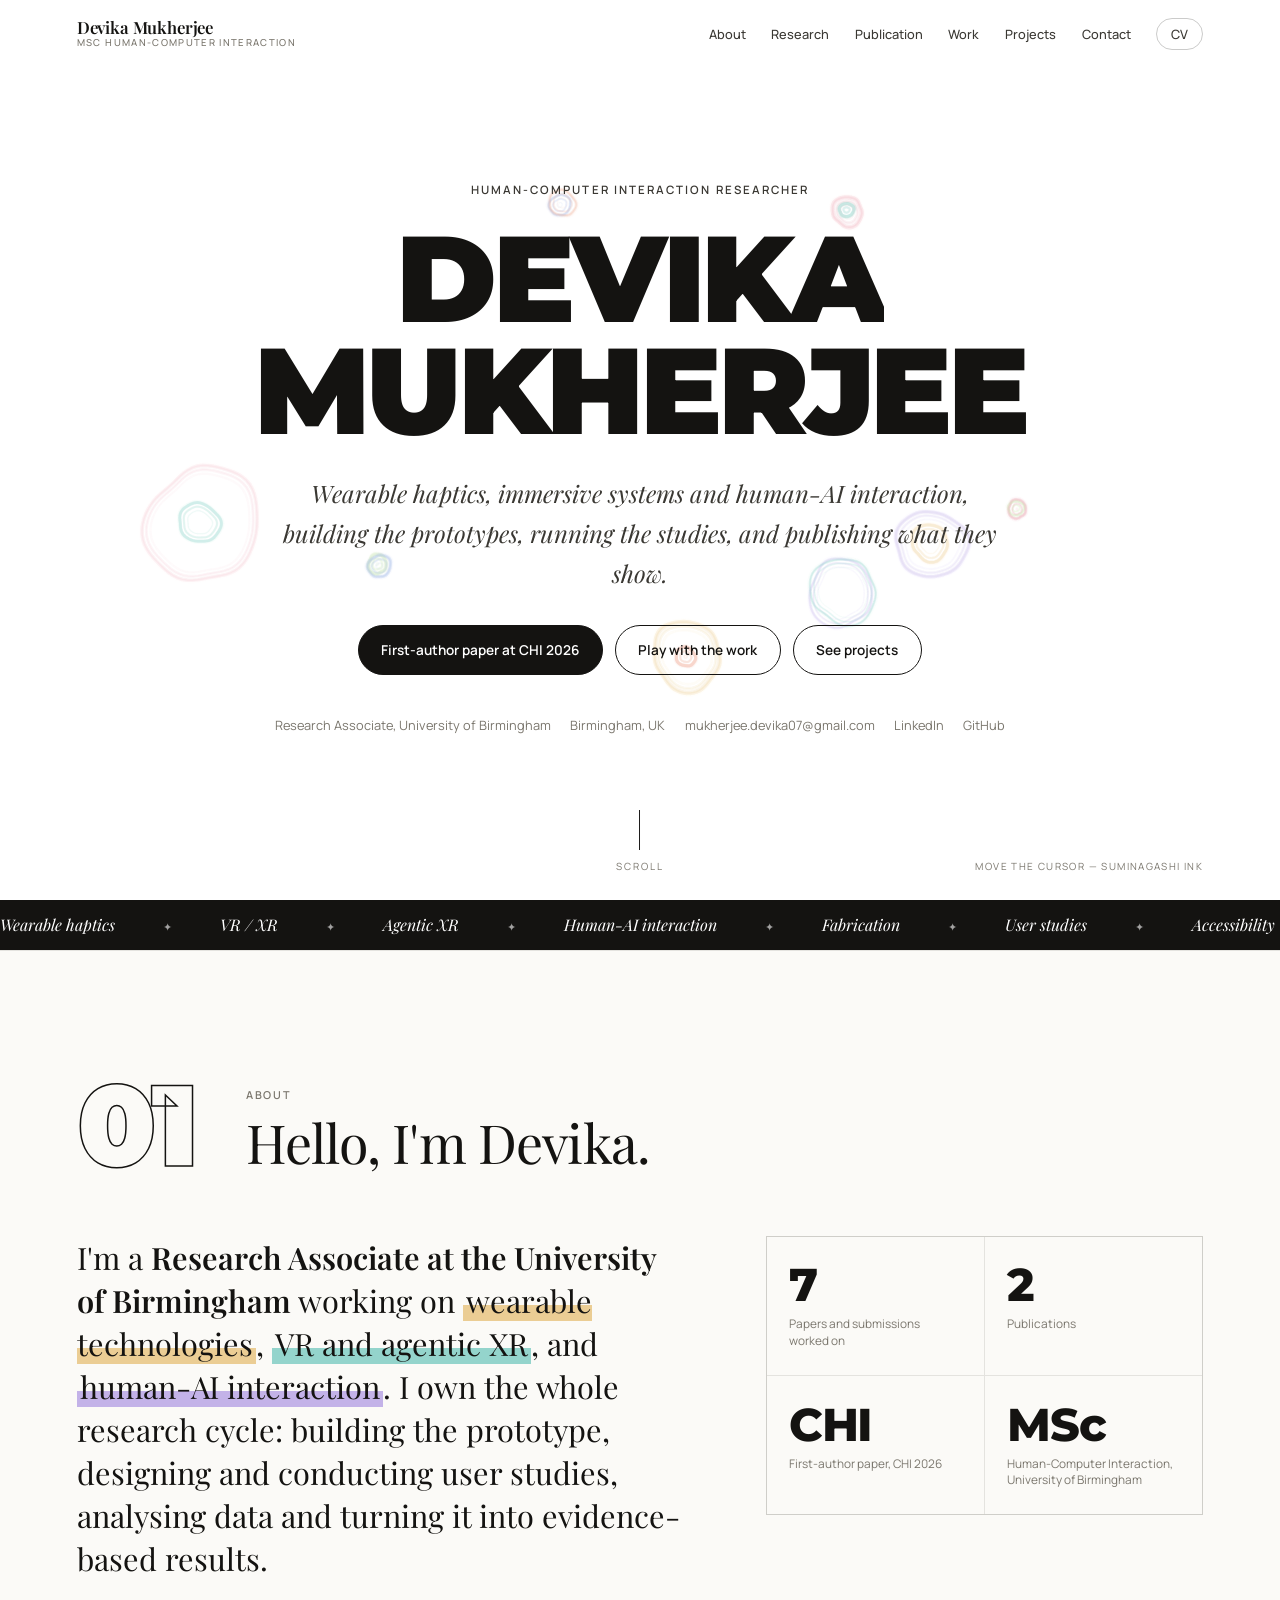
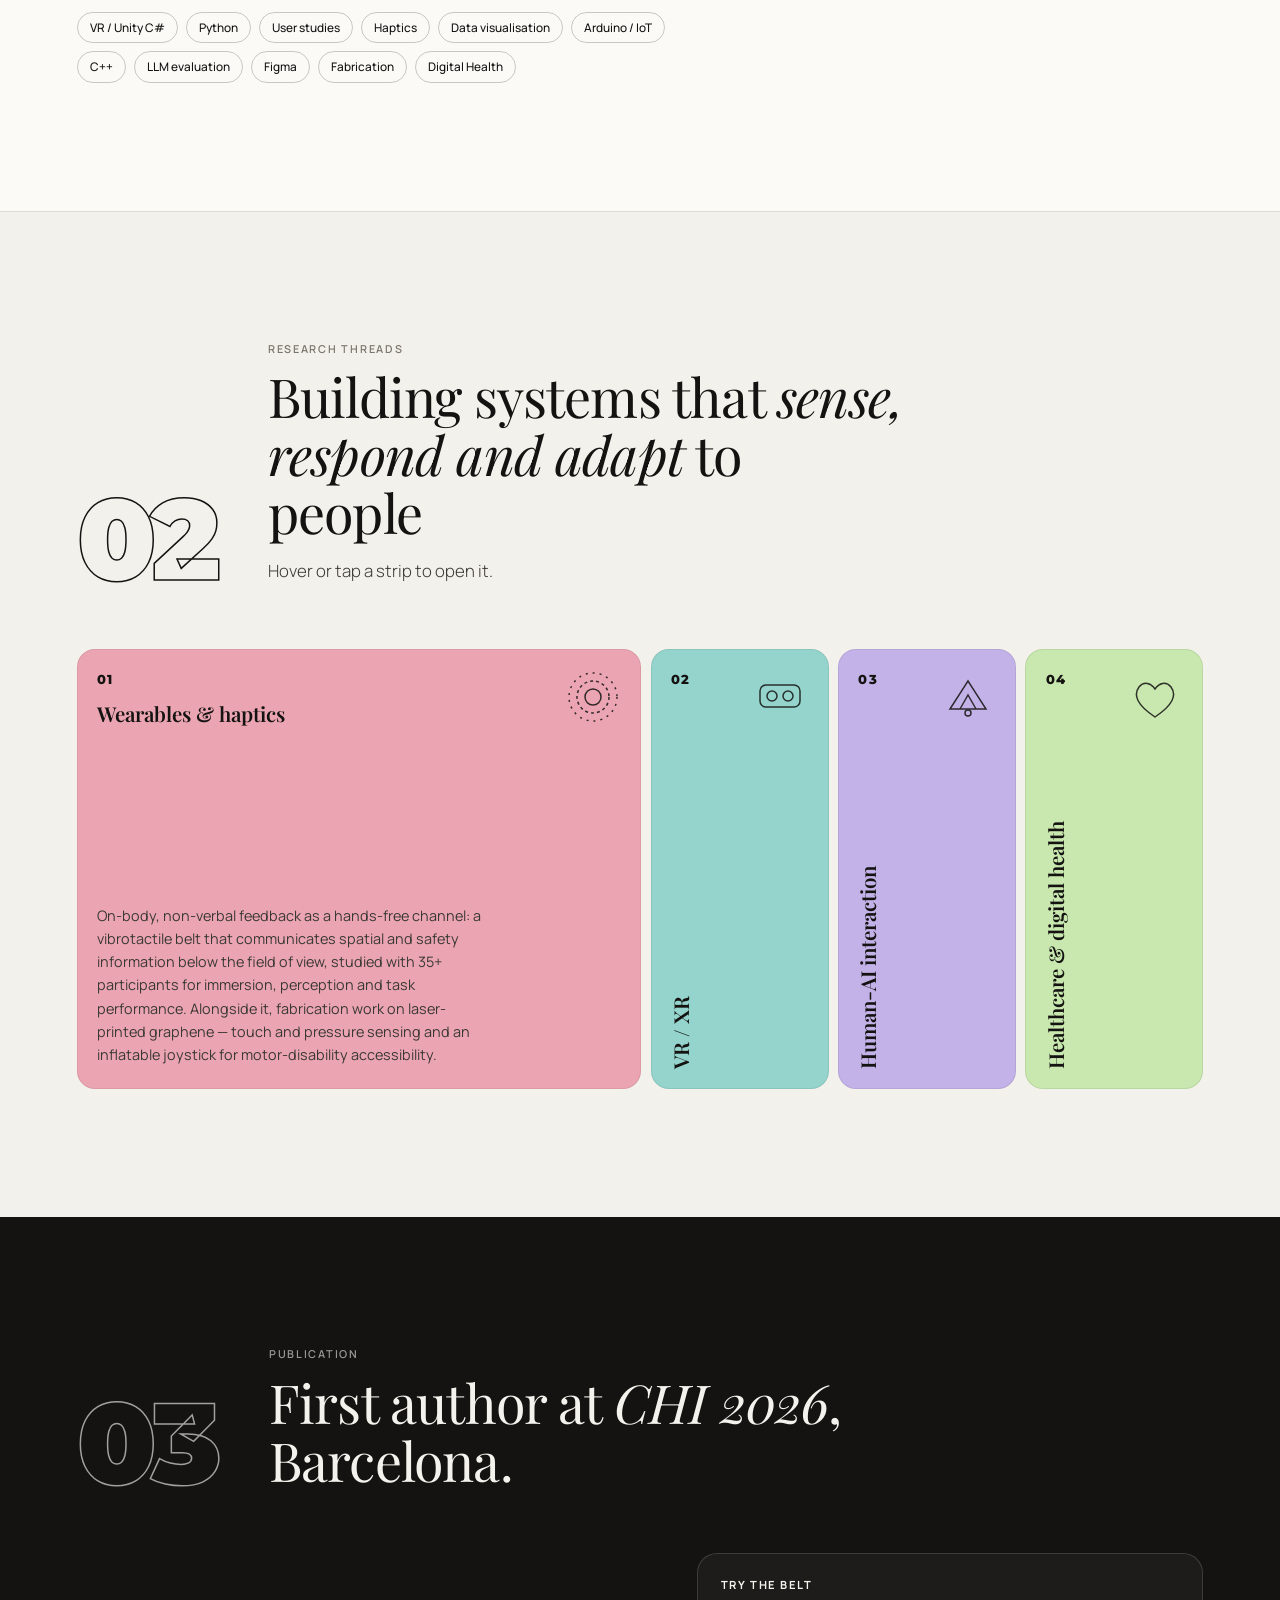
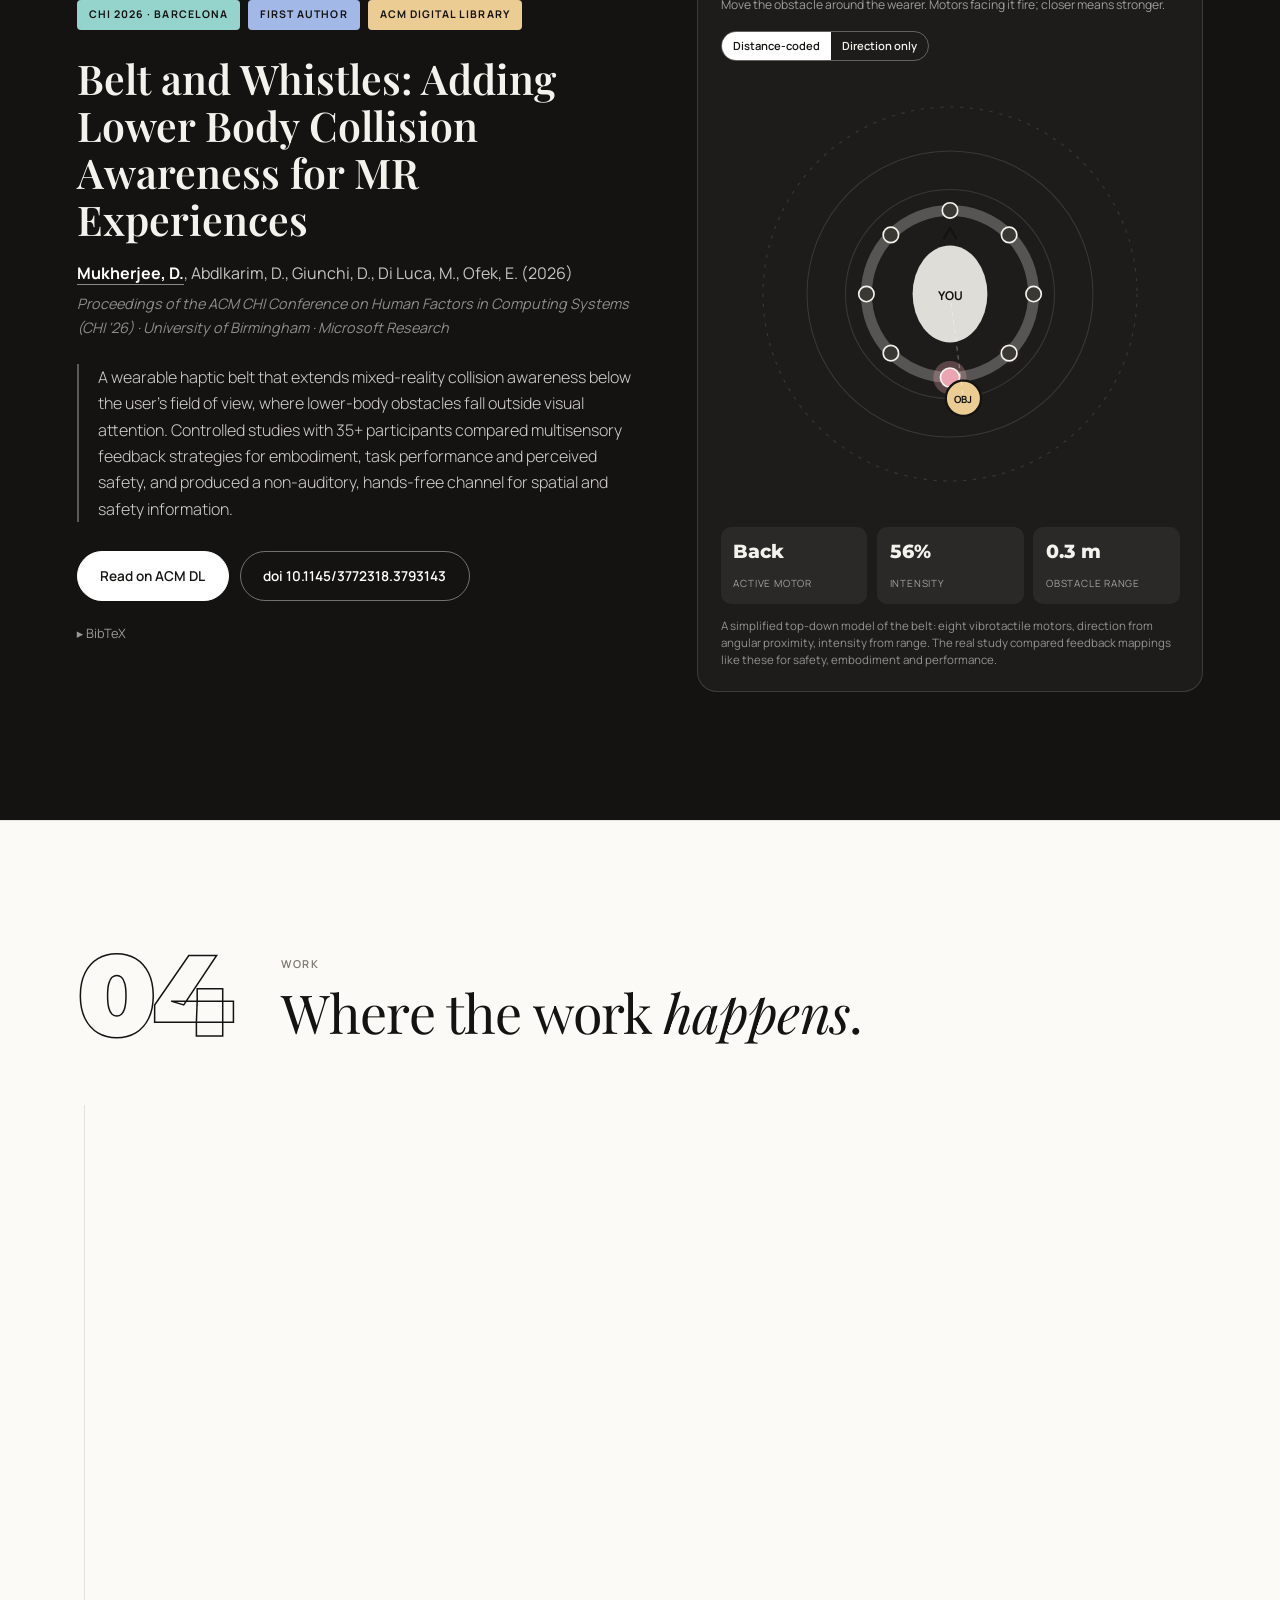
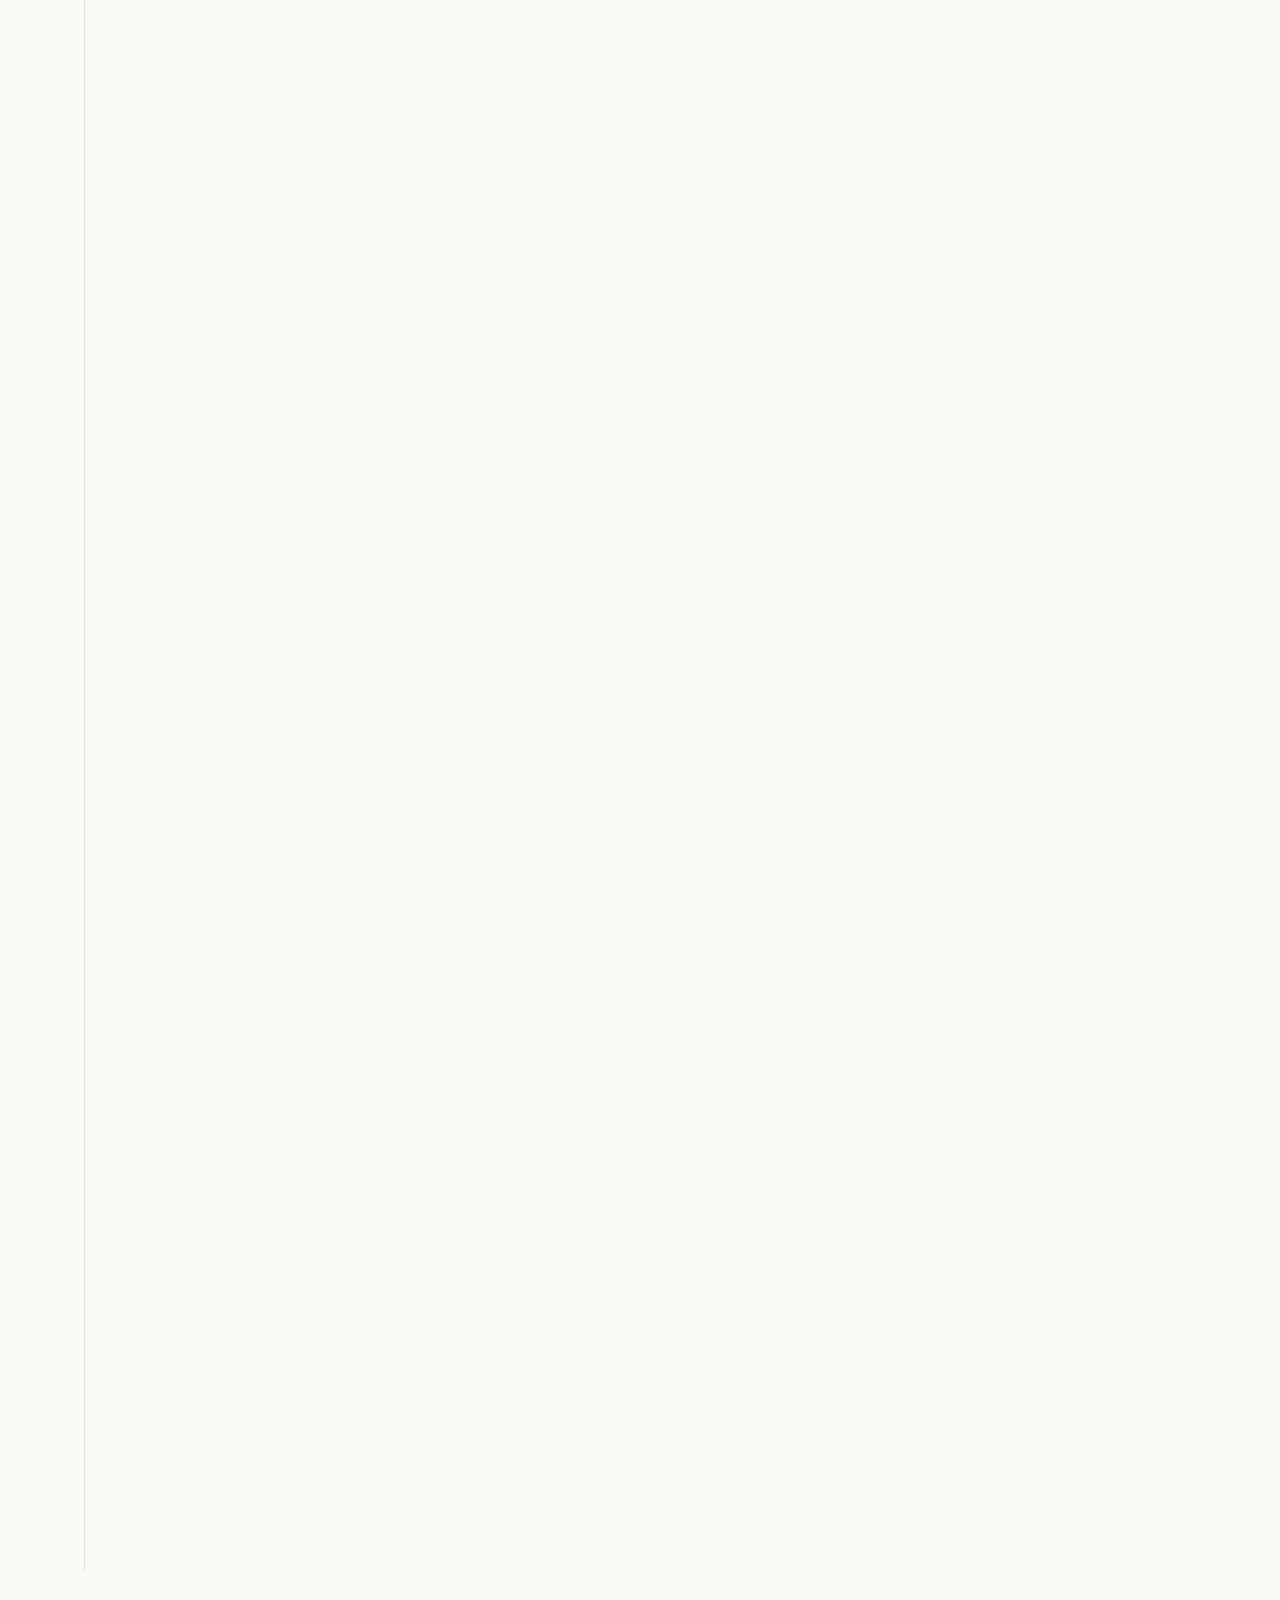
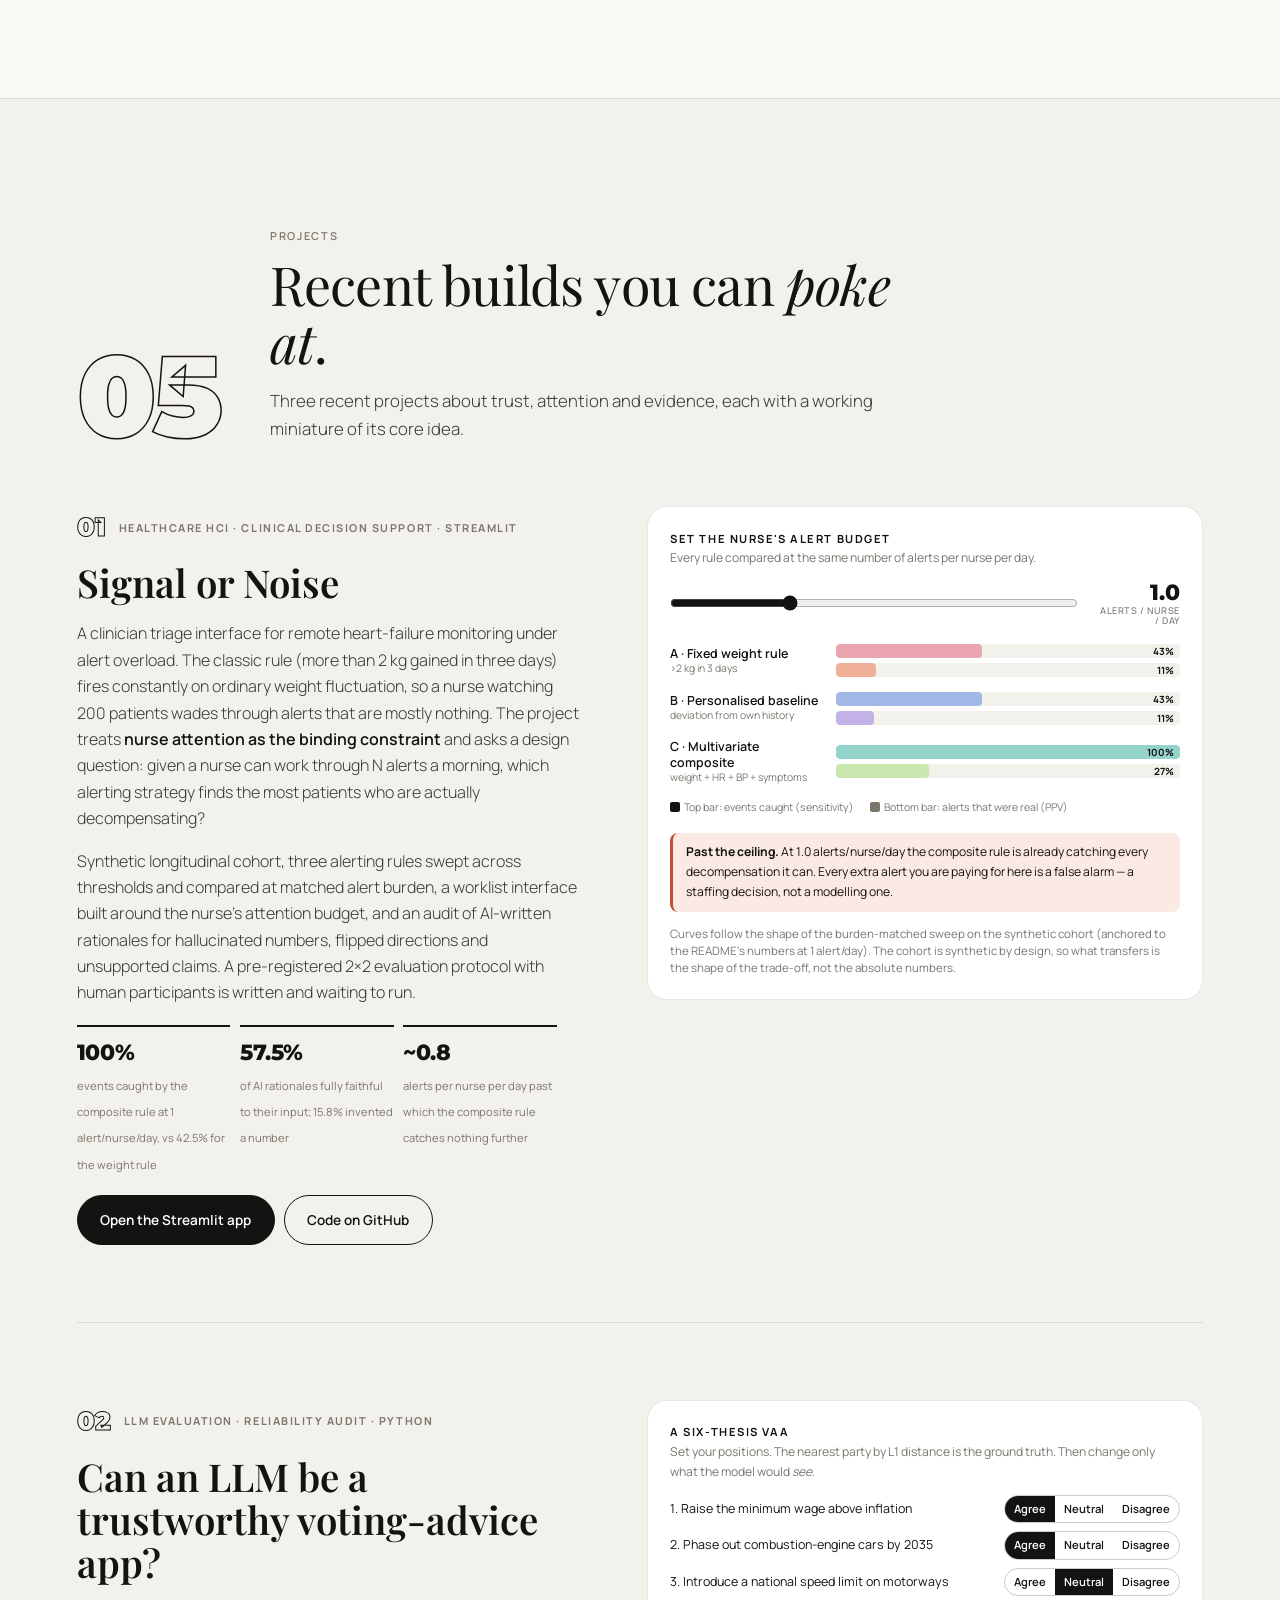
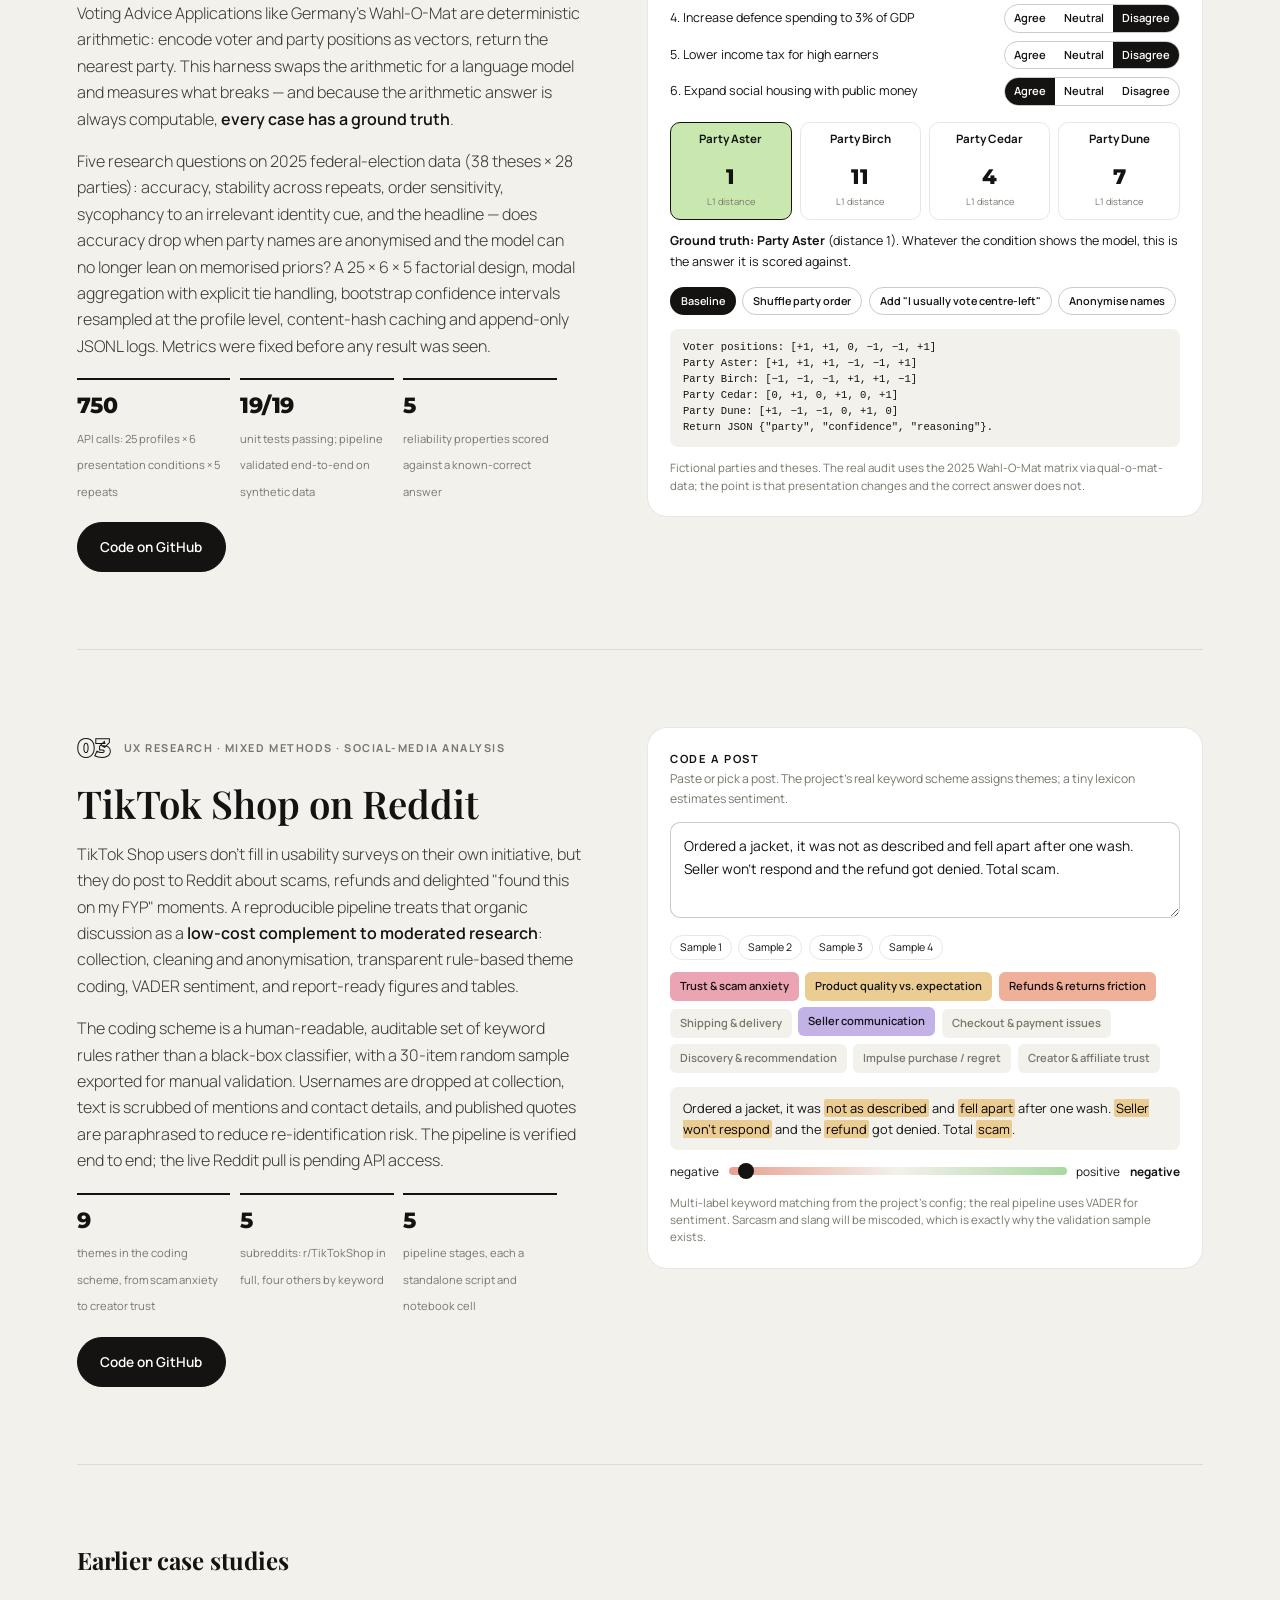
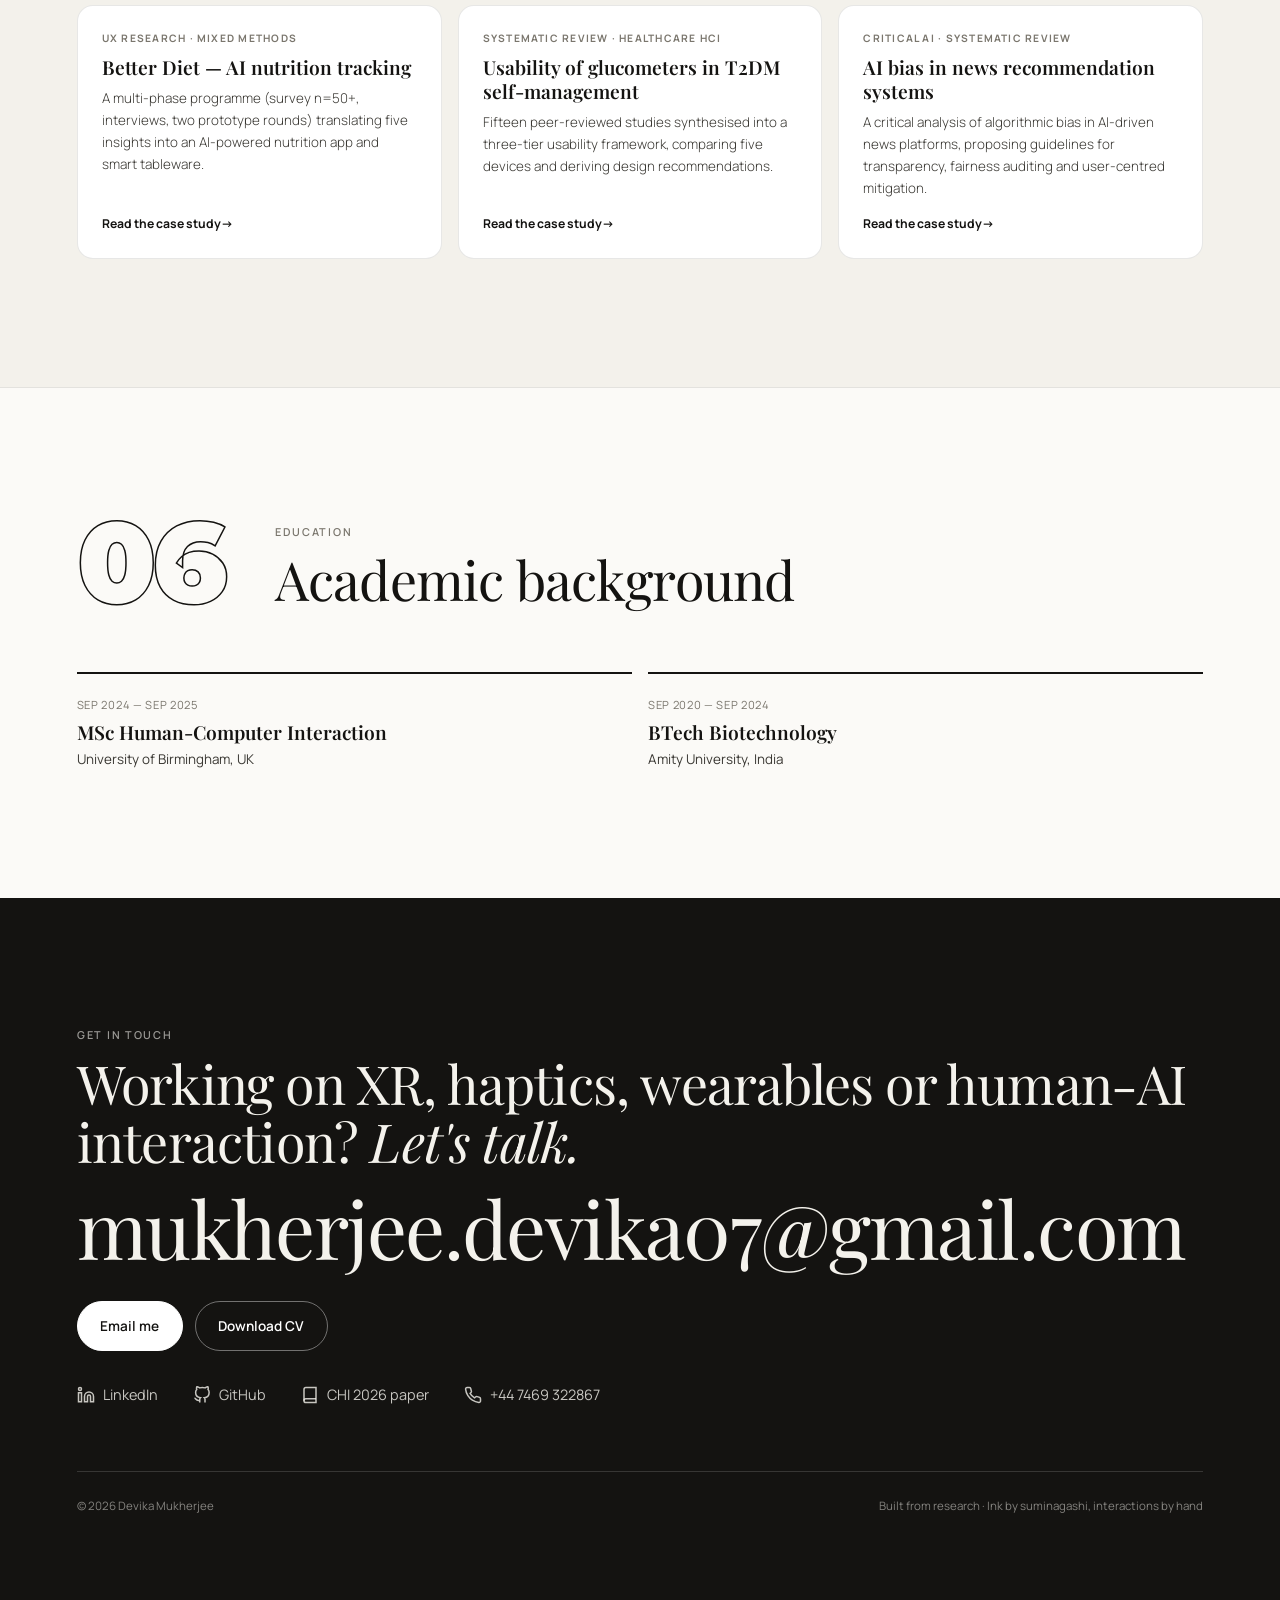
<file: index.html>
<!DOCTYPE html>
<html lang="en">
<head>
<meta charset="UTF-8">
<meta name="viewport" content="width=device-width, initial-scale=1.0">
<title>Devika Mukherjee — HCI Researcher · CHI 2026</title>
<meta name="description" content="Devika Mukherjee — Human-Computer Interaction researcher at the University of Birmingham. Wearable haptics, VR/XR, agentic XR, fabrication and human-AI interaction. First author at CHI 2026.">
<link rel="preconnect" href="https://fonts.googleapis.com">
<link rel="preconnect" href="https://fonts.gstatic.com" crossorigin>
<link href="https://fonts.googleapis.com/css2?family=Playfair+Display:ital,wght@0,400;0,600;0,700;1,400;1,600&family=Manrope:wght@300;400;500;600;700&family=Montserrat:wght@800;900&display=swap" rel="stylesheet">
<link rel="stylesheet" href="assets/css/site.css">
</head>
<body>

<div class="progress" aria-hidden="true"></div>

<nav class="nav" id="nav">
  <a href="#top" class="nav-brand">Devika Mukherjee<small>MSc Human-Computer Interaction</small></a>
  <button class="nav-toggle" aria-label="Menu"><span></span><span></span><span></span></button>
  <ul class="nav-links">
    <li><a href="#about">About</a></li>
    <li><a href="#research">Research</a></li>
    <li><a href="#publication">Publication</a></li>
    <li><a href="#work">Work</a></li>
    <li><a href="#projects">Projects</a></li>
    <li><a href="#contact">Contact</a></li>
    <li><a href="assets/resume.pdf" download="Devika_Mukherjee_CV.pdf" class="nav-cv">CV</a></li>
  </ul>
</nav>

<!-- ============ HERO — the only place the ink lives ============ -->
<header class="hero" id="top">
  <canvas id="ink" class="hero-ink" aria-hidden="true"></canvas>
  <div class="hero-inner">
    <p class="hero-eyebrow">Human-Computer Interaction Researcher</p>
    <h1 class="hero-name" aria-label="Devika Mukherjee"><span class="word">Devika</span><span class="word">Mukherjee</span></h1>
    <p class="hero-tag">Wearable haptics, immersive systems and human-AI interaction, building the prototypes, running the studies, and publishing what they show.</p>
    <div class="hero-ctas">
      <a href="#publication" class="btn btn-fill">First-author paper at CHI 2026</a>
      <a href="#work" class="btn btn-line">Play with the work</a>
      <a href="#projects" class="btn btn-line">See projects</a>
    </div>
    <div class="hero-foot">
      <span>Research Associate, University of Birmingham</span>
      <span>Birmingham, UK</span>
      <a href="mailto:mukherjee.devika07@gmail.com">mukherjee.devika07@gmail.com</a>
      <a href="https://www.linkedin.com/in/devika-mukherjee-3bb5b020a" target="_blank" rel="noopener">LinkedIn</a>
      <a href="https://github.com/devikamukherjee" target="_blank" rel="noopener">GitHub</a>
    </div>
  </div>
  <div class="hero-scroll"><span></span>Scroll</div>
  <div class="hero-hint">Move the cursor — suminagashi ink</div>
</header>

<div class="marquee" aria-hidden="true">
  <div class="marquee-track">
    <span>Wearable haptics</span><span>VR / XR</span><span>Agentic XR</span><span>Human-AI interaction</span><span>Fabrication</span><span>User studies</span><span>Accessibility</span><span>UX research</span>
    <span>Wearable haptics</span><span>VR / XR</span><span>Agentic XR</span><span>Human-AI interaction</span><span>Fabrication</span><span>User studies</span><span>Accessibility</span><span>UX research</span>
  </div>
</div>

<!-- ============ ABOUT ============ -->
<section class="sec" id="about">
  <div class="sec-head">
    <div class="sec-num reveal">01</div>
    <div><div class="sec-label reveal">About</div><h2 class="sec-title reveal">Hello, I'm Devika.</h2></div>
  </div>
  <div class="about-grid">
    <div>
      <p class="about-lead reveal">I'm a <strong>Research Associate at the University of Birmingham</strong> working on <span class="hl">wearable technologies</span>, <span class="hl t">VR and agentic XR</span>, and <span class="hl l">human-AI interaction</span>. I own the whole research cycle: building the prototype, designing and conducting user studies, analysing data and turning it into evidence-based results.</p>
      <div class="skills reveal">
        <span class="chip">VR / Unity C#</span><span class="chip">Python</span><span class="chip">User studies</span><span class="chip">Haptics</span><span class="chip">Data visualisation</span><span class="chip">Arduino / IoT</span><span class="chip">C++</span><span class="chip">LLM evaluation</span><span class="chip">Figma</span><span class="chip">Fabrication</span><span class="chip">Digital Health</span>
      </div>
    </div>
    <div class="stats reveal">
      <div class="stat"><div class="stat-n"><span data-count="7">0</span></div><div class="stat-l">Papers and submissions worked on</div></div>
      <div class="stat"><div class="stat-n"><span data-count="2">0</span></div><div class="stat-l">Publications</div></div>
      <div class="stat"><div class="stat-n">CHI</div><div class="stat-l">First-author paper, CHI 2026</div></div>
      <div class="stat"><div class="stat-n">MSc</div><div class="stat-l">Human-Computer Interaction, University of Birmingham</div></div>
    </div>
  </div>
</section>

<!-- ============ RESEARCH THREADS ============ -->
<section class="sec tint" id="research">
  <div class="sec-head">
    <div class="sec-num reveal">02</div>
    <div><div class="sec-label reveal">Research threads</div><h2 class="sec-title reveal">Building systems that <em>sense, respond and adapt</em> to people</h2>
    <p class="sec-intro reveal">Hover or tap a strip to open it.</p></div>
  </div>
  <div class="threads reveal">
    <div class="thread active" tabindex="0" style="--c: var(--rose)">
      <div class="thread-n">01</div>
      <div class="thread-art"><svg viewBox="0 0 56 56" fill="none" stroke="currentColor" stroke-width="1.5"><circle cx="28" cy="28" r="8"/><circle cx="28" cy="28" r="16" stroke-dasharray="3 3"/><circle cx="28" cy="28" r="24" stroke-dasharray="2 5"/></svg></div>
      <div class="thread-t">Wearables &amp; haptics</div>
      <div class="thread-b">On-body, non-verbal feedback as a hands-free channel: a vibrotactile belt that communicates spatial and safety information below the field of view, studied with 35+ participants for immersion, perception and task performance. Alongside it, fabrication work on laser-printed graphene — touch and pressure sensing and an inflatable joystick for motor-disability accessibility.</div>
    </div>
    <div class="thread" tabindex="0" style="--c: var(--teal)">
      <div class="thread-n">02</div>
      <div class="thread-art"><svg viewBox="0 0 56 56" fill="none" stroke="currentColor" stroke-width="1.5"><rect x="8" y="16" width="40" height="22" rx="6"/><circle cx="20" cy="27" r="5"/><circle cx="36" cy="27" r="5"/></svg></div>
      <div class="thread-t">VR / XR</div>
      <div class="thread-b">Experimental immersive environments built in Unity to study embodiment, perception and behaviour — from lower-body collision awareness in mixed reality to worlds generated live from natural language, evaluated with a 16-participant study (SUS 73.4).</div>
    </div>
    <div class="thread" tabindex="0" style="--c: var(--lav)">
      <div class="thread-n">03</div>
      <div class="thread-art"><svg viewBox="0 0 56 56" fill="none" stroke="currentColor" stroke-width="1.5"><path d="M10 40 L28 12 L46 40 Z"/><path d="M20 40 L28 26 L36 40"/><circle cx="28" cy="44" r="3"/></svg></div>
      <div class="thread-t">Human-AI interaction</div>
      <div class="thread-b">Keeping people in control of AI. A Verification Space where agentic XR proposals are previewed, confirmed, repaired or rolled back before they touch the live scene; a reliability audit asking whether an LLM can be trusted as a voting-advice app; and mixed-methods UX research on how people experience algorithm-driven shopping on TikTok Shop.</div>
    </div>
    <div class="thread" tabindex="0" style="--c: var(--mint)">
      <div class="thread-n">04</div>
      <div class="thread-art"><svg viewBox="0 0 56 56" fill="none" stroke="currentColor" stroke-width="1.5"><path d="M28 48 C10 36 6 26 12 18 C17 12 24 14 28 20 C32 14 39 12 44 18 C50 26 46 36 28 48 Z"/></svg></div>
      <div class="thread-t">Healthcare &amp; digital health</div>
      <div class="thread-b">Designing for people under pressure: a clinician triage interface for heart-failure telemonitoring that treats nurse attention as the scarce resource, a usability review of glucometers for diabetes self-management, and behaviour-change research behind an AI nutrition tracker.</div>
    </div>
  </div>
</section>

<!-- ============ PUBLICATION + BELT DEMO ============ -->
<section class="sec dark" id="publication">
  <div class="sec-head">
    <div class="sec-num reveal">03</div>
    <div><div class="sec-label reveal">Publication</div><h2 class="sec-title reveal">First author at <em>CHI 2026</em>, Barcelona.</h2></div>
  </div>
  <div class="pub-grid">
    <div>
      <div class="badges reveal"><span class="badge">CHI 2026 · Barcelona</span><span class="badge b">First author</span><span class="badge c">ACM Digital Library</span></div>
      <h3 class="pub-title reveal">Belt and Whistles: Adding Lower Body Collision Awareness for MR Experiences</h3>
      <p class="pub-authors reveal"><strong>Mukherjee, D.</strong>, Abdlkarim, D., Giunchi, D., Di Luca, M., Ofek, E. (2026)</p>
      <p class="pub-venue reveal">Proceedings of the ACM CHI Conference on Human Factors in Computing Systems (CHI '26) · University of Birmingham · Microsoft Research</p>
      <p class="pub-abstract reveal">A wearable haptic belt that extends mixed-reality collision awareness below the user's field of view, where lower-body obstacles fall outside visual attention. Controlled studies with 35+ participants compared multisensory feedback strategies for embodiment, task performance and perceived safety, and produced a non-auditory, hands-free channel for spatial and safety information.</p>
      <div class="pub-ctas reveal">
        <a href="https://dl.acm.org/doi/10.1145/3772318.3793143" target="_blank" rel="noopener" class="btn btn-fill on-dark">Read on ACM DL</a>
        <a href="https://doi.org/10.1145/3772318.3793143" target="_blank" rel="noopener" class="btn btn-line on-dark">doi 10.1145/3772318.3793143</a>
      </div>
      <details class="bib reveal">
        <summary>BibTeX</summary>
<pre>@inproceedings{mukherjee2026belt,
  author    = {Mukherjee, Devika and Abdlkarim, Diar and Giunchi, Daniele and Di Luca, Massimiliano and Ofek, Eyal},
  title     = {Belt and Whistles: Adding Lower Body Collision Awareness for MR Experiences},
  booktitle = {Proceedings of the ACM CHI Conference on Human Factors in Computing Systems (CHI '26)},
  year      = {2026},
  location  = {Barcelona, Spain},
  publisher = {ACM},
  doi       = {10.1145/3772318.3793143}
}</pre>
      </details>
    </div>
    <div class="demo reveal">
      <div class="demo-head">
        <div><div class="demo-title">Try the belt</div><div class="demo-sub">Move the obstacle around the wearer. Motors facing it fire; closer means stronger.</div></div>
        <div class="seg" id="belt-mode"><button class="on" data-mode="distance">Distance-coded</button><button data-mode="direction">Direction only</button></div>
      </div>
      <div class="belt-wrap" id="belt"></div>
      <div class="belt-readout">
        <div><b id="belt-motor">—</b><span>Active motor</span></div>
        <div><b id="belt-int">0%</b><span>Intensity</span></div>
        <div><b id="belt-dist">— m</b><span>Obstacle range</span></div>
      </div>
      <p class="demo-note">A simplified top-down model of the belt: eight vibrotactile motors, direction from angular proximity, intensity from range. The real study compared feedback mappings like these for safety, embodiment and performance.</p>
    </div>
  </div>
</section>

<!-- ============ WORK ============ -->
<section class="sec" id="work">
  <div class="sec-head">
    <div class="sec-num reveal">04</div>
    <div><div class="sec-label reveal">Work</div><h2 class="sec-title reveal">Where the work <em>happens</em>.</h2></div>
  </div>
  <div class="timeline">
    <div class="timeline-line" aria-hidden="true"><i></i></div>

    <article class="job reveal">
      <div class="job-when"><b>Jun 2025 — Present</b>Birmingham, UK</div>
      <div>
        <h3 class="job-role">Research Associate — The Belt Project</h3>
        <p class="job-org">VR Lab, University of Birmingham <em>· with Prof. Eyal Ofek, Prof. Massimiliano Di Luca, Dr Daniele Giunchi, Dr Diar Abdlkarim</em></p>
        <ul>
          <li>Designed and built a <strong>wearable haptic belt prototype</strong> and evaluated it in controlled VR studies with 35+ participants, owning the full research cycle from study design and recruitment to analysis and reporting.</li>
          <li>Researching cross-modal, non-verbal feedback (haptic and spatial cues) as a <strong>hands-free communication channel</strong> in immersive systems, including evaluation of AI-driven interactive systems for reliability and user trust.</li>
          <li>Analysed behavioural, task-performance and user-experience data in <strong>Python</strong>, combining interaction metrics with self-report measures to produce evidence-based design recommendations.</li>
          <li>Evaluated how wearable haptic feedback communicates spatial and safety information non-verbally, examining immersion, perception and task performance for a novel, non-auditory interaction channel, with applications in <strong>accessible, context-aware alerting</strong>.</li>
          <li>Collaborated with internationally recognised HCI researchers; the work resulted in a first-author publication at CHI 2026.</li>
        </ul>
        <a href="#publication" class="callout">→ Belt and Whistles, CHI 2026</a>
        <div class="job-tags"><span style="--c: var(--rose)">Haptics</span><span style="--c: var(--teal)">VR</span><span>Unity</span><span>Python</span><span>User studies</span></div>
      </div>
    </article>

    <article class="job reveal">
      <div class="job-when"><b>Ongoing</b>DreamcodeVR</div>
      <div>
        <h3 class="job-role">Human-Computer Interaction Team Member</h3>
        <p class="job-org">DreamcodeVR</p>
        <ul>
          <li><strong>Continuous World Generation.</strong> HCI contributor on a system that generates immersive VR content from free-form natural-language requests in real time, including Minecraft-style biomes. Ran a 16-participant user study evaluating intent fidelity, perceived control and usability (SUS = 73.4), assessing how well the system adapted the world to what users actually asked for.</li>
          <li><strong>Worlds That Think With Us: Toward Symbiotic AgenticXR.</strong> Leading experiment design and ongoing development for an agentic XR system in which AI proposals must pass a <strong>Verification Space</strong> (preview, confirmation, repair, rollback) before they change the live scene, so users stay in control of AI-driven adaptation.</li>
        </ul>
        <div class="job-tags"><span style="--c: var(--lav)">Agentic XR</span><span style="--c: var(--teal)">VR</span><span>LLMs</span><span>SUS</span><span>Experiment design</span></div>
        <details class="try">
          <summary><i>+</i> Try the Verification Space</summary>
          <div class="demo">
            <div class="demo-head"><div><div class="demo-title">Propose, then verify</div><div class="demo-sub">Ask for a world. The AI's proposal lands in a preview; nothing goes live until you say so.</div></div></div>
            <div class="vs-input"><input id="vs-input" type="text" placeholder="e.g. a snowy forest at night, a desert, a candy beach…" aria-label="Describe a world"><button class="btn btn-fill" id="vs-propose" style="padding:.5rem 1rem;font-size:.76rem">Propose</button></div>
            <div class="vs">
              <div class="vs-box"><h5>Preview (AI proposal)</h5><div class="scene empty" id="vs-preview"><div class="sun"></div><i></i><i></i><i></i><div class="lbl">empty</div></div></div>
              <div class="vs-box"><h5>Live scene</h5><div class="scene empty" id="vs-live"><div class="sun"></div><i></i><i></i><i></i><div class="lbl">empty</div></div></div>
            </div>
            <div class="vs-actions">
              <button class="btn btn-fill" id="vs-confirm" disabled>Confirm</button>
              <button class="btn btn-line" id="vs-repair" disabled>Repair</button>
              <button class="btn btn-line" id="vs-rollback" disabled>Rollback</button>
            </div>
            <div class="vs-log" id="vs-log">Type a request and press Propose.</div>
          </div>
        </details>
      </div>
    </article>

    <article class="job reveal">
      <div class="job-when"><b>2026 — Present</b>Birmingham, UK</div>
      <div>
        <h3 class="job-role">Research Collaborator — HCI Fabrication Techniques</h3>
        <p class="job-org">Robotics Lab, School of Computer Science, University of Birmingham</p>
        <ul>
          <li>Co-authored a submission to <strong>CHI 2027</strong> systematically characterising Laser-Induced Forward Transfer (LIFT) printing of graphene ink across substrates relevant to HCI — tattoo paper, PDMS, PET, TPU-coated nylon, bamboo — including electrical and mechanical characterisation of the printed material.</li>
          <li>Contributed to demonstrator interactive devices built with LIFT-printed graphene, including <strong>touch/pressure sensing</strong> and an <strong>inflatable joystick</strong> prototype for motor-disability accessibility.</li>
        </ul>
        <div class="job-tags"><span style="--c: var(--honey)">Fabrication</span><span>Graphene</span><span>LIFT</span><span>Accessibility</span></div>
        <details class="try">
          <summary><i>+</i> Try a printed pressure sensor</summary>
          <div class="demo">
            <div class="demo-head"><div><div class="demo-title">Graphene track under load</div><div class="demo-sub">Hover to touch, press and hold to load the pad. Resistance falls as contact pressure rises.</div></div></div>
            <div class="pad" id="pad" aria-label="Pressure pad demo"></div>
            <svg class="pad-trace" id="pad-trace" viewBox="0 0 100 48" preserveAspectRatio="none" aria-hidden="true"><polyline points=""></polyline></svg>
            <div class="pad-readout">
              <div><b id="pad-r">1200 Ω</b>Track resistance</div>
              <div><b id="pad-force">0.0 N</b>Applied force</div>
              <div><b id="pad-cell">—</b>Loaded cell</div>
            </div>
            <p class="demo-note">Illustrative piezoresistive response, not measured data: the real characterisation lives in the CHI 2027 submission.</p>
          </div>
        </details>
      </div>
    </article>

    <article class="job reveal">
      <div class="job-when"><b>Dec 2025 — May 2026</b>ATOUCH</div>
      <div>
        <h3 class="job-role">Research Associate &amp; Associate Project Manager</h3>
        <p class="job-org">ATOUCH</p>
        <ul>
          <li>Translated research objectives into <strong>funding proposals</strong> aligned with industry and business priorities, building experience in framing research value for non-research stakeholders.</li>
          <li>Coordinated industry partnerships and stakeholder engagement across academia and business, supporting research aimed at real-world applications.</li>
        </ul>
        <div class="job-tags"><span>Grant writing</span><span>Project management</span><span>Industry partnerships</span></div>
      </div>
    </article>

    <article class="job reveal">
      <div class="job-when"><b>Dec 2025</b>Birmingham, UK</div>
      <div>
        <h3 class="job-role">Freelance Software Development — Human-Robot Interaction</h3>
        <p class="job-org">Extreme Robotics Lab, University of Birmingham</p>
        <ul>
          <li>Built a <strong>Unity simulation of robotic battery-disassembly workflows</strong> (KUKA KR-16) supporting ML integration, and delivered demo-ready assets for stakeholder presentations.</li>
        </ul>
        <div class="job-tags"><span>Unity</span><span>Robotics</span><span>Simulation</span></div>
      </div>
    </article>
  </div>
</section>

<!-- ============ PROJECTS ============ -->
<section class="sec tint" id="projects">
  <div class="sec-head">
    <div class="sec-num reveal">05</div>
    <div><div class="sec-label reveal">Projects</div><h2 class="sec-title reveal">Recent builds you can <em>poke at</em>.</h2>
    <p class="sec-intro reveal">Three recent projects about trust, attention and evidence, each with a working miniature of its core idea.</p></div>
  </div>

  <article class="project">
    <div>
      <div class="project-k reveal" data-n="01">Healthcare HCI · Clinical decision support · Streamlit</div>
      <h3 class="project-t reveal">Signal or Noise</h3>
      <p class="project-d reveal">A clinician triage interface for remote heart-failure monitoring under alert overload. The classic rule (more than 2 kg gained in three days) fires constantly on ordinary weight fluctuation, so a nurse watching 200 patients wades through alerts that are mostly nothing. The project treats <strong>nurse attention as the binding constraint</strong> and asks a design question: given a nurse can work through N alerts a morning, which alerting strategy finds the most patients who are actually decompensating?</p>
      <p class="project-d reveal">Synthetic longitudinal cohort, three alerting rules swept across thresholds and compared at matched alert burden, a worklist interface built around the nurse's attention budget, and an audit of AI-written rationales for hallucinated numbers, flipped directions and unsupported claims. A pre-registered 2×2 evaluation protocol with human participants is written and waiting to run.</p>
      <div class="project-facts reveal">
        <div><b>100%</b><span>events caught by the composite rule at 1 alert/nurse/day, vs 42.5% for the weight rule</span></div>
        <div><b>57.5%</b><span>of AI rationales fully faithful to their input; 15.8% invented a number</span></div>
        <div><b>~0.8</b><span>alerts per nurse per day past which the composite rule catches nothing further</span></div>
      </div>
      <div class="project-links reveal">
        <a href="https://signal-or-noise.streamlit.app/" target="_blank" rel="noopener" class="btn btn-fill">Open the Streamlit app</a>
        <a href="https://github.com/devikamukherjee/signal-or-noise" target="_blank" rel="noopener" class="btn btn-line">Code on GitHub</a>
      </div>
    </div>
    <div class="demo reveal">
      <div class="demo-head"><div><div class="demo-title">Set the nurse's alert budget</div><div class="demo-sub">Every rule compared at the same number of alerts per nurse per day.</div></div></div>
      <div class="slider-row">
        <input type="range" id="budget-range" min="0.2" max="3" step="0.1" value="1" aria-label="Alerts per nurse per day">
        <div class="slider-val" id="budget-val">1.0<small>alerts / nurse / day</small></div>
      </div>
      <div class="budget-row"><div class="budget-name">A · Fixed weight rule<small>&gt;2 kg in 3 days</small></div><div class="bars"><div class="bar" data-rule="A" data-m="sens"><i style="--c: var(--rose)"></i><b></b></div><div class="bar" data-rule="A" data-m="ppv"><i style="--c: var(--peach)"></i><b></b></div></div></div>
      <div class="budget-row"><div class="budget-name">B · Personalised baseline<small>deviation from own history</small></div><div class="bars"><div class="bar" data-rule="B" data-m="sens"><i style="--c: var(--corn)"></i><b></b></div><div class="bar" data-rule="B" data-m="ppv"><i style="--c: var(--lav)"></i><b></b></div></div></div>
      <div class="budget-row"><div class="budget-name">C · Multivariate composite<small>weight + HR + BP + symptoms</small></div><div class="bars"><div class="bar" data-rule="C" data-m="sens"><i style="--c: var(--teal)"></i><b></b></div><div class="bar" data-rule="C" data-m="ppv"><i style="--c: var(--mint)"></i><b></b></div></div></div>
      <div class="bar-key"><span><i style="background:var(--ink)"></i>Top bar: events caught (sensitivity)</span><span><i style="background:var(--ink-3)"></i>Bottom bar: alerts that were real (PPV)</span></div>
      <div class="ceiling" id="ceiling" style="margin-top:1rem"></div>
      <p class="demo-note">Curves follow the shape of the burden-matched sweep on the synthetic cohort (anchored to the README's numbers at 1 alert/day). The cohort is synthetic by design, so what transfers is the shape of the trade-off, not the absolute numbers.</p>
    </div>
  </article>

  <article class="project">
    <div>
      <div class="project-k reveal" data-n="02">LLM evaluation · Reliability audit · Python</div>
      <h3 class="project-t reveal">Can an LLM be a trustworthy voting-advice app?</h3>
      <p class="project-d reveal">Voting Advice Applications like Germany's Wahl-O-Mat are deterministic arithmetic: encode voter and party positions as vectors, return the nearest party. This harness swaps the arithmetic for a language model and measures what breaks — and because the arithmetic answer is always computable, <strong>every case has a ground truth</strong>.</p>
      <p class="project-d reveal">Five research questions on 2025 federal-election data (38 theses × 28 parties): accuracy, stability across repeats, order sensitivity, sycophancy to an irrelevant identity cue, and the headline — does accuracy drop when party names are anonymised and the model can no longer lean on memorised priors? A 25 × 6 × 5 factorial design, modal aggregation with explicit tie handling, bootstrap confidence intervals resampled at the profile level, content-hash caching and append-only JSONL logs. Metrics were fixed before any result was seen.</p>
      <div class="project-facts reveal">
        <div><b>750</b><span>API calls: 25 profiles × 6 presentation conditions × 5 repeats</span></div>
        <div><b>19/19</b><span>unit tests passing; pipeline validated end-to-end on synthetic data</span></div>
        <div><b>5</b><span>reliability properties scored against a known-correct answer</span></div>
      </div>
      <div class="project-links reveal">
        <a href="https://github.com/devikamukherjee/vaa-audit" target="_blank" rel="noopener" class="btn btn-fill">Code on GitHub</a>
      </div>
    </div>
    <div class="demo reveal">
      <div class="demo-head"><div><div class="demo-title">A six-thesis VAA</div><div class="demo-sub">Set your positions. The nearest party by L1 distance is the ground truth. Then change only what the model would <em>see</em>.</div></div></div>
      <div class="vaa-theses" id="vaa-theses"></div>
      <div class="vaa-parties" id="vaa-parties"></div>
      <div class="vaa-verdict" id="vaa-verdict"></div>
      <div class="vaa-cond" id="vaa-cond">
        <button class="on" data-cond="baseline">Baseline</button>
        <button data-cond="shuffled">Shuffle party order</button>
        <button data-cond="primed">Add "I usually vote centre-left"</button>
        <button data-cond="anonymised">Anonymise names</button>
      </div>
      <pre class="vaa-prompt" id="vaa-prompt"></pre>
      <p class="demo-note">Fictional parties and theses. The real audit uses the 2025 Wahl-O-Mat matrix via qual-o-mat-data; the point is that presentation changes and the correct answer does not.</p>
    </div>
  </article>

  <article class="project">
    <div>
      <div class="project-k reveal" data-n="03">UX research · Mixed methods · Social-media analysis</div>
      <h3 class="project-t reveal">TikTok Shop on Reddit</h3>
      <p class="project-d reveal">TikTok Shop users don't fill in usability surveys on their own initiative, but they do post to Reddit about scams, refunds and delighted "found this on my FYP" moments. A reproducible pipeline treats that organic discussion as a <strong>low-cost complement to moderated research</strong>: collection, cleaning and anonymisation, transparent rule-based theme coding, VADER sentiment, and report-ready figures and tables.</p>
      <p class="project-d reveal">The coding scheme is a human-readable, auditable set of keyword rules rather than a black-box classifier, with a 30-item random sample exported for manual validation. Usernames are dropped at collection, text is scrubbed of mentions and contact details, and published quotes are paraphrased to reduce re-identification risk. The pipeline is verified end to end; the live Reddit pull is pending API access.</p>
      <div class="project-facts reveal">
        <div><b>9</b><span>themes in the coding scheme, from scam anxiety to creator trust</span></div>
        <div><b>5</b><span>subreddits: r/TikTokShop in full, four others by keyword</span></div>
        <div><b>5</b><span>pipeline stages, each a standalone script and notebook cell</span></div>
      </div>
      <div class="project-links reveal">
        <a href="https://github.com/devikamukherjee/tiktok-shop-reddit-uxr" target="_blank" rel="noopener" class="btn btn-fill">Code on GitHub</a>
      </div>
    </div>
    <div class="demo reveal">
      <div class="demo-head"><div><div class="demo-title">Code a post</div><div class="demo-sub">Paste or pick a post. The project's real keyword scheme assigns themes; a tiny lexicon estimates sentiment.</div></div></div>
      <textarea class="theme-input" id="theme-input" aria-label="Reddit post text"></textarea>
      <div class="theme-samples" id="theme-samples"></div>
      <div class="themes" id="themes"></div>
      <div class="theme-hl" id="theme-hl"></div>
      <div class="sent"><span>negative</span><div class="sent-bar"><i id="sent-dot"></i></div><span>positive</span><strong id="sent-label" style="min-width:5ch">neutral</strong></div>
      <p class="demo-note">Multi-label keyword matching from the project's config; the real pipeline uses VADER for sentiment. Sarcasm and slang will be miscoded, which is exactly why the validation sample exists.</p>
    </div>
  </article>

  <h3 class="sub-h reveal">Earlier case studies</h3>
  <div class="cards">
    <a href="projects/better-diet.html" target="_blank" rel="noopener" class="card reveal" data-stagger>
      <div class="card-k">UX research · Mixed methods</div>
      <div class="card-t">Better Diet — AI nutrition tracking</div>
      <div class="card-d">A multi-phase programme (survey n=50+, interviews, two prototype rounds) translating five insights into an AI-powered nutrition app and smart tableware.</div>
      <span class="card-cta">Read the case study</span>
    </a>
    <a href="projects/glucometer.html" target="_blank" rel="noopener" class="card reveal" data-stagger>
      <div class="card-k">Systematic review · Healthcare HCI</div>
      <div class="card-t">Usability of glucometers in T2DM self-management</div>
      <div class="card-d">Fifteen peer-reviewed studies synthesised into a three-tier usability framework, comparing five devices and deriving design recommendations.</div>
      <span class="card-cta">Read the case study</span>
    </a>
    <a href="projects/ai-bias.html" target="_blank" rel="noopener" class="card reveal" data-stagger>
      <div class="card-k">Critical AI · Systematic review</div>
      <div class="card-t">AI bias in news recommendation systems</div>
      <div class="card-d">A critical analysis of algorithmic bias in AI-driven news platforms, proposing guidelines for transparency, fairness auditing and user-centred mitigation.</div>
      <span class="card-cta">Read the case study</span>
    </a>
  </div>
</section>

<!-- ============ EDUCATION ============ -->
<section class="sec" id="education">
  <div class="sec-head">
    <div class="sec-num reveal">06</div>
    <div><div class="sec-label reveal">Education</div><h2 class="sec-title reveal">Academic background</h2></div>
  </div>
  <div class="edu">
    <div class="reveal" data-stagger><small>Sep 2024 — Sep 2025</small><b>MSc Human-Computer Interaction</b><span>University of Birmingham, UK</span></div>
    <div class="reveal" data-stagger><small>Sep 2020 — Sep 2024</small><b>BTech Biotechnology</b><span>Amity University, India</span></div>
  </div>
</section>

<!-- ============ CONTACT ============ -->
<section class="sec dark" id="contact">
  <div class="sec-label reveal">Get in touch</div>
  <h2 class="sec-title reveal" style="max-width:none">Working on XR, haptics, wearables or human-AI interaction? <em>Let's talk.</em></h2>
  <p class="contact-big reveal"><a href="mailto:mukherjee.devika07@gmail.com">mukherjee.devika07@gmail.com</a></p>
  <div class="hero-ctas reveal" style="justify-content:flex-start">
    <a href="mailto:mukherjee.devika07@gmail.com" class="btn btn-fill on-dark">Email me</a>
    <a href="assets/resume.pdf" download="Devika_Mukherjee_CV.pdf" class="btn btn-line on-dark">Download CV</a>
  </div>
  <div class="contact-links reveal">
    <a href="https://www.linkedin.com/in/devika-mukherjee-3bb5b020a" target="_blank" rel="noopener"><svg viewBox="0 0 24 24" fill="none" stroke="currentColor" stroke-width="2"><path d="M16 8a6 6 0 0 1 6 6v7h-4v-7a2 2 0 0 0-4 0v7h-4v-7a6 6 0 0 1 6-6z"/><rect x="2" y="9" width="4" height="12"/><circle cx="4" cy="4" r="2"/></svg>LinkedIn</a>
    <a href="https://github.com/devikamukherjee" target="_blank" rel="noopener"><svg viewBox="0 0 24 24" fill="none" stroke="currentColor" stroke-width="2"><path d="M9 19c-5 1.5-5-2.5-7-3m14 6v-3.87a3.37 3.37 0 0 0-.94-2.61c3.14-.35 6.44-1.54 6.44-7A5.44 5.44 0 0 0 20 4.77 5.07 5.07 0 0 0 19.91 1S18.73.65 16 2.48a13.38 13.38 0 0 0-7 0C6.27.65 5.09 1 5.09 1A5.07 5.07 0 0 0 5 4.77a5.44 5.44 0 0 0-1.5 3.78c0 5.42 3.3 6.61 6.44 7A3.37 3.37 0 0 0 9 18.13V22"/></svg>GitHub</a>
    <a href="https://dl.acm.org/doi/10.1145/3772318.3793143" target="_blank" rel="noopener"><svg viewBox="0 0 24 24" fill="none" stroke="currentColor" stroke-width="2"><path d="M4 19.5A2.5 2.5 0 0 1 6.5 17H20"/><path d="M6.5 2H20v20H6.5A2.5 2.5 0 0 1 4 19.5v-15A2.5 2.5 0 0 1 6.5 2z"/></svg>CHI 2026 paper</a>
    <a href="tel:+447469322867"><svg viewBox="0 0 24 24" fill="none" stroke="currentColor" stroke-width="2"><path d="M22 16.92v3a2 2 0 0 1-2.18 2 19.79 19.79 0 0 1-8.63-3.07 19.5 19.5 0 0 1-6-6 19.79 19.79 0 0 1-3.07-8.67A2 2 0 0 1 4.11 2h3a2 2 0 0 1 2 1.72c.13.96.36 1.9.7 2.81a2 2 0 0 1-.45 2.11L8.09 9.91a16 16 0 0 0 6 6l1.27-1.27a2 2 0 0 1 2.11-.45c.91.34 1.85.57 2.81.7A2 2 0 0 1 22 16.92z"/></svg>+44 7469 322867</a>
  </div>
  <div class="foot"><span>© <span id="year">2026</span> Devika Mukherjee</span><span>Built from research · Ink by suminagashi, interactions by hand</span></div>
</section>

<div class="cur-dot" aria-hidden="true"></div>
<div class="cur-ring" aria-hidden="true"></div>

<script src="assets/js/ink.js" defer></script>
<script src="assets/js/site.js" defer></script>
<script src="assets/js/widgets.js" defer></script>
</body>
</html>
</file>
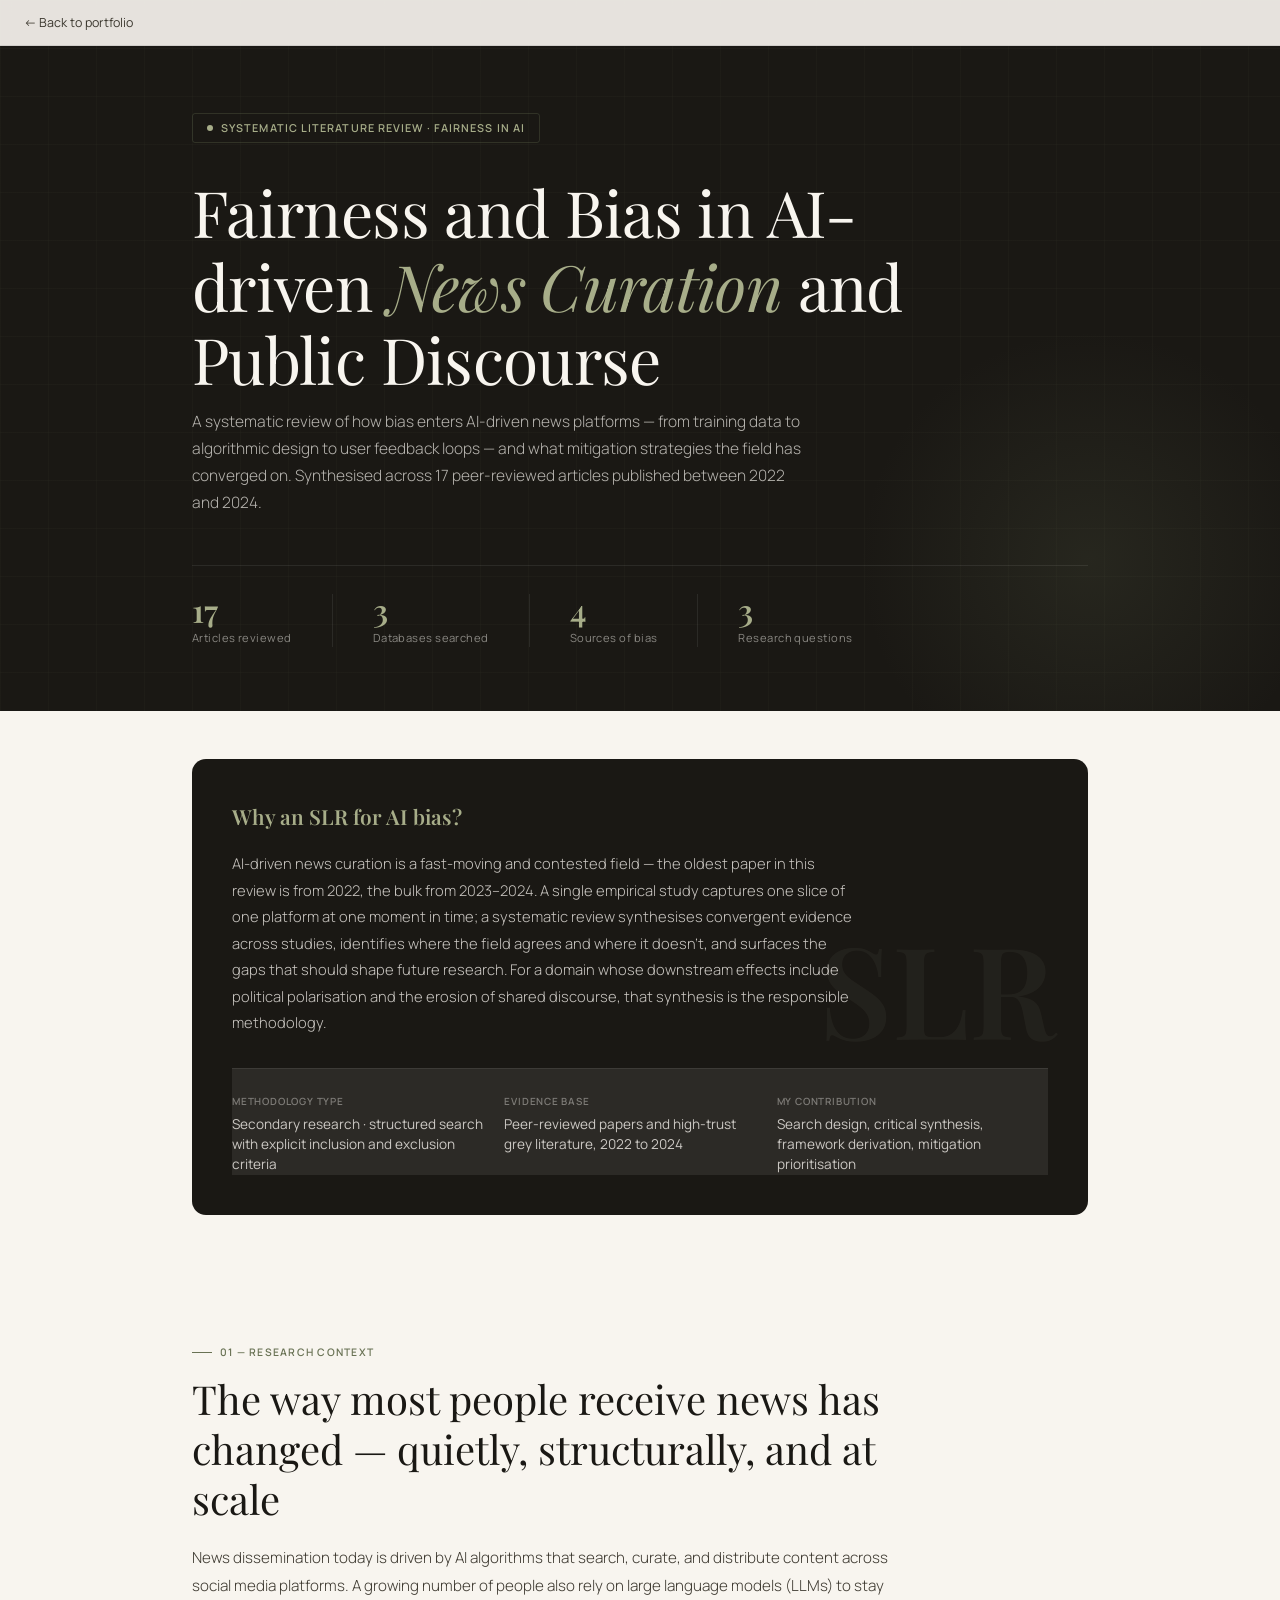
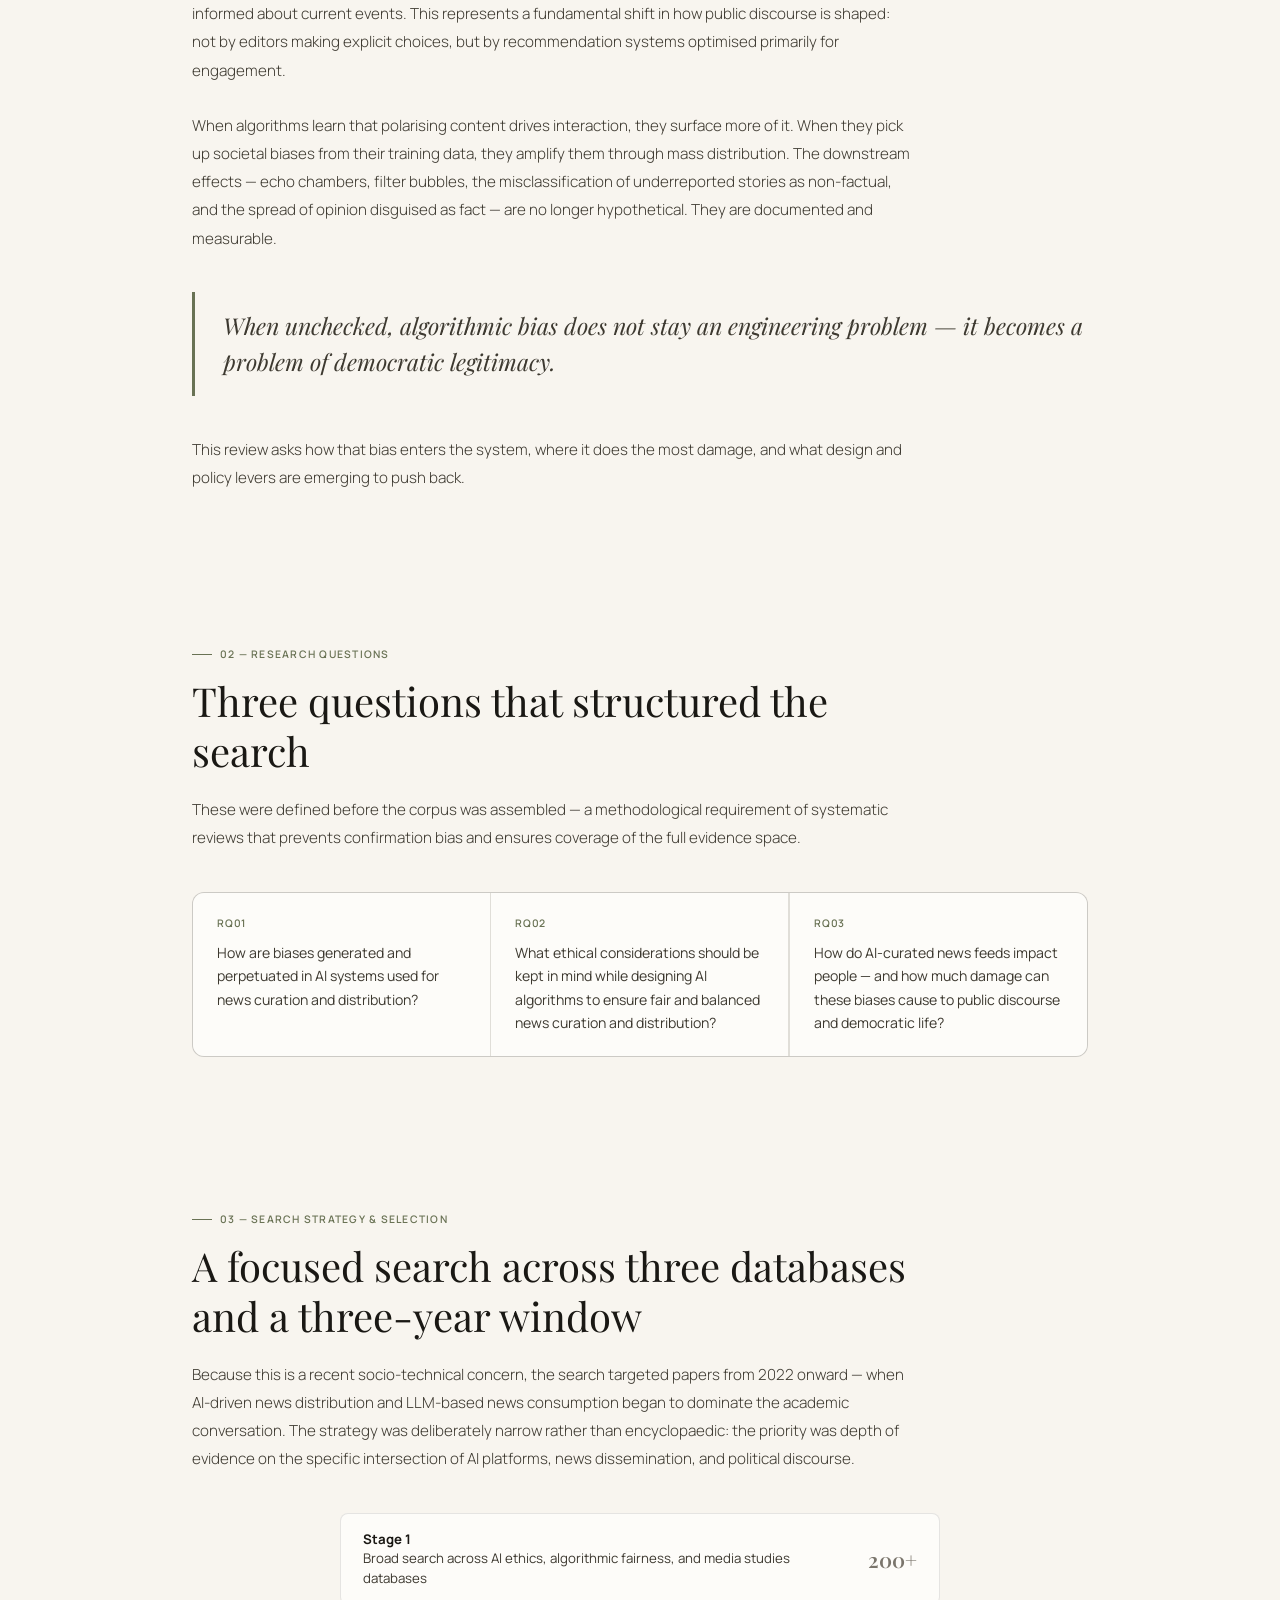
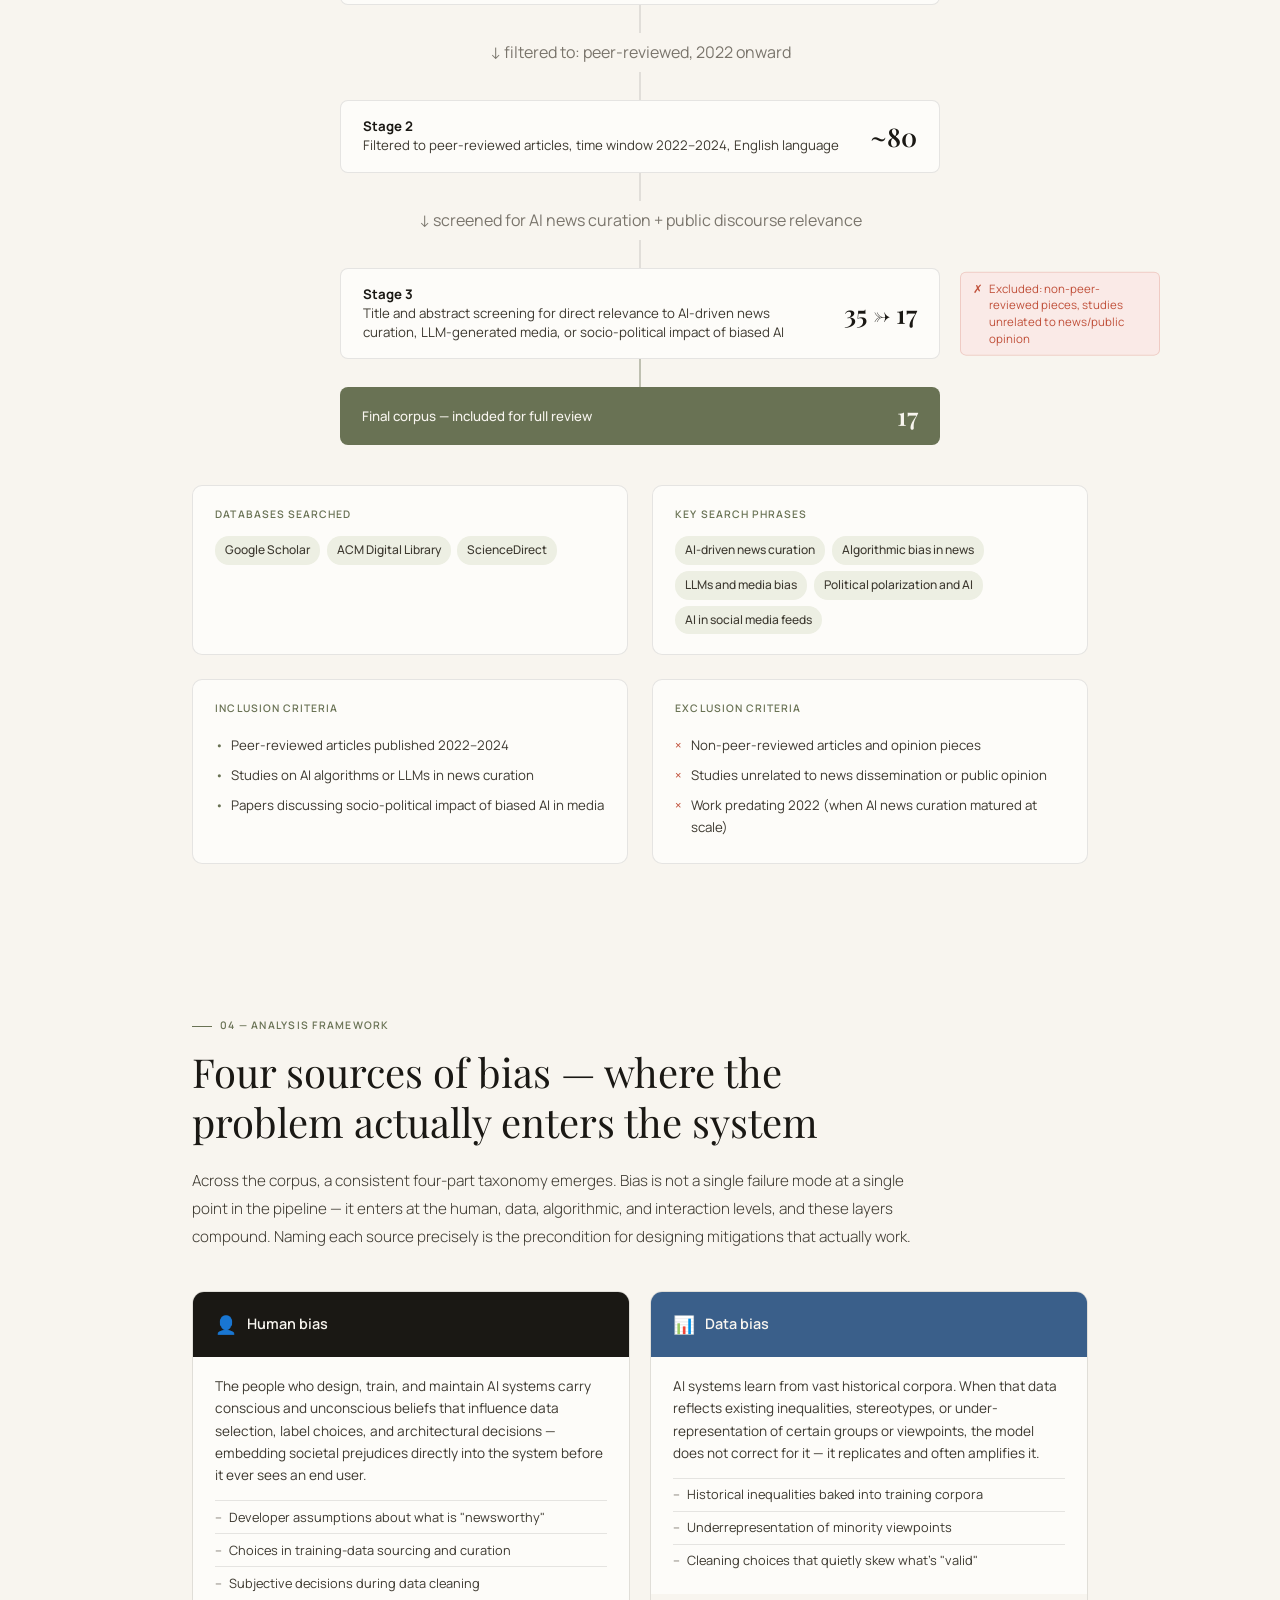
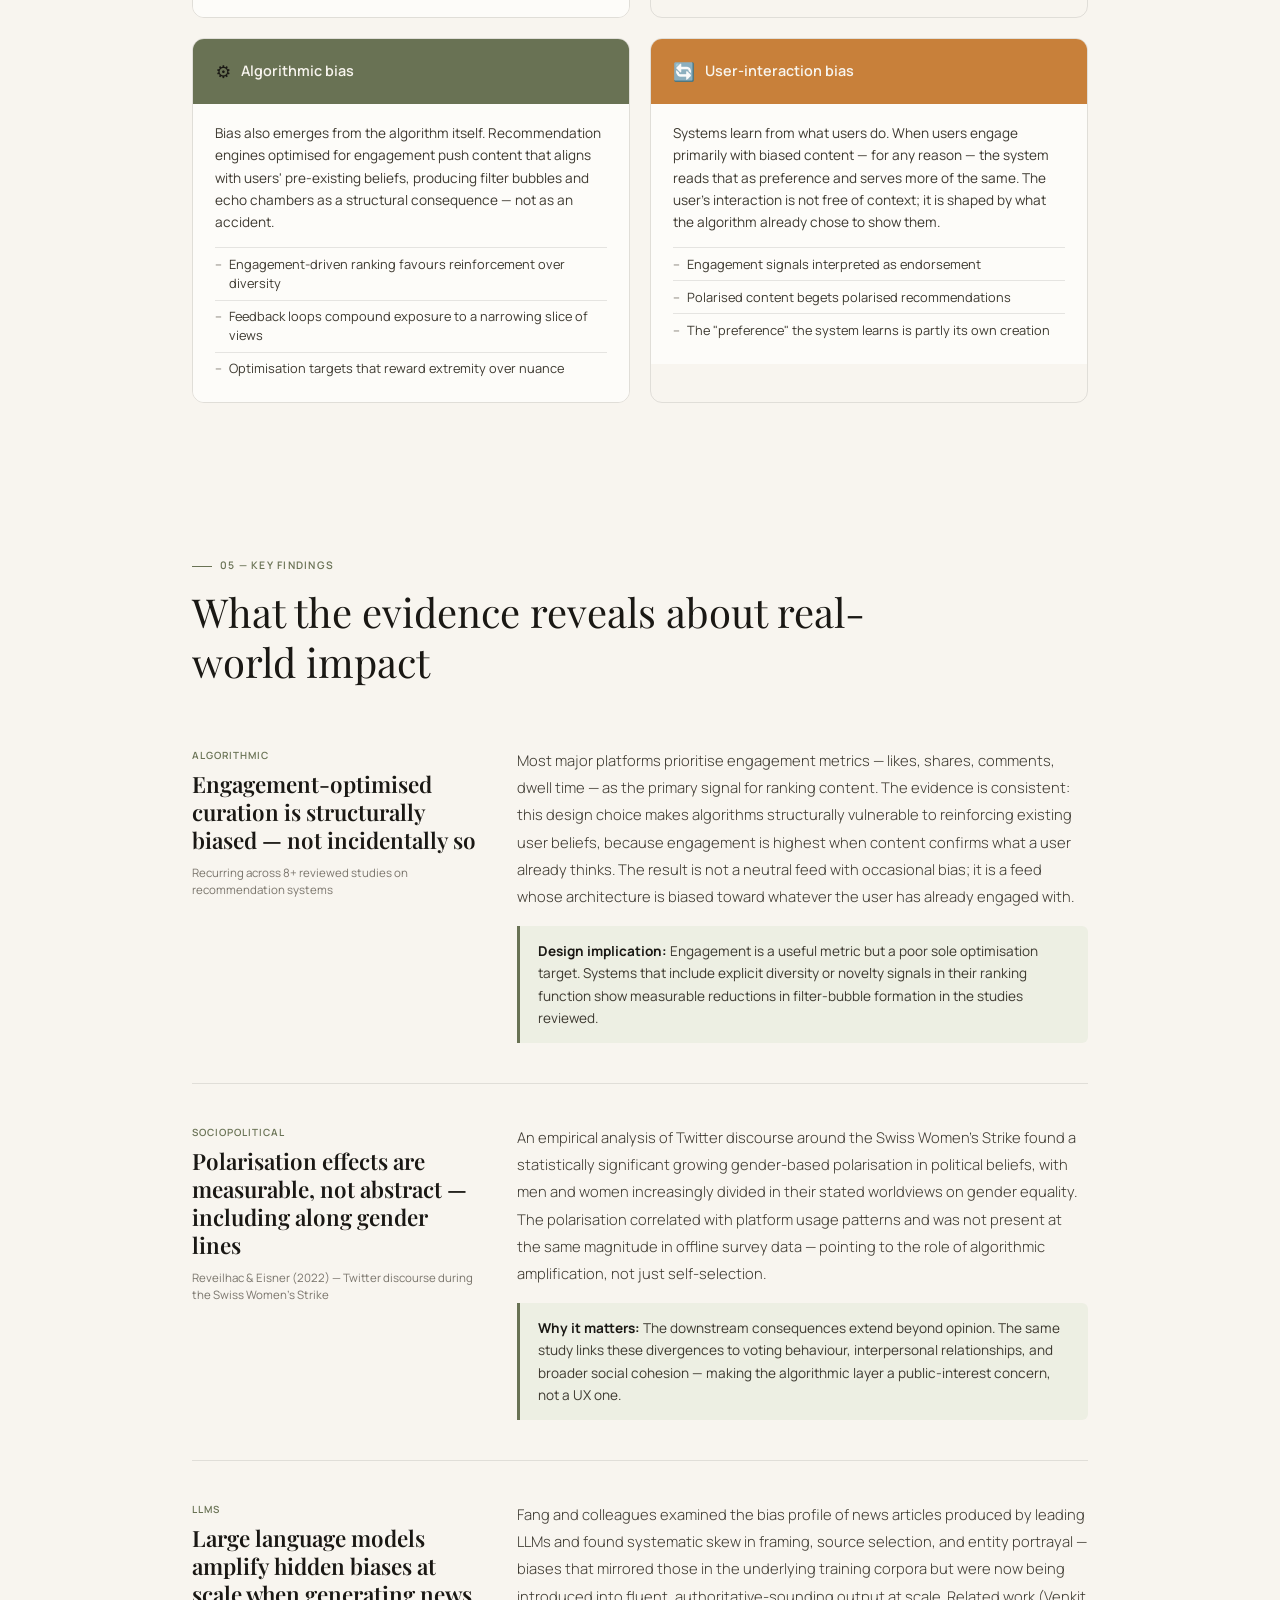
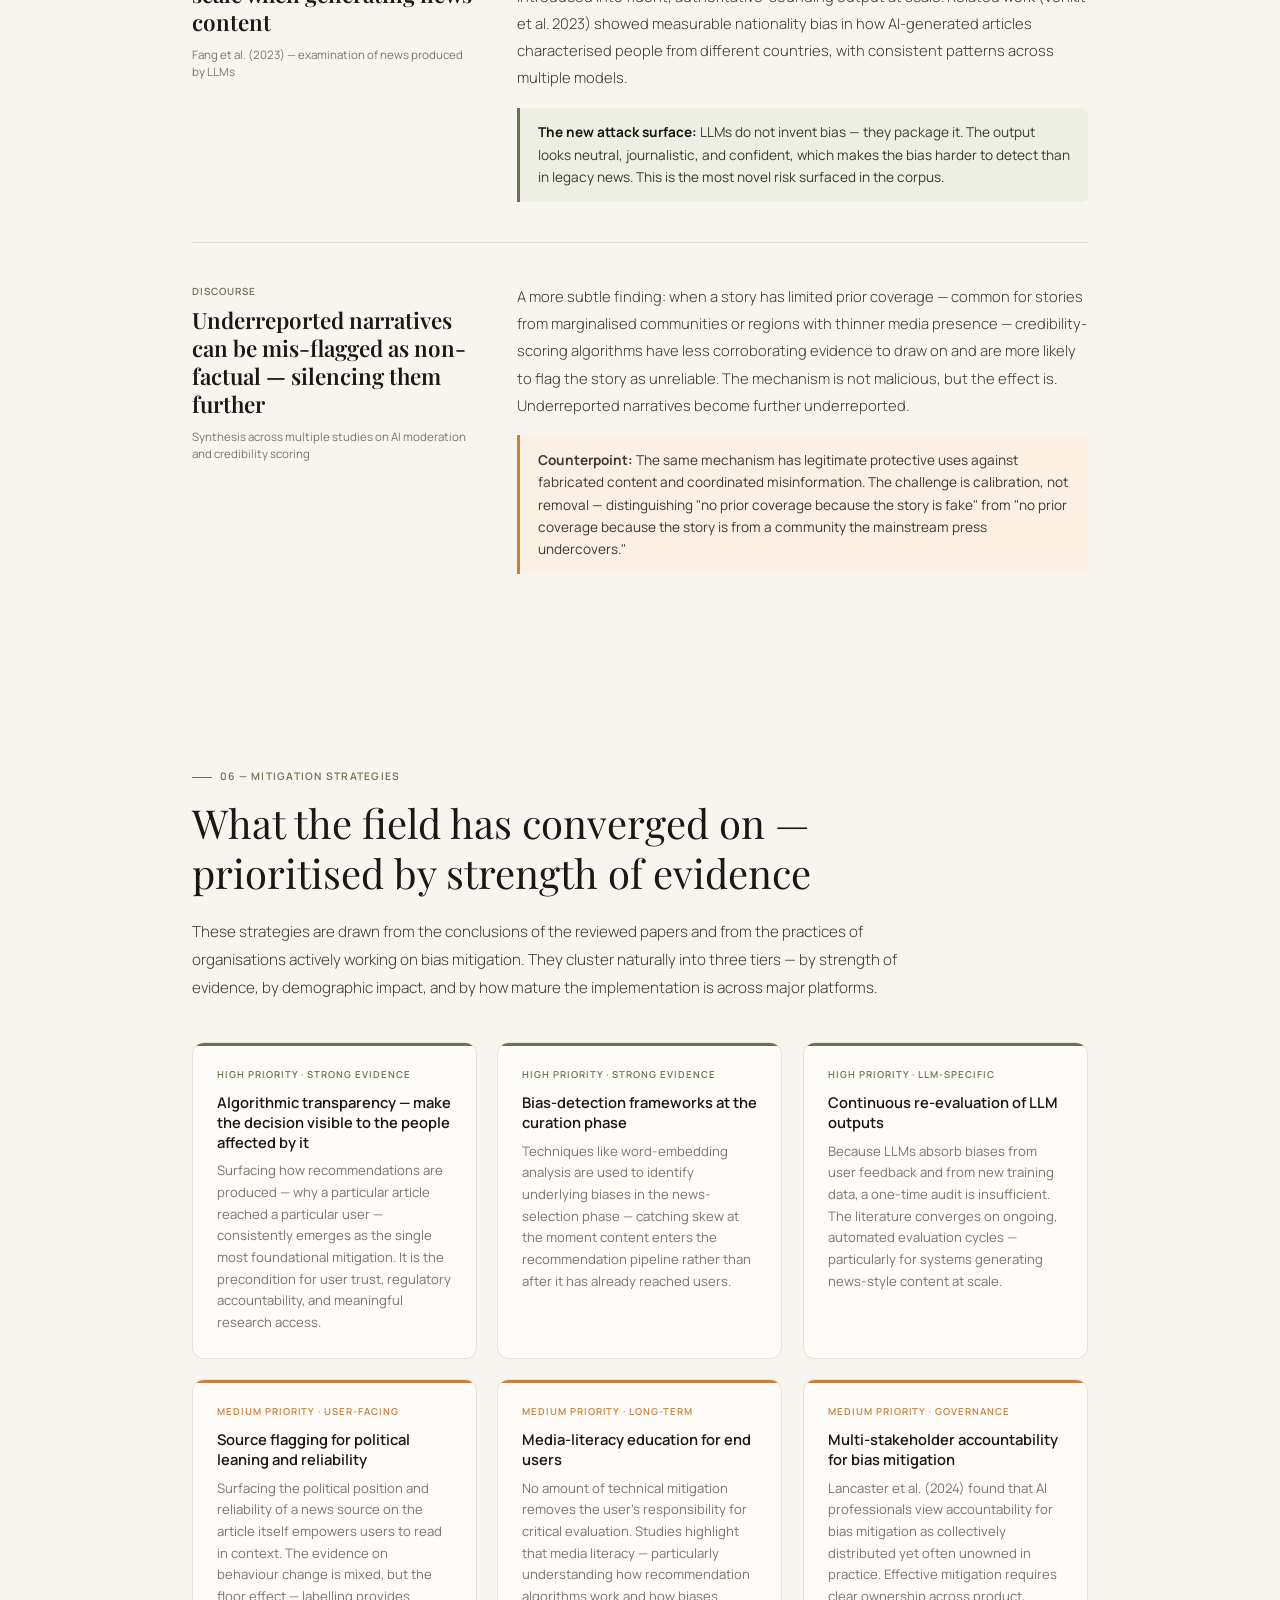
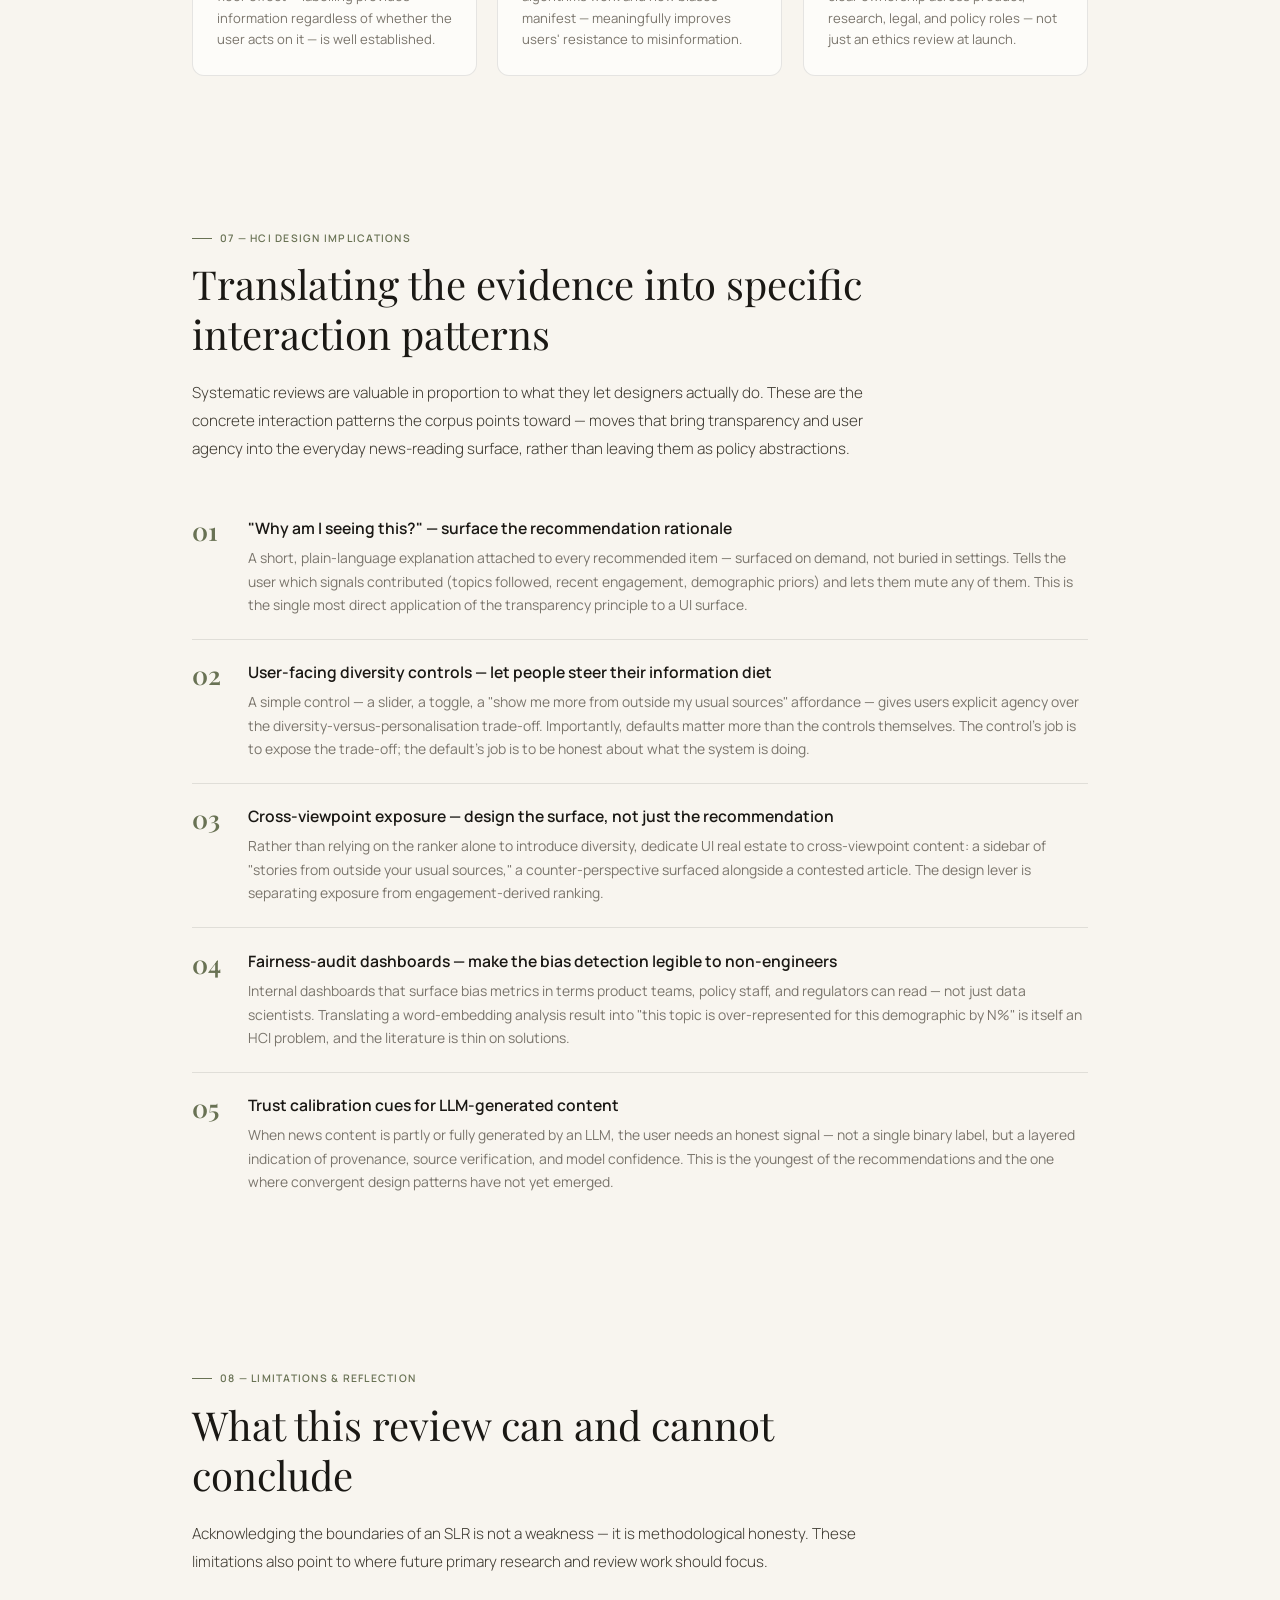
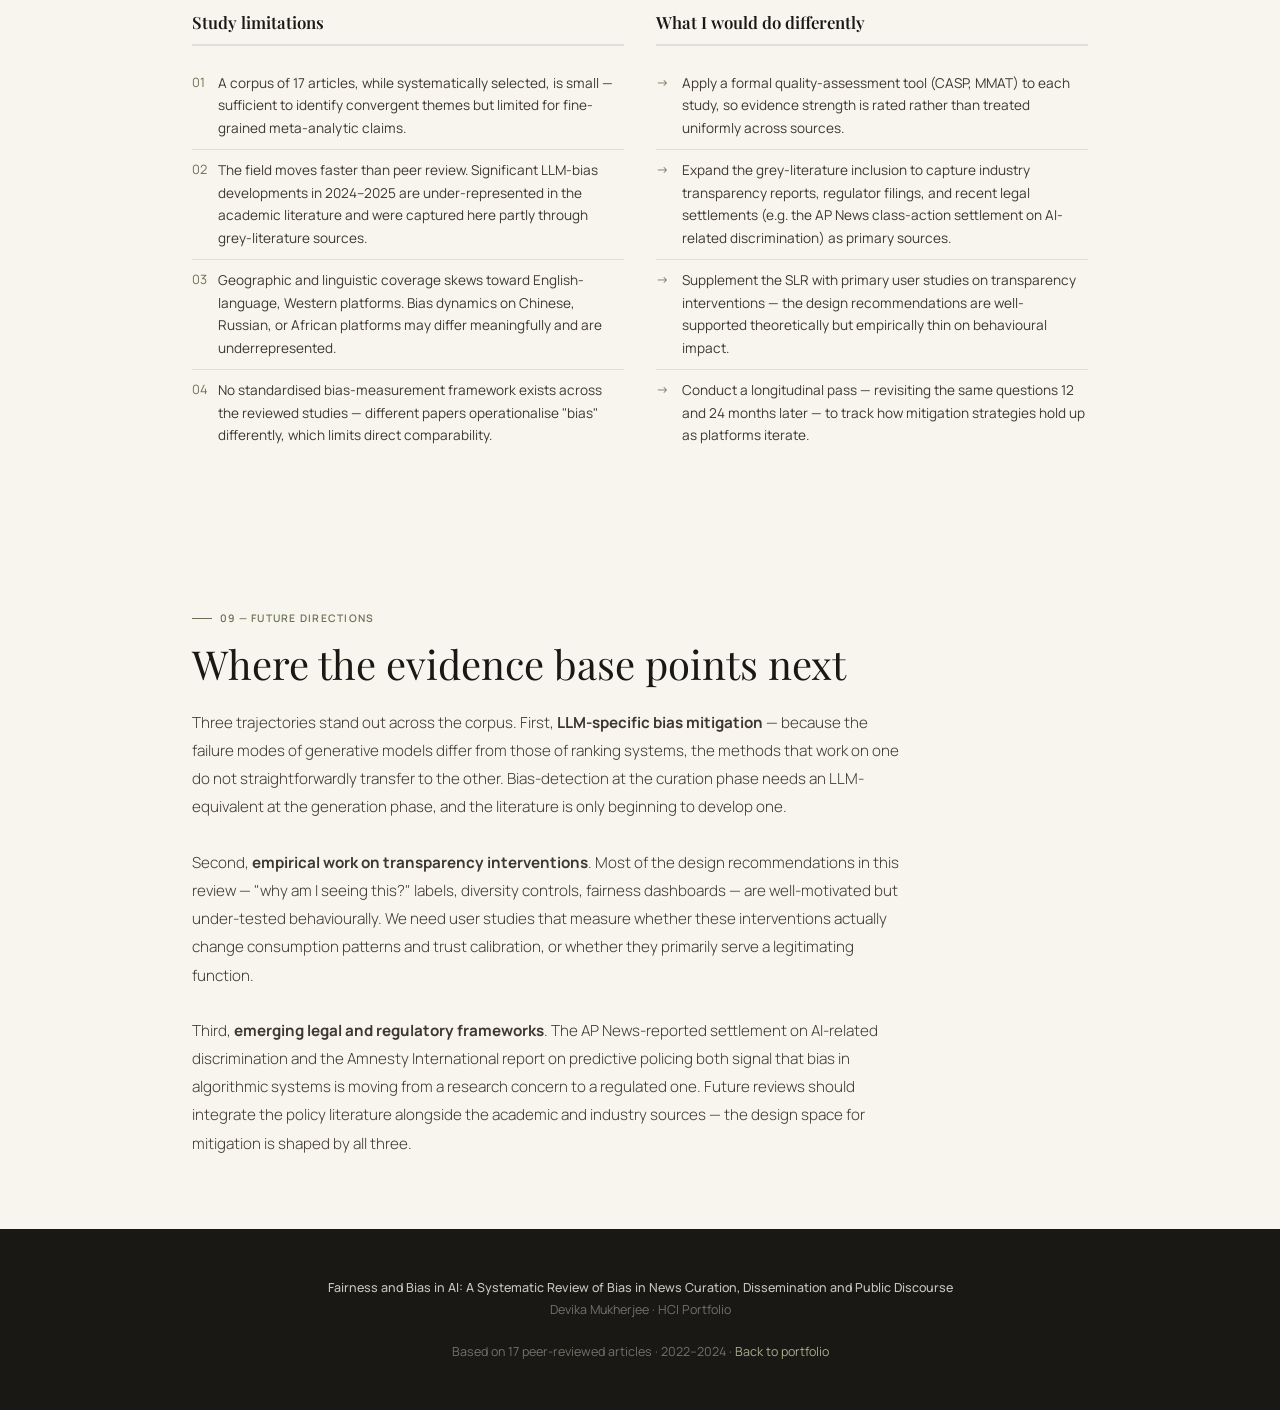
<file: projects/ai-bias.html>
<!DOCTYPE html>
<html lang="en">
<head>
<meta charset="UTF-8">
<meta name="viewport" content="width=device-width, initial-scale=1.0">
<title>Fairness and Bias in AI — Systematic Literature Review · Devika Mukherjee</title>
<link rel="preconnect" href="https://fonts.googleapis.com">
<link rel="preconnect" href="https://fonts.gstatic.com" crossorigin>
<link href="https://fonts.googleapis.com/css2?family=Playfair+Display:ital,wght@0,400;0,600;1,400&family=Manrope:wght@300;400;500;600;700&display=swap" rel="stylesheet">
<style>
  *, *::before, *::after { box-sizing: border-box; margin: 0; padding: 0; }

  :root {
    --cream: #F8F5EF;
    --warm-white: #FDFCF9;
    --ink: #1A1814;
    --ink-mid: #3D3930;
    --ink-light: #7A756C;
    --sage: #697254;
    --sage-light: #EDEFE3;
    --sage-mid: #A7AD89;
    --sage-border: rgba(105,114,84,0.3);
    --amber: #C8803A;
    --amber-light: #FBF0E3;
    --coral: #C0503A;
    --coral-light: #FAEAE7;
    --blue: #3A5F8A;
    --blue-light: #EAF0F8;
    --divider: rgba(26,24,20,0.1);
    --ink-border: rgba(255,255,255,0.08);
    --serif: 'Playfair Display', Georgia, serif;
    --sans: 'Manrope', system-ui, sans-serif;
  }

  html { font-size: 16px; scroll-behavior: smooth; }
  body {
    font-family: var(--sans);
    background: var(--cream);
    color: var(--ink);
    line-height: 1.7;
    -webkit-font-smoothing: antialiased;
  }

  /* —— BACK LINK —— */
  .back-bar {
    position: fixed; top: 0; left: 0; right: 0;
    background: rgba(248,245,239,0.92);
    backdrop-filter: blur(8px);
    -webkit-backdrop-filter: blur(8px);
    border-bottom: 1px solid var(--divider);
    padding: 0.75rem 1.5rem;
    z-index: 100;
    font-size: 0.78rem;
  }
  .back-bar a {
    color: var(--ink-mid);
    text-decoration: none;
    transition: color 0.15s;
  }
  .back-bar a:hover { color: var(--sage); }

  /* —— HERO —— */
  .hero {
    background: var(--ink);
    color: var(--cream);
    padding: 0;
    position: relative;
    overflow: hidden;
  }
  .hero-grid-bg {
    position: absolute; inset: 0;
    background-image:
      linear-gradient(rgba(105,114,84,0.05) 1px, transparent 1px),
      linear-gradient(90deg, rgba(105,114,84,0.05) 1px, transparent 1px);
    background-size: 48px 48px;
    pointer-events: none;
  }
  .hero-accent {
    position: absolute;
    bottom: -100px; right: -60px;
    width: 500px; height: 500px;
    border-radius: 50%;
    background: radial-gradient(circle, rgba(105,114,84,0.16) 0%, transparent 65%);
    pointer-events: none;
  }
  .hero-inner {
    max-width: 960px;
    margin: 0 auto;
    padding: 7rem 2rem 4rem;
    position: relative;
  }
  .hero-methodology {
    display: inline-flex;
    align-items: center;
    gap: 8px;
    font-family: var(--sans);
    font-size: 0.68rem;
    font-weight: 600;
    color: var(--sage-mid);
    border: 1px solid var(--sage-border);
    padding: 5px 14px;
    border-radius: 3px;
    margin-bottom: 2rem;
    letter-spacing: 0.1em;
    text-transform: uppercase;
  }
  .hero-methodology::before {
    content: '';
    width: 6px; height: 6px;
    border-radius: 50%;
    background: var(--sage-mid);
    flex-shrink: 0;
  }
  .hero h1 {
    font-family: var(--serif);
    font-size: clamp(2.5rem, 5.5vw, 4rem);
    font-weight: 400;
    line-height: 1.15;
    letter-spacing: -0.01em;
    margin-bottom: 0.75rem;
    max-width: 720px;
  }
  .hero h1 span { color: var(--sage-mid); font-style: italic; }
  .hero-subtitle {
    font-size: 0.97rem;
    font-weight: 300;
    color: rgba(248,245,239,0.7);
    margin-bottom: 3rem;
    max-width: 620px;
    line-height: 1.75;
  }
  .hero-bottom {
    display: flex;
    flex-wrap: wrap;
    gap: 0;
    border-top: 1px solid var(--ink-border);
    padding-top: 1.75rem;
    margin-top: 1.75rem;
  }
  .hero-stat {
    padding: 0 2.5rem 0 0;
    margin-right: 2.5rem;
    border-right: 1px solid var(--ink-border);
  }
  .hero-stat:last-child { border-right: none; margin-right: 0; }
  .hero-stat-num {
    font-family: var(--serif);
    font-size: 2rem;
    font-weight: 600;
    color: var(--sage-mid);
    line-height: 1;
    margin-bottom: 2px;
  }
  .hero-stat-label {
    font-size: 0.7rem;
    color: rgba(248,245,239,0.5);
    letter-spacing: 0.04em;
  }

  /* —— LAYOUT —— */
  .container { max-width: 960px; margin: 0 auto; padding: 0 2rem; }
  .section { padding: 4.5rem 0; border-bottom: 1px solid var(--divider); }
  .section:last-of-type { border-bottom: none; }

  /* —— LABELS —— */
  .section-label {
    display: inline-flex;
    align-items: center;
    gap: 8px;
    font-family: var(--sans);
    font-size: 0.65rem;
    font-weight: 600;
    color: var(--sage);
    letter-spacing: 0.12em;
    text-transform: uppercase;
    margin-bottom: 0.75rem;
  }
  .section-label::before {
    content: '';
    display: block;
    width: 20px; height: 1px;
    background: var(--sage);
  }
  .section-title {
    font-family: var(--serif);
    font-size: clamp(1.8rem, 3.5vw, 2.5rem);
    font-weight: 400;
    line-height: 1.25;
    margin-bottom: 1.25rem;
    max-width: 720px;
  }
  .section-body {
    font-size: 0.95rem;
    font-weight: 300;
    color: var(--ink-mid);
    max-width: 720px;
    line-height: 1.85;
  }

  /* —— RQ GRID —— */
  .rq-grid {
    display: grid;
    grid-template-columns: repeat(auto-fit, minmax(280px, 1fr));
    gap: 1px;
    background: var(--divider);
    border: 1px solid var(--divider);
    border-radius: 12px;
    overflow: hidden;
    margin-top: 2.5rem;
  }
  .rq-card {
    background: var(--warm-white);
    padding: 1.4rem 1.5rem;
    transition: background 0.15s;
  }
  .rq-card:hover { background: var(--sage-light); }
  .rq-num {
    font-family: var(--sans);
    font-size: 0.65rem;
    font-weight: 600;
    color: var(--sage);
    letter-spacing: 0.08em;
    text-transform: uppercase;
    margin-bottom: 0.5rem;
  }
  .rq-text {
    font-size: 0.88rem;
    color: var(--ink-mid);
    line-height: 1.65;
  }

  /* —— SEARCH FUNNEL —— */
  .prisma {
    margin: 2.5rem 0;
    display: flex;
    flex-direction: column;
    align-items: center;
    gap: 0;
  }
  .prisma-step {
    width: 100%;
    max-width: 600px;
    position: relative;
  }
  .prisma-box {
    background: var(--ink);
    color: var(--cream);
    border-radius: 8px;
    padding: 1rem 1.4rem;
    display: flex;
    justify-content: space-between;
    align-items: center;
    gap: 1rem;
  }
  .prisma-box.light {
    background: var(--warm-white);
    color: var(--ink);
    border: 1px solid var(--divider);
  }
  .prisma-label { font-size: 0.83rem; font-weight: 400; color: inherit; line-height: 1.45; flex: 1; }
  .prisma-box.light .prisma-label { color: var(--ink-mid); }
  .prisma-n {
    font-family: var(--serif);
    font-size: 1.6rem;
    font-weight: 600;
    color: var(--sage);
    flex-shrink: 0;
    line-height: 1;
  }
  .prisma-box.light .prisma-n { color: var(--ink); }
  .prisma-arrow {
    text-align: center;
    padding: 6px 0;
    font-size: 1rem;
    color: var(--ink-light);
  }
  .prisma-excluded {
    position: absolute;
    right: -220px;
    top: 50%;
    transform: translateY(-50%);
    background: var(--coral-light);
    border: 1px solid rgba(192,80,58,0.2);
    border-radius: 6px;
    padding: 8px 12px;
    font-size: 0.72rem;
    color: var(--coral);
    max-width: 200px;
    line-height: 1.45;
    display: flex;
    align-items: flex-start;
    gap: 6px;
  }
  .prisma-excluded::before {
    content: '✗';
    flex-shrink: 0;
    font-weight: 600;
  }
  .prisma-final .prisma-box {
    background: var(--sage);
  }
  .prisma-final .prisma-n { color: var(--cream); }
  .prisma-connector {
    width: 2px;
    height: 28px;
    background: var(--divider);
    margin: 0 auto;
  }
  @media (max-width: 720px) {
    .prisma-excluded { display: none; }
  }

  /* —— SEARCH META (databases + keywords + criteria) —— */
  .search-meta {
    display: grid;
    grid-template-columns: 1fr 1fr;
    gap: 1.5rem;
    margin-top: 2.5rem;
  }
  @media (max-width: 640px) { .search-meta { grid-template-columns: 1fr; } }
  .meta-block {
    background: var(--warm-white);
    border: 1px solid var(--divider);
    border-radius: 10px;
    padding: 1.25rem 1.4rem;
  }
  .meta-block h4 {
    font-family: var(--sans);
    font-size: 0.65rem;
    font-weight: 600;
    letter-spacing: 0.1em;
    text-transform: uppercase;
    color: var(--sage);
    margin-bottom: 0.8rem;
  }
  .meta-chips {
    display: flex;
    flex-wrap: wrap;
    gap: 0.4rem;
  }
  .meta-chip {
    font-size: 0.75rem;
    font-weight: 500;
    background: var(--sage-light);
    color: var(--ink-mid);
    padding: 4px 10px;
    border-radius: 14px;
  }
  .meta-list {
    list-style: none;
    font-size: 0.83rem;
    color: var(--ink-mid);
    line-height: 1.65;
  }
  .meta-list li {
    padding: 4px 0 4px 1rem;
    position: relative;
  }
  .meta-list li::before {
    content: '•';
    position: absolute; left: 0;
    color: var(--sage);
  }
  .meta-list.exclude li::before {
    content: '×';
    color: var(--coral);
  }

  /* —— FRAMEWORK (4 cards) —— */
  .framework-grid {
    display: grid;
    grid-template-columns: repeat(2, 1fr);
    gap: 1.25rem;
    margin-top: 2.5rem;
  }
  @media (max-width: 640px) { .framework-grid { grid-template-columns: 1fr; } }
  .framework-card {
    border-radius: 12px;
    overflow: hidden;
    border: 1px solid var(--divider);
  }
  .framework-header {
    padding: 1.1rem 1.4rem;
    display: flex;
    align-items: center;
    gap: 10px;
  }
  .framework-icon { font-size: 1.1rem; }
  .framework-title { font-size: 0.9rem; font-weight: 600; color: var(--cream); }
  .framework-body {
    background: var(--warm-white);
    padding: 1.1rem 1.4rem;
  }
  .framework-intro {
    font-size: 0.85rem;
    color: var(--ink-mid);
    line-height: 1.65;
    margin-bottom: 0.85rem;
  }
  .framework-items { list-style: none; }
  .framework-items li {
    font-size: 0.8rem;
    color: var(--ink-mid);
    padding: 0.4rem 0 0.4rem 14px;
    border-top: 1px solid var(--divider);
    line-height: 1.5;
    position: relative;
  }
  .framework-items li::before {
    content: '–';
    position: absolute;
    left: 0;
    color: var(--ink-light);
  }

  /* —— FINDINGS —— */
  .finding-block {
    display: grid;
    grid-template-columns: 1fr 2fr;
    gap: 2.5rem;
    padding: 2.5rem 0;
    border-bottom: 1px solid var(--divider);
    align-items: start;
  }
  .finding-block:last-child { border-bottom: none; }
  @media (max-width: 640px) { .finding-block { grid-template-columns: 1fr; gap: 1rem; } }
  .finding-category {
    font-family: var(--sans);
    font-size: 0.62rem;
    font-weight: 600;
    letter-spacing: 0.1em;
    text-transform: uppercase;
    color: var(--sage);
    margin-bottom: 0.4rem;
  }
  .finding-title {
    font-family: var(--serif);
    font-size: 1.4rem;
    font-weight: 600;
    line-height: 1.25;
    margin-bottom: 0.6rem;
  }
  .finding-source {
    font-size: 0.72rem;
    color: var(--ink-light);
    line-height: 1.5;
  }
  .finding-body {
    font-size: 0.92rem;
    font-weight: 300;
    color: var(--ink-mid);
    line-height: 1.85;
    margin-bottom: 1rem;
  }
  .finding-callout {
    background: var(--sage-light);
    border-left: 3px solid var(--sage);
    border-radius: 0 6px 6px 0;
    padding: 0.85rem 1.1rem;
    font-size: 0.85rem;
    color: var(--ink-mid);
    line-height: 1.65;
  }
  .finding-callout strong { color: var(--ink); }
  .finding-negative {
    background: var(--amber-light);
    border-left: 3px solid var(--amber);
    border-radius: 0 6px 6px 0;
    padding: 0.85rem 1.1rem;
    font-size: 0.85rem;
    color: var(--ink-mid);
    line-height: 1.65;
    margin-top: 0.75rem;
  }

  /* —— RECOMMENDATIONS —— */
  .rec-grid {
    display: grid;
    grid-template-columns: repeat(auto-fit, minmax(260px, 1fr));
    gap: 1.25rem;
    margin-top: 2.5rem;
  }
  .rec-card {
    background: var(--warm-white);
    border: 1px solid var(--divider);
    border-radius: 12px;
    padding: 1.5rem;
    position: relative;
    overflow: hidden;
  }
  .rec-card::before {
    content: '';
    position: absolute;
    top: 0; left: 0;
    width: 100%; height: 3px;
  }
  .rec-card.priority-high::before { background: var(--sage); }
  .rec-card.priority-med::before  { background: var(--amber); }
  .rec-card.priority-low::before  { background: var(--ink-light); }
  .rec-priority {
    font-family: var(--sans);
    font-size: 0.6rem;
    font-weight: 600;
    letter-spacing: 0.1em;
    text-transform: uppercase;
    margin-bottom: 0.6rem;
  }
  .priority-high .rec-priority { color: var(--sage); }
  .priority-med  .rec-priority { color: var(--amber); }
  .priority-low  .rec-priority { color: var(--ink-light); }
  .rec-title { font-weight: 600; font-size: 0.92rem; color: var(--ink); margin-bottom: 0.5rem; line-height: 1.35; }
  .rec-body  { font-size: 0.82rem; color: var(--ink-light); line-height: 1.65; }

  /* —— HCI IMPLICATIONS —— */
  .hci-list { list-style: none; margin-top: 2rem; }
  .hci-item {
    display: grid;
    grid-template-columns: 2.5rem 1fr;
    gap: 1rem;
    padding: 1.4rem 0;
    border-bottom: 1px solid var(--divider);
    align-items: start;
  }
  .hci-item:last-child { border-bottom: none; }
  .hci-num {
    font-family: var(--serif);
    font-size: 1.6rem;
    font-weight: 600;
    color: var(--sage);
    line-height: 1;
  }
  .hci-title {
    font-weight: 600;
    font-size: 0.98rem;
    margin-bottom: 0.4rem;
    line-height: 1.35;
  }
  .hci-body {
    font-size: 0.87rem;
    color: var(--ink-light);
    line-height: 1.7;
  }

  /* —— LIMITATIONS —— */
  .limit-grid {
    display: grid;
    grid-template-columns: 1fr 1fr;
    gap: 2rem;
    margin-top: 2rem;
  }
  @media (max-width: 600px) { .limit-grid { grid-template-columns: 1fr; } }
  .limit-col h3 {
    font-family: var(--serif);
    font-size: 1.05rem;
    font-weight: 600;
    margin-bottom: 1rem;
    padding-bottom: 0.5rem;
    border-bottom: 2px solid var(--divider);
  }
  .limit-list { list-style: none; }
  .limit-list li {
    font-size: 0.85rem;
    color: var(--ink-mid);
    padding: 0.6rem 0;
    border-bottom: 1px solid var(--divider);
    line-height: 1.65;
    display: grid;
    grid-template-columns: 1.25rem 1fr;
    gap: 6px;
  }
  .limit-list li:last-child { border-bottom: none; }
  .limit-list li span { color: var(--sage); font-size: 0.8rem; }

  /* —— DISTINCTION BOX —— */
  .distinction-box {
    background: var(--ink);
    color: var(--cream);
    border-radius: 14px;
    padding: 2.5rem;
    margin: 3rem 0;
    position: relative;
    overflow: hidden;
  }
  .distinction-box::after {
    content: 'SLR';
    position: absolute;
    right: 2rem; top: 50%;
    transform: translateY(-50%);
    font-family: var(--serif);
    font-size: 8rem;
    font-weight: 600;
    color: rgba(248,245,239,0.04);
    user-select: none;
    line-height: 1;
  }
  .distinction-title {
    font-family: var(--serif);
    font-size: 1.3rem;
    font-weight: 600;
    margin-bottom: 1rem;
    color: var(--sage-mid);
  }
  .distinction-body {
    font-size: 0.92rem;
    font-weight: 300;
    color: rgba(248,245,239,0.78);
    line-height: 1.8;
    max-width: 620px;
  }
  .distinction-grid {
    display: grid;
    grid-template-columns: repeat(3, 1fr);
    gap: 1px;
    background: var(--ink-border);
    margin-top: 2rem;
    border-top: 1px solid var(--ink-border);
    padding-top: 1.5rem;
  }
  @media (max-width: 640px) { .distinction-grid { grid-template-columns: 1fr; gap: 1rem; } }
  .distinction-item { padding: 0 1.25rem 0 0; }
  .distinction-item:first-child { padding-left: 0; }
  .di-label { font-family: var(--sans); font-size: 0.62rem; font-weight: 600; letter-spacing: 0.08em; text-transform: uppercase; color: rgba(248,245,239,0.4); margin-bottom: 4px; }
  .di-value { font-size: 0.85rem; color: rgba(248,245,239,0.78); line-height: 1.5; }

  /* —— PULL QUOTE —— */
  .pull-quote {
    font-family: var(--serif);
    font-size: clamp(1.1rem, 2.3vw, 1.45rem);
    font-weight: 400;
    font-style: italic;
    color: var(--ink-mid);
    border-left: 3px solid var(--sage);
    padding: 1rem 0 1rem 1.75rem;
    margin: 2.5rem 0;
    line-height: 1.55;
  }

  /* —— FOOTER —— */
  .footer {
    background: var(--ink);
    padding: 3rem 2rem;
    text-align: center;
    font-size: 0.78rem;
    color: rgba(248,245,239,0.4);
  }
  .footer strong { color: rgba(248,245,239,0.78); font-weight: 500; }
  .footer a { color: var(--sage-mid); text-decoration: none; }
  .footer a:hover { color: var(--sage-mid); text-decoration: underline; }

  hr { border: none; border-top: 1px solid var(--divider); margin: 2rem 0; }

  @keyframes slideDown {
    from { opacity: 0; transform: translateY(-16px); }
    to   { opacity: 1; transform: translateY(0); }
  }
  .hero-inner > * { animation: slideDown 0.6s ease both; }
  .hero-inner > *:nth-child(1) { animation-delay: 0.0s; }
  .hero-inner > *:nth-child(2) { animation-delay: 0.1s; }
  .hero-inner > *:nth-child(3) { animation-delay: 0.2s; }
  .hero-inner > *:nth-child(4) { animation-delay: 0.3s; }

  /* ——— SCROLL REVEAL ——— */
  .reveal {
    opacity: 0;
    transform: translateY(24px);
    transition: opacity 0.7s cubic-bezier(.16,1,.3,1), transform 0.7s cubic-bezier(.16,1,.3,1);
    will-change: opacity, transform;
  }
  .reveal.in-view { opacity: 1; transform: none; }
  .reveal[data-delay="1"] { transition-delay: 0.07s; }
  .reveal[data-delay="2"] { transition-delay: 0.14s; }
  .reveal[data-delay="3"] { transition-delay: 0.21s; }
  .reveal[data-delay="4"] { transition-delay: 0.28s; }
  .reveal[data-delay="5"] { transition-delay: 0.35s; }

  /* ——— CUSTOM CURSOR ——— */
  .cursor-dot, .cursor-ring {
    position: fixed;
    top: 0; left: 0;
    border-radius: 50%;
    pointer-events: none;
    z-index: 9999;
    transform: translate(-50%, -50%);
    opacity: 0;
    transition: opacity 0.3s ease;
  }
  .cursor-dot { width: 7px; height: 7px; background: var(--sage); }
  .cursor-ring {
    width: 32px; height: 32px;
    border: 1.5px solid rgba(105,114,84,0.3);
    background: transparent;
    transition: opacity 0.3s ease, width 0.25s ease, height 0.25s ease, background 0.25s ease, border-color 0.25s ease;
  }
  .cursor-ring.hover {
    width: 52px; height: 52px;
    background: rgba(105,114,84,0.08);
    border-color: var(--sage);
  }
  .cursor-dot.active, .cursor-ring.active { opacity: 1; }
  @media (hover: hover) and (pointer: fine) {
    body, a, button, summary, .btn { cursor: none; }
  }
  @media (prefers-reduced-motion: reduce) {
    .reveal { opacity: 1 !important; transform: none !important; transition: none !important; }
    .cursor-dot, .cursor-ring { transition: opacity 0.3s ease; }
  }
</style>
</head>
<body>

<div class="back-bar"><a href="../index.html">← Back to portfolio</a></div>

<header class="hero">
  <div class="hero-grid-bg"></div>
  <div class="hero-accent"></div>
  <div class="hero-inner">
    <div class="hero-methodology">Systematic Literature Review · Fairness in AI</div>
    <h1>Fairness and Bias in AI-driven <span>News Curation</span> and Public Discourse</h1>
    <p class="hero-subtitle">A systematic review of how bias enters AI-driven news platforms — from training data to algorithmic design to user feedback loops — and what mitigation strategies the field has converged on. Synthesised across 17 peer-reviewed articles published between 2022 and 2024.</p>
    <div class="hero-bottom">
      <div class="hero-stat"><div class="hero-stat-num">17</div><div class="hero-stat-label">Articles reviewed</div></div>
      <div class="hero-stat"><div class="hero-stat-num">3</div><div class="hero-stat-label">Databases searched</div></div>
      <div class="hero-stat"><div class="hero-stat-num">4</div><div class="hero-stat-label">Sources of bias</div></div>
      <div class="hero-stat"><div class="hero-stat-num">3</div><div class="hero-stat-label">Research questions</div></div>
    </div>
  </div>
</header>

<!-- —— DISTINCTION —— -->
<div class="container">
  <div class="distinction-box">
    <div class="distinction-title">Why an SLR for AI bias?</div>
    <div class="distinction-body">AI-driven news curation is a fast-moving and contested field — the oldest paper in this review is from 2022, the bulk from 2023–2024. A single empirical study captures one slice of one platform at one moment in time; a systematic review synthesises convergent evidence across studies, identifies where the field agrees and where it doesn't, and surfaces the gaps that should shape future research. For a domain whose downstream effects include political polarisation and the erosion of shared discourse, that synthesis is the responsible methodology.</div>
    <div class="distinction-grid">
      <div class="distinction-item">
        <div class="di-label">Methodology type</div>
        <div class="di-value">Secondary research · structured search with explicit inclusion and exclusion criteria</div>
      </div>
      <div class="distinction-item">
        <div class="di-label">Evidence base</div>
        <div class="di-value">Peer-reviewed papers and high-trust grey literature, 2022 to 2024</div>
      </div>
      <div class="distinction-item">
        <div class="di-label">My contribution</div>
        <div class="di-value">Search design, critical synthesis, framework derivation, mitigation prioritisation</div>
      </div>
    </div>
  </div>
</div>

<!-- —— 01 RESEARCH CONTEXT —— -->
<div class="container">
  <section class="section">
    <div class="section-label">01 — Research Context</div>
    <h2 class="section-title">The way most people receive news has changed — quietly, structurally, and at scale</h2>
    <p class="section-body">News dissemination today is driven by AI algorithms that search, curate, and distribute content across social media platforms. A growing number of people also rely on large language models (LLMs) to stay informed about current events. This represents a fundamental shift in how public discourse is shaped: not by editors making explicit choices, but by recommendation systems optimised primarily for engagement.</p>
    <br>
    <p class="section-body">When algorithms learn that polarising content drives interaction, they surface more of it. When they pick up societal biases from their training data, they amplify them through mass distribution. The downstream effects — echo chambers, filter bubbles, the misclassification of underreported stories as non-factual, and the spread of opinion disguised as fact — are no longer hypothetical. They are documented and measurable.</p>
    <div class="pull-quote">When unchecked, algorithmic bias does not stay an engineering problem — it becomes a problem of democratic legitimacy.</div>
    <p class="section-body">This review asks how that bias enters the system, where it does the most damage, and what design and policy levers are emerging to push back.</p>
  </section>
</div>

<!-- —— 02 RESEARCH QUESTIONS —— -->
<div class="container">
  <section class="section">
    <div class="section-label">02 — Research Questions</div>
    <h2 class="section-title">Three questions that structured the search</h2>
    <p class="section-body">These were defined before the corpus was assembled — a methodological requirement of systematic reviews that prevents confirmation bias and ensures coverage of the full evidence space.</p>
    <div class="rq-grid">
      <div class="rq-card">
        <div class="rq-num">RQ01</div>
        <div class="rq-text">How are biases generated and perpetuated in AI systems used for news curation and distribution?</div>
      </div>
      <div class="rq-card">
        <div class="rq-num">RQ02</div>
        <div class="rq-text">What ethical considerations should be kept in mind while designing AI algorithms to ensure fair and balanced news curation and distribution?</div>
      </div>
      <div class="rq-card">
        <div class="rq-num">RQ03</div>
        <div class="rq-text">How do AI-curated news feeds impact people — and how much damage can these biases cause to public discourse and democratic life?</div>
      </div>
    </div>
  </section>
</div>

<!-- —— 03 SEARCH STRATEGY —— -->
<div class="container">
  <section class="section">
    <div class="section-label">03 — Search Strategy & Selection</div>
    <h2 class="section-title">A focused search across three databases and a three-year window</h2>
    <p class="section-body">Because this is a recent socio-technical concern, the search targeted papers from 2022 onward — when AI-driven news distribution and LLM-based news consumption began to dominate the academic conversation. The strategy was deliberately narrow rather than encyclopaedic: the priority was depth of evidence on the specific intersection of AI platforms, news dissemination, and political discourse.</p>

    <div class="prisma" style="margin-top: 2.5rem;">

      <div class="prisma-step">
        <div class="prisma-box light">
          <div class="prisma-label"><strong style="color:var(--ink)">Stage 1</strong><br>Broad search across AI ethics, algorithmic fairness, and media studies databases</div>
          <div class="prisma-n" style="color:var(--ink-light); font-size: 1.3rem;">200+</div>
        </div>
      </div>

      <div class="prisma-connector"></div>
      <div class="prisma-arrow">↓ filtered to: peer-reviewed, 2022 onward</div>
      <div class="prisma-connector"></div>

      <div class="prisma-step">
        <div class="prisma-box light">
          <div class="prisma-label"><strong style="color:var(--ink)">Stage 2</strong><br>Filtered to peer-reviewed articles, time window 2022–2024, English language</div>
          <div class="prisma-n">~80</div>
        </div>
      </div>

      <div class="prisma-connector"></div>
      <div class="prisma-arrow">↓ screened for AI news curation + public discourse relevance</div>
      <div class="prisma-connector"></div>

      <div class="prisma-step" style="position: relative;">
        <div class="prisma-box light">
          <div class="prisma-label"><strong style="color:var(--ink)">Stage 3</strong><br>Title and abstract screening for direct relevance to AI-driven news curation, LLM-generated media, or socio-political impact of biased AI</div>
          <div class="prisma-n">35 → 17</div>
        </div>
        <div class="prisma-excluded">Excluded: non-peer-reviewed pieces, studies unrelated to news/public opinion</div>
      </div>

      <div class="prisma-connector" style="background: var(--sage); opacity: 0.4;"></div>

      <div class="prisma-step prisma-final">
        <div class="prisma-box">
          <div class="prisma-label" style="font-weight: 500; color: var(--cream);">Final corpus — included for full review</div>
          <div class="prisma-n">17</div>
        </div>
      </div>

    </div>

    <div class="search-meta">
      <div class="meta-block">
        <h4>Databases searched</h4>
        <div class="meta-chips">
          <span class="meta-chip">Google Scholar</span>
          <span class="meta-chip">ACM Digital Library</span>
          <span class="meta-chip">ScienceDirect</span>
        </div>
      </div>
      <div class="meta-block">
        <h4>Key search phrases</h4>
        <div class="meta-chips">
          <span class="meta-chip">AI-driven news curation</span>
          <span class="meta-chip">Algorithmic bias in news</span>
          <span class="meta-chip">LLMs and media bias</span>
          <span class="meta-chip">Political polarization and AI</span>
          <span class="meta-chip">AI in social media feeds</span>
        </div>
      </div>
      <div class="meta-block">
        <h4>Inclusion criteria</h4>
        <ul class="meta-list">
          <li>Peer-reviewed articles published 2022–2024</li>
          <li>Studies on AI algorithms or LLMs in news curation</li>
          <li>Papers discussing socio-political impact of biased AI in media</li>
        </ul>
      </div>
      <div class="meta-block">
        <h4>Exclusion criteria</h4>
        <ul class="meta-list exclude">
          <li>Non-peer-reviewed articles and opinion pieces</li>
          <li>Studies unrelated to news dissemination or public opinion</li>
          <li>Work predating 2022 (when AI news curation matured at scale)</li>
        </ul>
      </div>
    </div>
  </section>
</div>

<!-- —— 04 SOURCES OF BIAS FRAMEWORK —— -->
<div class="container">
  <section class="section">
    <div class="section-label">04 — Analysis Framework</div>
    <h2 class="section-title">Four sources of bias — where the problem actually enters the system</h2>
    <p class="section-body">Across the corpus, a consistent four-part taxonomy emerges. Bias is not a single failure mode at a single point in the pipeline — it enters at the human, data, algorithmic, and interaction levels, and these layers compound. Naming each source precisely is the precondition for designing mitigations that actually work.</p>

    <div class="framework-grid">
      <div class="framework-card">
        <div class="framework-header" style="background: var(--ink);">
          <span class="framework-icon">👤</span>
          <div class="framework-title">Human bias</div>
        </div>
        <div class="framework-body">
          <p class="framework-intro">The people who design, train, and maintain AI systems carry conscious and unconscious beliefs that influence data selection, label choices, and architectural decisions — embedding societal prejudices directly into the system before it ever sees an end user.</p>
          <ul class="framework-items">
            <li>Developer assumptions about what is "newsworthy"</li>
            <li>Choices in training-data sourcing and curation</li>
            <li>Subjective decisions during data cleaning</li>
          </ul>
        </div>
      </div>
      <div class="framework-card">
        <div class="framework-header" style="background: var(--blue);">
          <span class="framework-icon">📊</span>
          <div class="framework-title">Data bias</div>
        </div>
        <div class="framework-body">
          <p class="framework-intro">AI systems learn from vast historical corpora. When that data reflects existing inequalities, stereotypes, or under-representation of certain groups or viewpoints, the model does not correct for it — it replicates and often amplifies it.</p>
          <ul class="framework-items">
            <li>Historical inequalities baked into training corpora</li>
            <li>Underrepresentation of minority viewpoints</li>
            <li>Cleaning choices that quietly skew what's "valid"</li>
          </ul>
        </div>
      </div>
      <div class="framework-card">
        <div class="framework-header" style="background: var(--sage);">
          <span class="framework-icon">⚙️</span>
          <div class="framework-title">Algorithmic bias</div>
        </div>
        <div class="framework-body">
          <p class="framework-intro">Bias also emerges from the algorithm itself. Recommendation engines optimised for engagement push content that aligns with users' pre-existing beliefs, producing filter bubbles and echo chambers as a structural consequence — not as an accident.</p>
          <ul class="framework-items">
            <li>Engagement-driven ranking favours reinforcement over diversity</li>
            <li>Feedback loops compound exposure to a narrowing slice of views</li>
            <li>Optimisation targets that reward extremity over nuance</li>
          </ul>
        </div>
      </div>
      <div class="framework-card">
        <div class="framework-header" style="background: var(--amber);">
          <span class="framework-icon">🔄</span>
          <div class="framework-title">User-interaction bias</div>
        </div>
        <div class="framework-body">
          <p class="framework-intro">Systems learn from what users do. When users engage primarily with biased content — for any reason — the system reads that as preference and serves more of the same. The user's interaction is not free of context; it is shaped by what the algorithm already chose to show them.</p>
          <ul class="framework-items">
            <li>Engagement signals interpreted as endorsement</li>
            <li>Polarised content begets polarised recommendations</li>
            <li>The "preference" the system learns is partly its own creation</li>
          </ul>
        </div>
      </div>
    </div>
  </section>
</div>

<!-- —— 05 KEY FINDINGS —— -->
<div class="container">
  <section class="section">
    <div class="section-label">05 — Key Findings</div>
    <h2 class="section-title">What the evidence reveals about real-world impact</h2>

    <div class="finding-block">
      <div class="finding-meta">
        <div class="finding-category">Algorithmic</div>
        <div class="finding-title">Engagement-optimised curation is structurally biased — not incidentally so</div>
        <div class="finding-source">Recurring across 8+ reviewed studies on recommendation systems</div>
      </div>
      <div class="finding-content">
        <div class="finding-body">Most major platforms prioritise engagement metrics — likes, shares, comments, dwell time — as the primary signal for ranking content. The evidence is consistent: this design choice makes algorithms structurally vulnerable to reinforcing existing user beliefs, because engagement is highest when content confirms what a user already thinks. The result is not a neutral feed with occasional bias; it is a feed whose architecture is biased toward whatever the user has already engaged with.</div>
        <div class="finding-callout"><strong>Design implication:</strong> Engagement is a useful metric but a poor sole optimisation target. Systems that include explicit diversity or novelty signals in their ranking function show measurable reductions in filter-bubble formation in the studies reviewed.</div>
      </div>
    </div>

    <div class="finding-block">
      <div class="finding-meta">
        <div class="finding-category">Sociopolitical</div>
        <div class="finding-title">Polarisation effects are measurable, not abstract — including along gender lines</div>
        <div class="finding-source">Reveilhac & Eisner (2022) — Twitter discourse during the Swiss Women's Strike</div>
      </div>
      <div class="finding-content">
        <div class="finding-body">An empirical analysis of Twitter discourse around the Swiss Women's Strike found a statistically significant growing gender-based polarisation in political beliefs, with men and women increasingly divided in their stated worldviews on gender equality. The polarisation correlated with platform usage patterns and was not present at the same magnitude in offline survey data — pointing to the role of algorithmic amplification, not just self-selection.</div>
        <div class="finding-callout"><strong>Why it matters:</strong> The downstream consequences extend beyond opinion. The same study links these divergences to voting behaviour, interpersonal relationships, and broader social cohesion — making the algorithmic layer a public-interest concern, not a UX one.</div>
      </div>
    </div>

    <div class="finding-block">
      <div class="finding-meta">
        <div class="finding-category">LLMs</div>
        <div class="finding-title">Large language models amplify hidden biases at scale when generating news content</div>
        <div class="finding-source">Fang et al. (2023) — examination of news produced by LLMs</div>
      </div>
      <div class="finding-content">
        <div class="finding-body">Fang and colleagues examined the bias profile of news articles produced by leading LLMs and found systematic skew in framing, source selection, and entity portrayal — biases that mirrored those in the underlying training corpora but were now being introduced into fluent, authoritative-sounding output at scale. Related work (Venkit et al. 2023) showed measurable nationality bias in how AI-generated articles characterised people from different countries, with consistent patterns across multiple models.</div>
        <div class="finding-callout"><strong>The new attack surface:</strong> LLMs do not invent bias — they package it. The output looks neutral, journalistic, and confident, which makes the bias harder to detect than in legacy news. This is the most novel risk surfaced in the corpus.</div>
      </div>
    </div>

    <div class="finding-block">
      <div class="finding-meta">
        <div class="finding-category">Discourse</div>
        <div class="finding-title">Underreported narratives can be mis-flagged as non-factual — silencing them further</div>
        <div class="finding-source">Synthesis across multiple studies on AI moderation and credibility scoring</div>
      </div>
      <div class="finding-content">
        <div class="finding-body">A more subtle finding: when a story has limited prior coverage — common for stories from marginalised communities or regions with thinner media presence — credibility-scoring algorithms have less corroborating evidence to draw on and are more likely to flag the story as unreliable. The mechanism is not malicious, but the effect is. Underreported narratives become further underreported.</div>
        <div class="finding-negative"><strong>Counterpoint:</strong> The same mechanism has legitimate protective uses against fabricated content and coordinated misinformation. The challenge is calibration, not removal — distinguishing "no prior coverage because the story is fake" from "no prior coverage because the story is from a community the mainstream press undercovers."</div>
      </div>
    </div>

  </section>
</div>

<!-- —— 06 MITIGATION —— -->
<div class="container">
  <section class="section">
    <div class="section-label">06 — Mitigation Strategies</div>
    <h2 class="section-title">What the field has converged on — prioritised by strength of evidence</h2>
    <p class="section-body">These strategies are drawn from the conclusions of the reviewed papers and from the practices of organisations actively working on bias mitigation. They cluster naturally into three tiers — by strength of evidence, by demographic impact, and by how mature the implementation is across major platforms.</p>

    <div class="rec-grid">
      <div class="rec-card priority-high">
        <div class="rec-priority">High priority · strong evidence</div>
        <div class="rec-title">Algorithmic transparency — make the decision visible to the people affected by it</div>
        <div class="rec-body">Surfacing how recommendations are produced — why a particular article reached a particular user — consistently emerges as the single most foundational mitigation. It is the precondition for user trust, regulatory accountability, and meaningful research access.</div>
      </div>
      <div class="rec-card priority-high">
        <div class="rec-priority">High priority · strong evidence</div>
        <div class="rec-title">Bias-detection frameworks at the curation phase</div>
        <div class="rec-body">Techniques like word-embedding analysis are used to identify underlying biases in the news-selection phase — catching skew at the moment content enters the recommendation pipeline rather than after it has already reached users.</div>
      </div>
      <div class="rec-card priority-high">
        <div class="rec-priority">High priority · LLM-specific</div>
        <div class="rec-title">Continuous re-evaluation of LLM outputs</div>
        <div class="rec-body">Because LLMs absorb biases from user feedback and from new training data, a one-time audit is insufficient. The literature converges on ongoing, automated evaluation cycles — particularly for systems generating news-style content at scale.</div>
      </div>
      <div class="rec-card priority-med">
        <div class="rec-priority">Medium priority · user-facing</div>
        <div class="rec-title">Source flagging for political leaning and reliability</div>
        <div class="rec-body">Surfacing the political position and reliability of a news source on the article itself empowers users to read in context. The evidence on behaviour change is mixed, but the floor effect — labelling provides information regardless of whether the user acts on it — is well established.</div>
      </div>
      <div class="rec-card priority-med">
        <div class="rec-priority">Medium priority · long-term</div>
        <div class="rec-title">Media-literacy education for end users</div>
        <div class="rec-body">No amount of technical mitigation removes the user's responsibility for critical evaluation. Studies highlight that media literacy — particularly understanding how recommendation algorithms work and how biases manifest — meaningfully improves users' resistance to misinformation.</div>
      </div>
      <div class="rec-card priority-med">
        <div class="rec-priority">Medium priority · governance</div>
        <div class="rec-title">Multi-stakeholder accountability for bias mitigation</div>
        <div class="rec-body">Lancaster et al. (2024) found that AI professionals view accountability for bias mitigation as collectively distributed yet often unowned in practice. Effective mitigation requires clear ownership across product, research, legal, and policy roles — not just an ethics review at launch.</div>
      </div>
    </div>
  </section>
</div>

<!-- —— 07 HCI IMPLICATIONS —— -->
<div class="container">
  <section class="section">
    <div class="section-label">07 — HCI Design Implications</div>
    <h2 class="section-title">Translating the evidence into specific interaction patterns</h2>
    <p class="section-body">Systematic reviews are valuable in proportion to what they let designers actually do. These are the concrete interaction patterns the corpus points toward — moves that bring transparency and user agency into the everyday news-reading surface, rather than leaving them as policy abstractions.</p>

    <ul class="hci-list">
      <li class="hci-item">
        <div class="hci-num">01</div>
        <div class="hci-content">
          <div class="hci-title">"Why am I seeing this?" — surface the recommendation rationale</div>
          <div class="hci-body">A short, plain-language explanation attached to every recommended item — surfaced on demand, not buried in settings. Tells the user which signals contributed (topics followed, recent engagement, demographic priors) and lets them mute any of them. This is the single most direct application of the transparency principle to a UI surface.</div>
        </div>
      </li>
      <li class="hci-item">
        <div class="hci-num">02</div>
        <div class="hci-content">
          <div class="hci-title">User-facing diversity controls — let people steer their information diet</div>
          <div class="hci-body">A simple control — a slider, a toggle, a "show me more from outside my usual sources" affordance — gives users explicit agency over the diversity-versus-personalisation trade-off. Importantly, defaults matter more than the controls themselves. The control's job is to expose the trade-off; the default's job is to be honest about what the system is doing.</div>
        </div>
      </li>
      <li class="hci-item">
        <div class="hci-num">03</div>
        <div class="hci-content">
          <div class="hci-title">Cross-viewpoint exposure — design the surface, not just the recommendation</div>
          <div class="hci-body">Rather than relying on the ranker alone to introduce diversity, dedicate UI real estate to cross-viewpoint content: a sidebar of "stories from outside your usual sources," a counter-perspective surfaced alongside a contested article. The design lever is separating exposure from engagement-derived ranking.</div>
        </div>
      </li>
      <li class="hci-item">
        <div class="hci-num">04</div>
        <div class="hci-content">
          <div class="hci-title">Fairness-audit dashboards — make the bias detection legible to non-engineers</div>
          <div class="hci-body">Internal dashboards that surface bias metrics in terms product teams, policy staff, and regulators can read — not just data scientists. Translating a word-embedding analysis result into "this topic is over-represented for this demographic by N%" is itself an HCI problem, and the literature is thin on solutions.</div>
        </div>
      </li>
      <li class="hci-item">
        <div class="hci-num">05</div>
        <div class="hci-content">
          <div class="hci-title">Trust calibration cues for LLM-generated content</div>
          <div class="hci-body">When news content is partly or fully generated by an LLM, the user needs an honest signal — not a single binary label, but a layered indication of provenance, source verification, and model confidence. This is the youngest of the recommendations and the one where convergent design patterns have not yet emerged.</div>
        </div>
      </li>
    </ul>
  </section>
</div>

<!-- —— 08 LIMITATIONS —— -->
<div class="container">
  <section class="section">
    <div class="section-label">08 — Limitations & Reflection</div>
    <h2 class="section-title">What this review can and cannot conclude</h2>
    <p class="section-body">Acknowledging the boundaries of an SLR is not a weakness — it is methodological honesty. These limitations also point to where future primary research and review work should focus.</p>

    <div class="limit-grid">
      <div class="limit-col">
        <h3>Study limitations</h3>
        <ul class="limit-list">
          <li><span>01</span>A corpus of 17 articles, while systematically selected, is small — sufficient to identify convergent themes but limited for fine-grained meta-analytic claims.</li>
          <li><span>02</span>The field moves faster than peer review. Significant LLM-bias developments in 2024–2025 are under-represented in the academic literature and were captured here partly through grey-literature sources.</li>
          <li><span>03</span>Geographic and linguistic coverage skews toward English-language, Western platforms. Bias dynamics on Chinese, Russian, or African platforms may differ meaningfully and are underrepresented.</li>
          <li><span>04</span>No standardised bias-measurement framework exists across the reviewed studies — different papers operationalise "bias" differently, which limits direct comparability.</li>
        </ul>
      </div>
      <div class="limit-col">
        <h3>What I would do differently</h3>
        <ul class="limit-list">
          <li><span>→</span>Apply a formal quality-assessment tool (CASP, MMAT) to each study, so evidence strength is rated rather than treated uniformly across sources.</li>
          <li><span>→</span>Expand the grey-literature inclusion to capture industry transparency reports, regulator filings, and recent legal settlements (e.g. the AP News class-action settlement on AI-related discrimination) as primary sources.</li>
          <li><span>→</span>Supplement the SLR with primary user studies on transparency interventions — the design recommendations are well-supported theoretically but empirically thin on behavioural impact.</li>
          <li><span>→</span>Conduct a longitudinal pass — revisiting the same questions 12 and 24 months later — to track how mitigation strategies hold up as platforms iterate.</li>
        </ul>
      </div>
    </div>
  </section>
</div>

<!-- —— 09 FUTURE —— -->
<div class="container">
  <section class="section">
    <div class="section-label">09 — Future Directions</div>
    <h2 class="section-title">Where the evidence base points next</h2>
    <p class="section-body">Three trajectories stand out across the corpus. First, <strong>LLM-specific bias mitigation</strong> — because the failure modes of generative models differ from those of ranking systems, the methods that work on one do not straightforwardly transfer to the other. Bias-detection at the curation phase needs an LLM-equivalent at the generation phase, and the literature is only beginning to develop one.</p>
    <br>
    <p class="section-body">Second, <strong>empirical work on transparency interventions</strong>. Most of the design recommendations in this review — "why am I seeing this?" labels, diversity controls, fairness dashboards — are well-motivated but under-tested behaviourally. We need user studies that measure whether these interventions actually change consumption patterns and trust calibration, or whether they primarily serve a legitimating function.</p>
    <br>
    <p class="section-body">Third, <strong>emerging legal and regulatory frameworks</strong>. The AP News-reported settlement on AI-related discrimination and the Amnesty International report on predictive policing both signal that bias in algorithmic systems is moving from a research concern to a regulated one. Future reviews should integrate the policy literature alongside the academic and industry sources — the design space for mitigation is shaped by all three.</p>
  </section>
</div>

<footer class="footer">
  <strong>Fairness and Bias in AI: A Systematic Review of Bias in News Curation, Dissemination and Public Discourse</strong><br>
  Devika Mukherjee · HCI Portfolio<br><br>
  Based on 17 peer-reviewed articles · 2022–2024 · <a href="../index.html">Back to portfolio</a>
</footer>

<!-- ——— CUSTOM CURSOR ELEMENTS ——— -->
<div class="cursor-dot" aria-hidden="true"></div>
<div class="cursor-ring" aria-hidden="true"></div>

<script>
  // ——— Scroll-reveal animations (IntersectionObserver) ———
  (function () {
    const prefersReduced = window.matchMedia('(prefers-reduced-motion: reduce)').matches;
    const selectors = [
      '.section-title', '.section-body', '.tldr', '.method-card', '.insight-card',
      '.feedback-card', '.pull-quote', '.bar-chart', '.distinction-box', '.rq-card',
      '.framework-card', '.finding-block', '.rec-card', '.limit-card', '.search-meta',
      '.stat-box', '.hci-item', '.device-row', '.implication-item', '.ethics-card',
      '.reflection-card', '.phase'
    ];
    const targets = document.querySelectorAll(selectors.join(','));
    if (prefersReduced || !('IntersectionObserver' in window)) {
      targets.forEach(el => el.classList.add('reveal', 'in-view'));
      return;
    }
    const groupCount = new Map();
    targets.forEach(el => {
      el.classList.add('reveal');
      if (el.matches('.method-card, .insight-card, .feedback-card, .rq-card, .framework-card, .finding-block, .rec-card, .limit-card, .stat-box, .hci-item')) {
        const parent = el.parentElement;
        const n = (groupCount.get(parent) || 0);
        el.setAttribute('data-delay', String(Math.min(n + 1, 5)));
        groupCount.set(parent, n + 1);
      }
    });
    const io = new IntersectionObserver((entries) => {
      entries.forEach(entry => {
        if (entry.isIntersecting) {
          entry.target.classList.add('in-view');
          io.unobserve(entry.target);
        }
      });
    }, { threshold: 0.12, rootMargin: '0px 0px -8% 0px' });
    targets.forEach(el => io.observe(el));
  })();

  // ——— Custom circle cursor ———
  (function () {
    if (!window.matchMedia('(hover: hover) and (pointer: fine)').matches) return;
    const dot = document.querySelector('.cursor-dot');
    const ring = document.querySelector('.cursor-ring');
    if (!dot || !ring) return;
    const reduced = window.matchMedia('(prefers-reduced-motion: reduce)').matches;
    let mx = window.innerWidth / 2, my = window.innerHeight / 2;
    let rx = mx, ry = my, shown = false;

    window.addEventListener('mousemove', (e) => {
      mx = e.clientX; my = e.clientY;
      dot.style.left = mx + 'px';
      dot.style.top = my + 'px';
      if (reduced) { ring.style.left = mx + 'px'; ring.style.top = my + 'px'; }
      if (!shown) { shown = true; dot.classList.add('active'); ring.classList.add('active'); }
    }, { passive: true });

    document.addEventListener('mouseleave', () => {
      dot.classList.remove('active'); ring.classList.remove('active'); shown = false;
    });
    document.addEventListener('mouseenter', () => {
      dot.classList.add('active'); ring.classList.add('active'); shown = true;
    });

    if (!reduced) {
      const lerp = (a, b, t) => a + (b - a) * t;
      const tick = () => {
        rx = lerp(rx, mx, 0.18); ry = lerp(ry, my, 0.18);
        ring.style.left = rx + 'px'; ring.style.top = ry + 'px';
        requestAnimationFrame(tick);
      };
      requestAnimationFrame(tick);
    }

    const interactive = 'a, button, summary, .btn';
    document.addEventListener('mouseover', (e) => {
      if (e.target.closest(interactive)) ring.classList.add('hover');
    });
    document.addEventListener('mouseout', (e) => {
      if (e.target.closest(interactive)) ring.classList.remove('hover');
    });
  })();
</script>

</body>
</html>
</file>
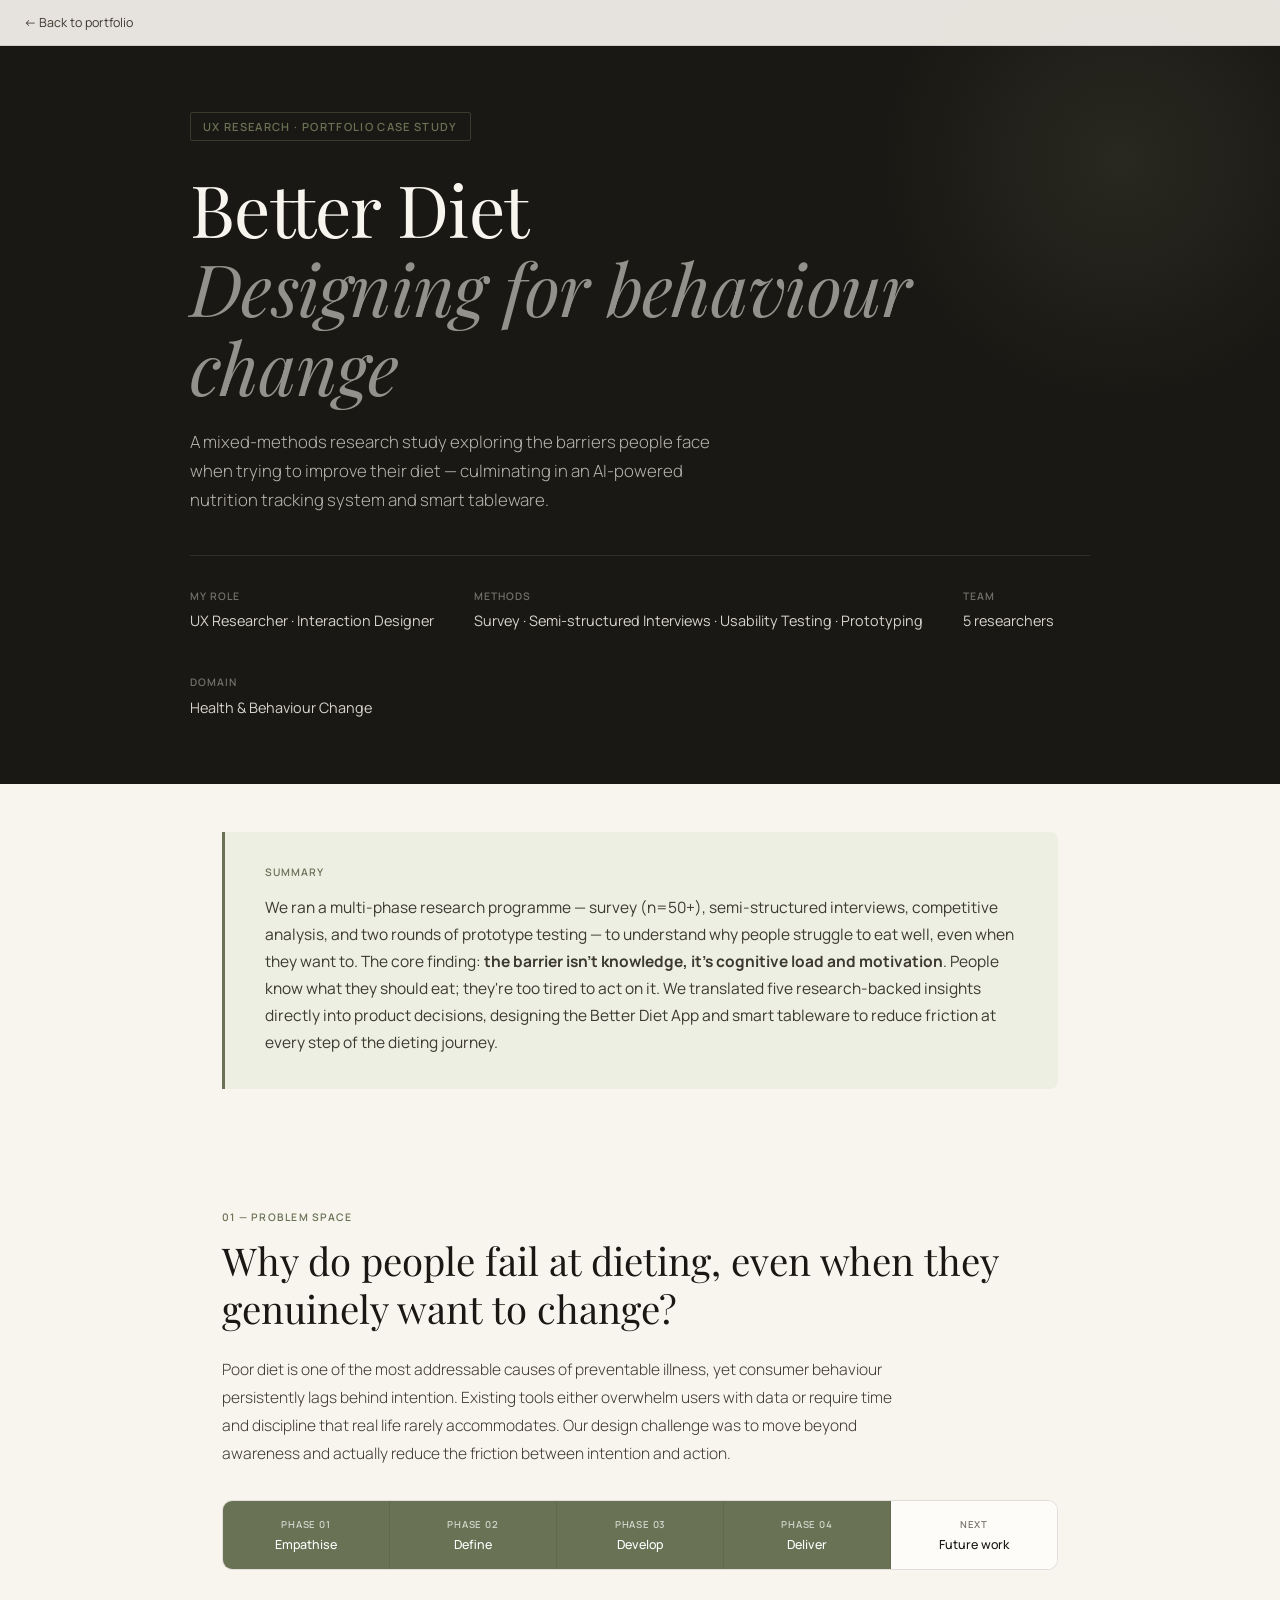
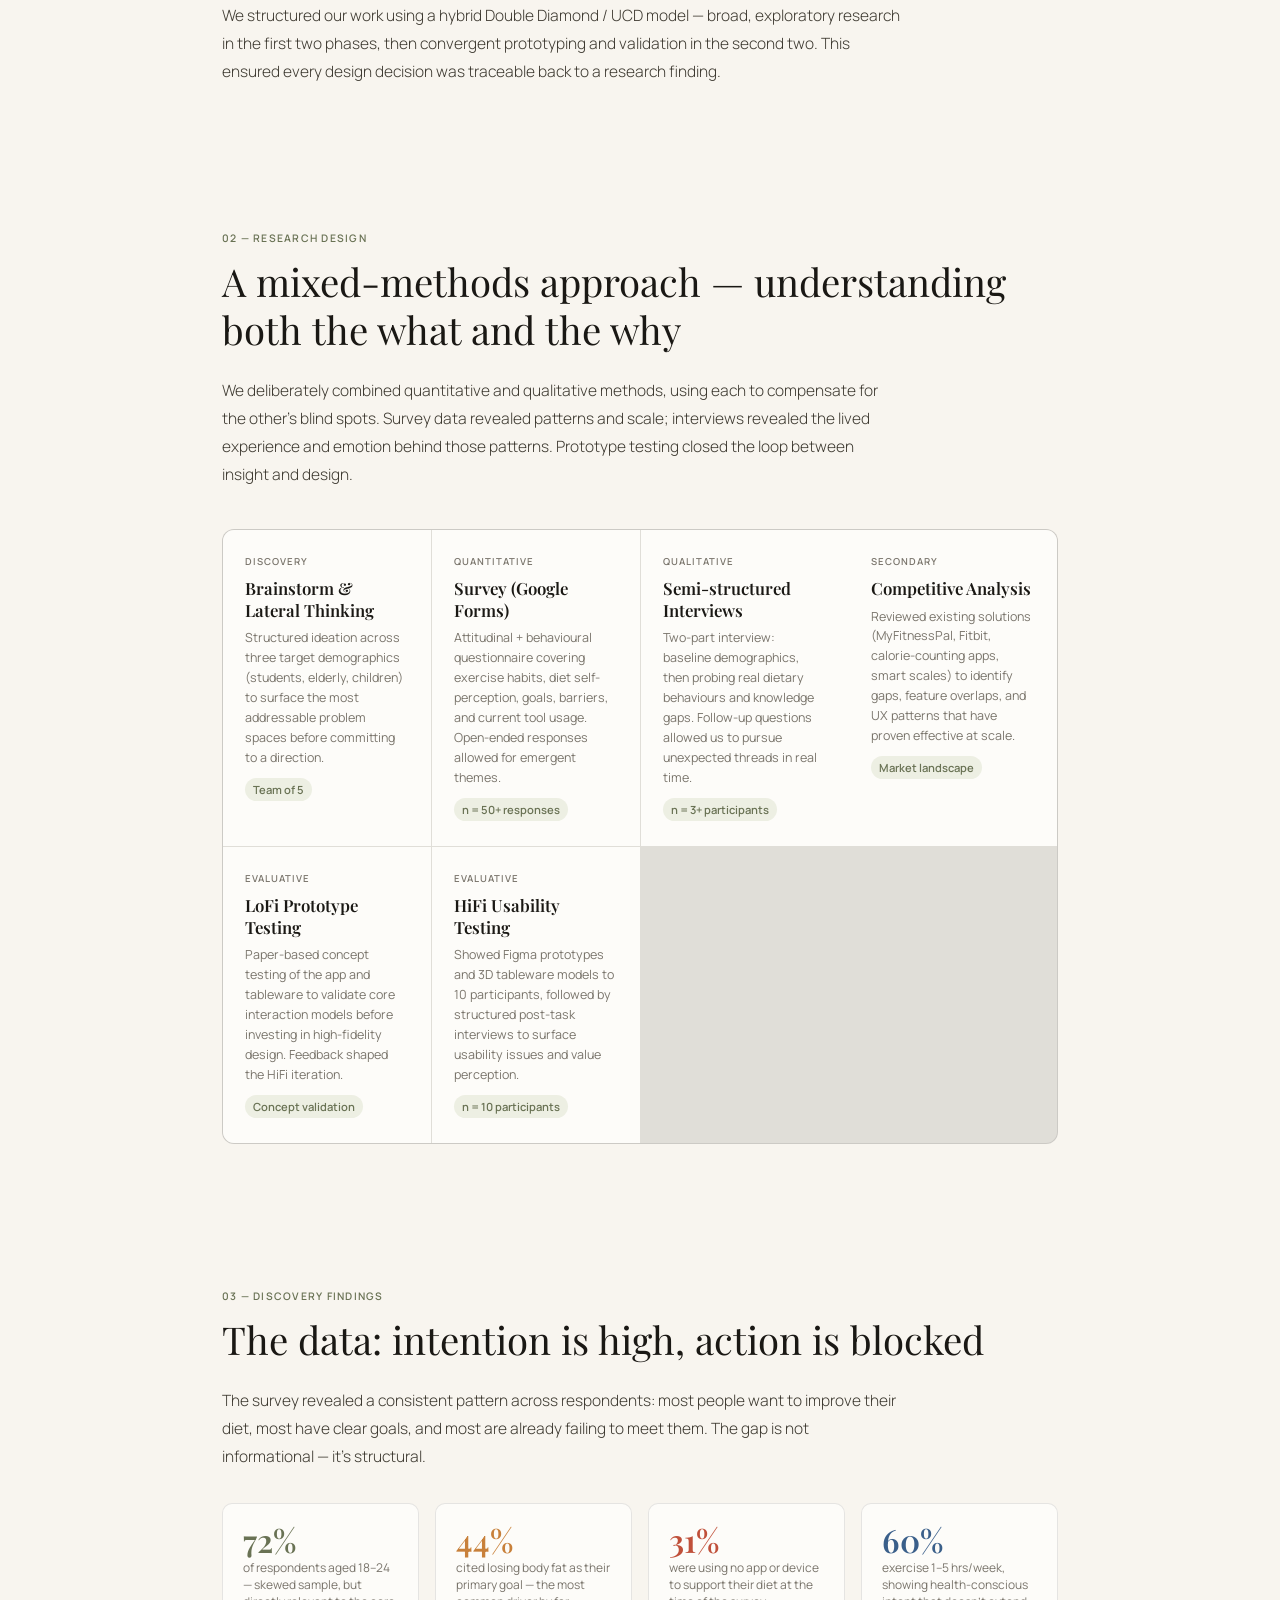
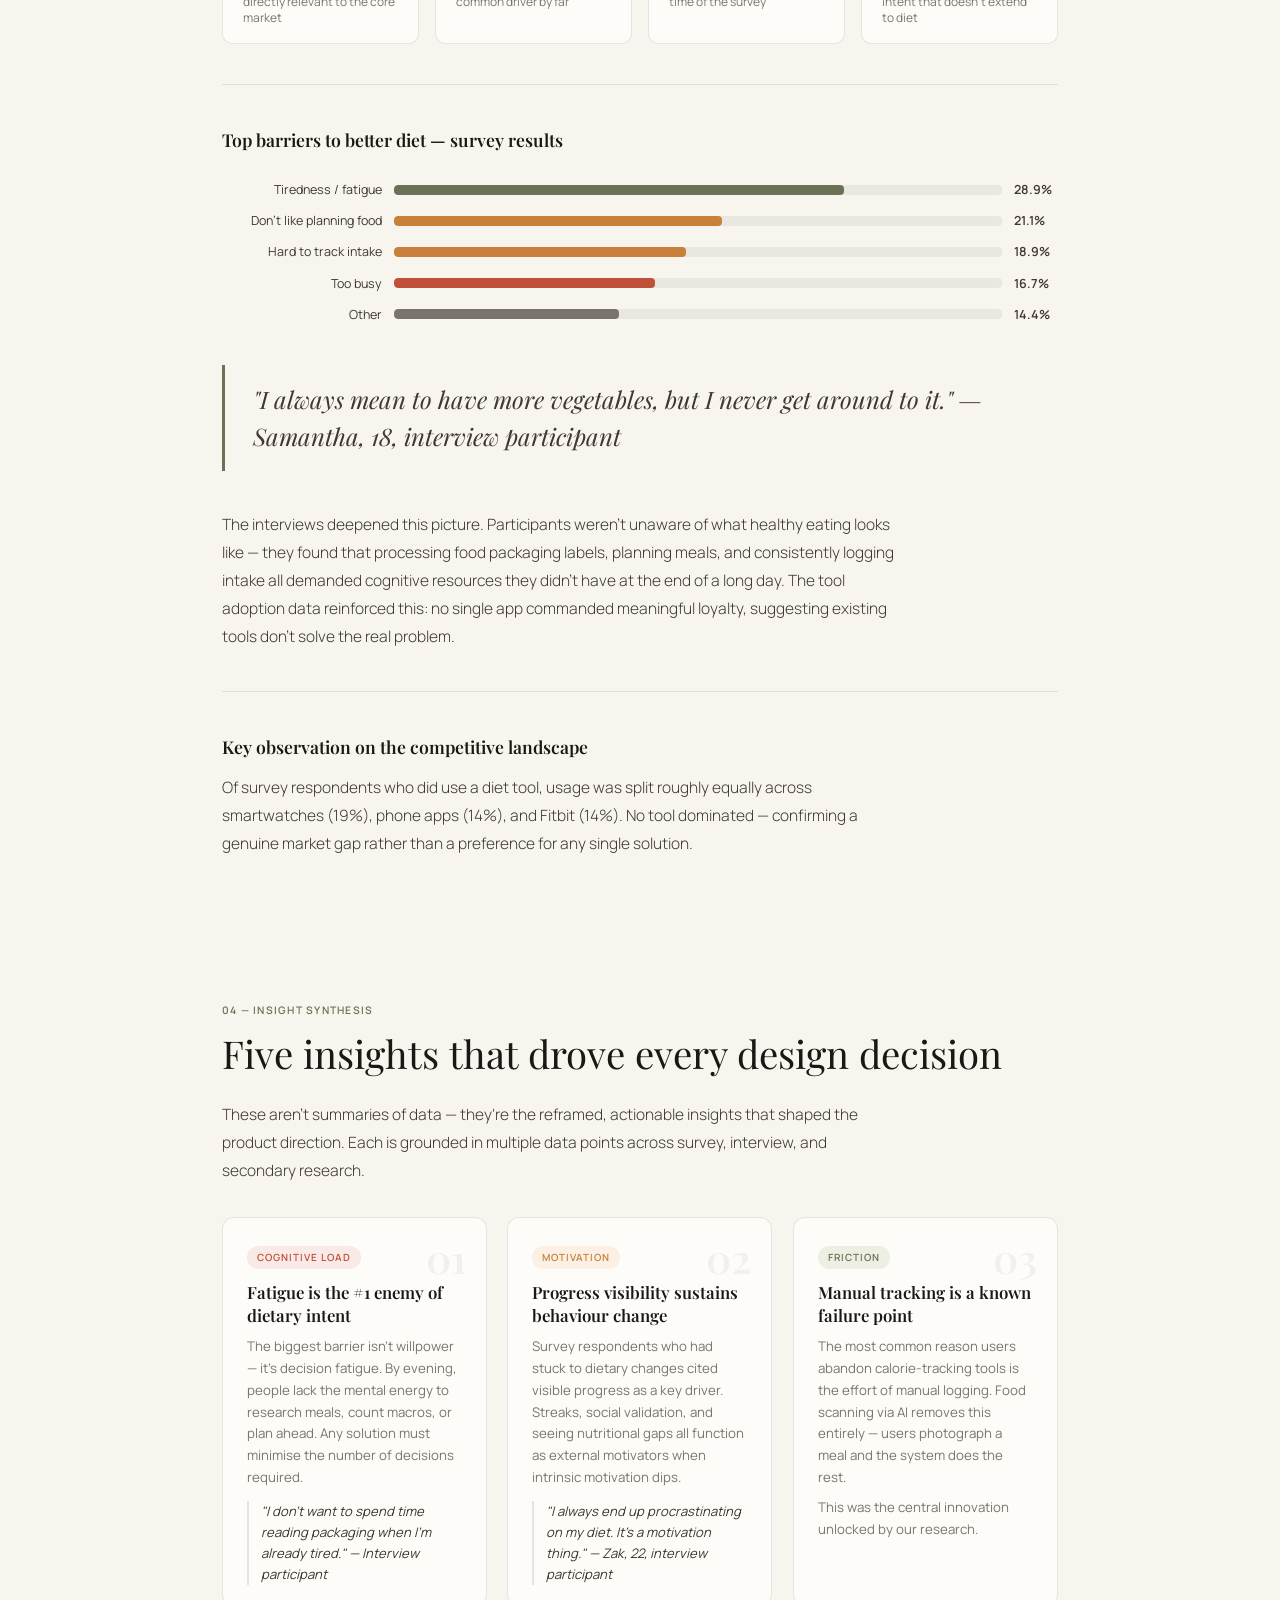
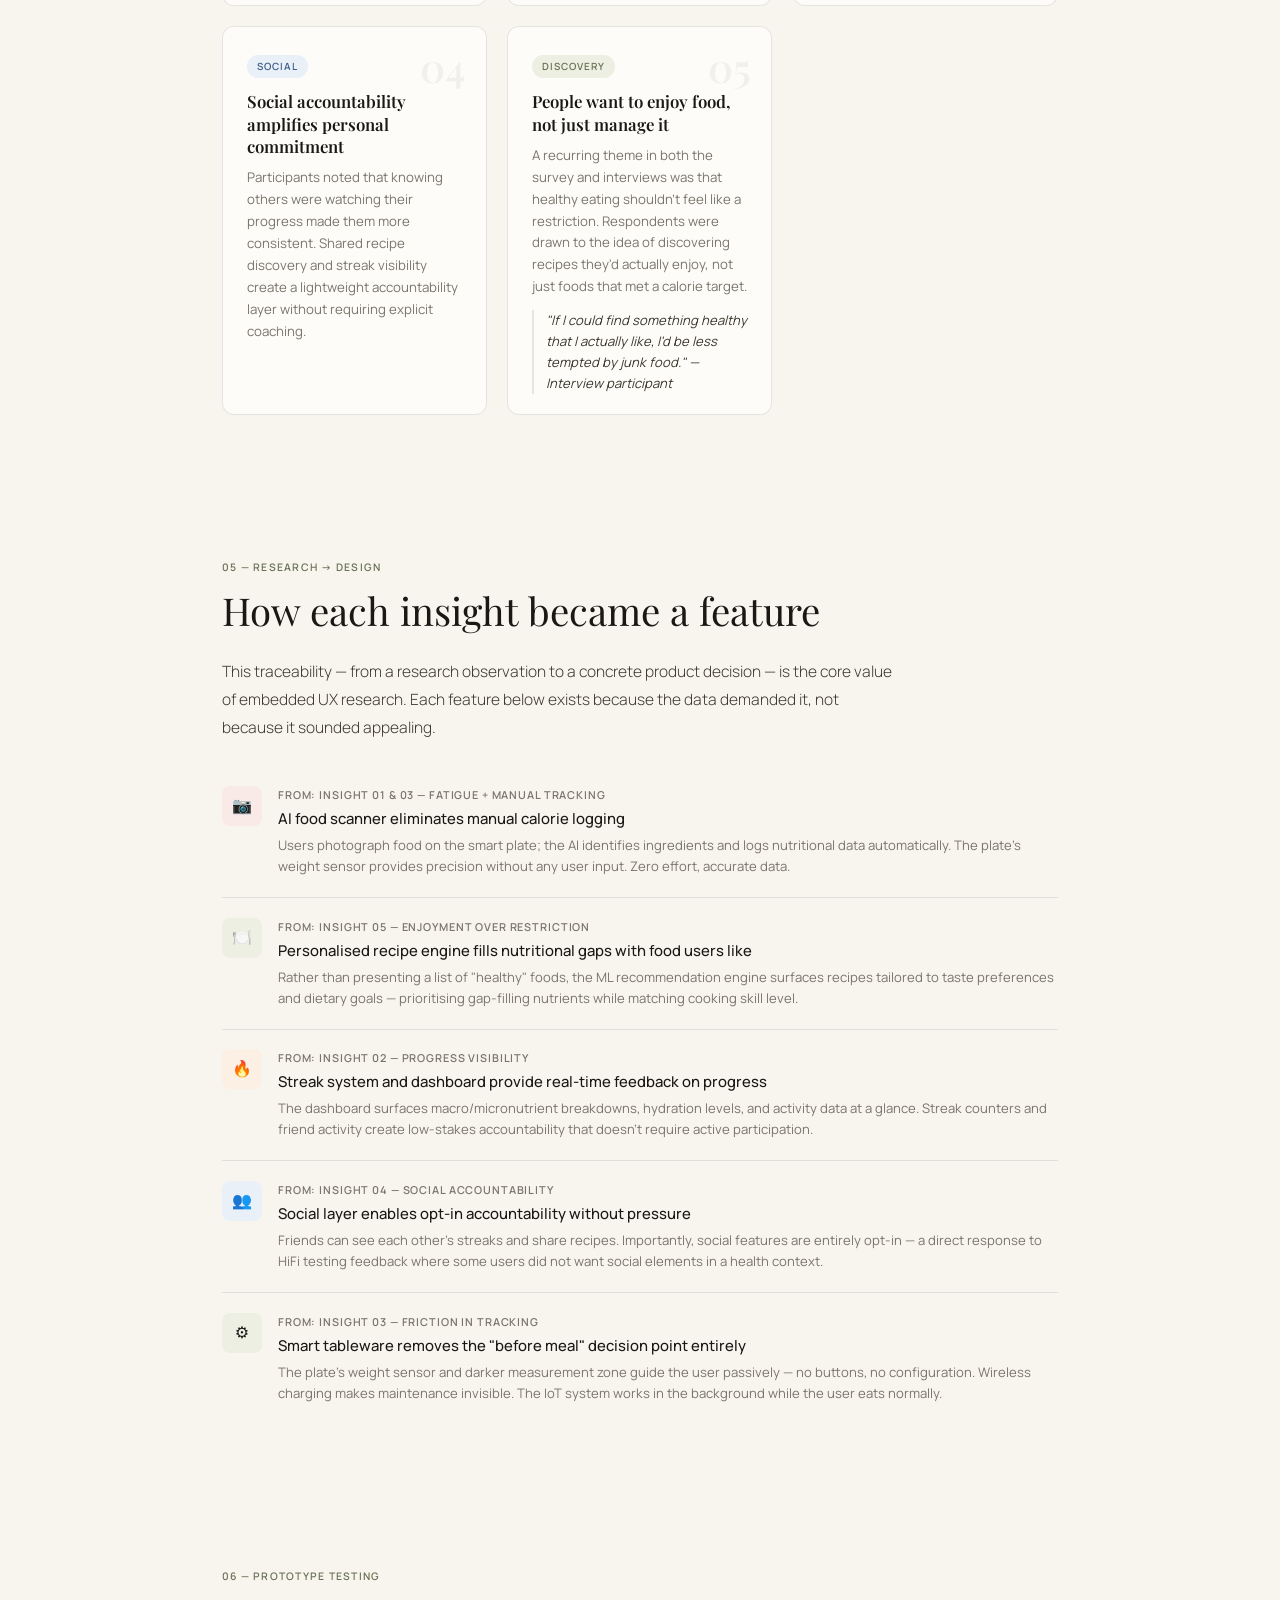
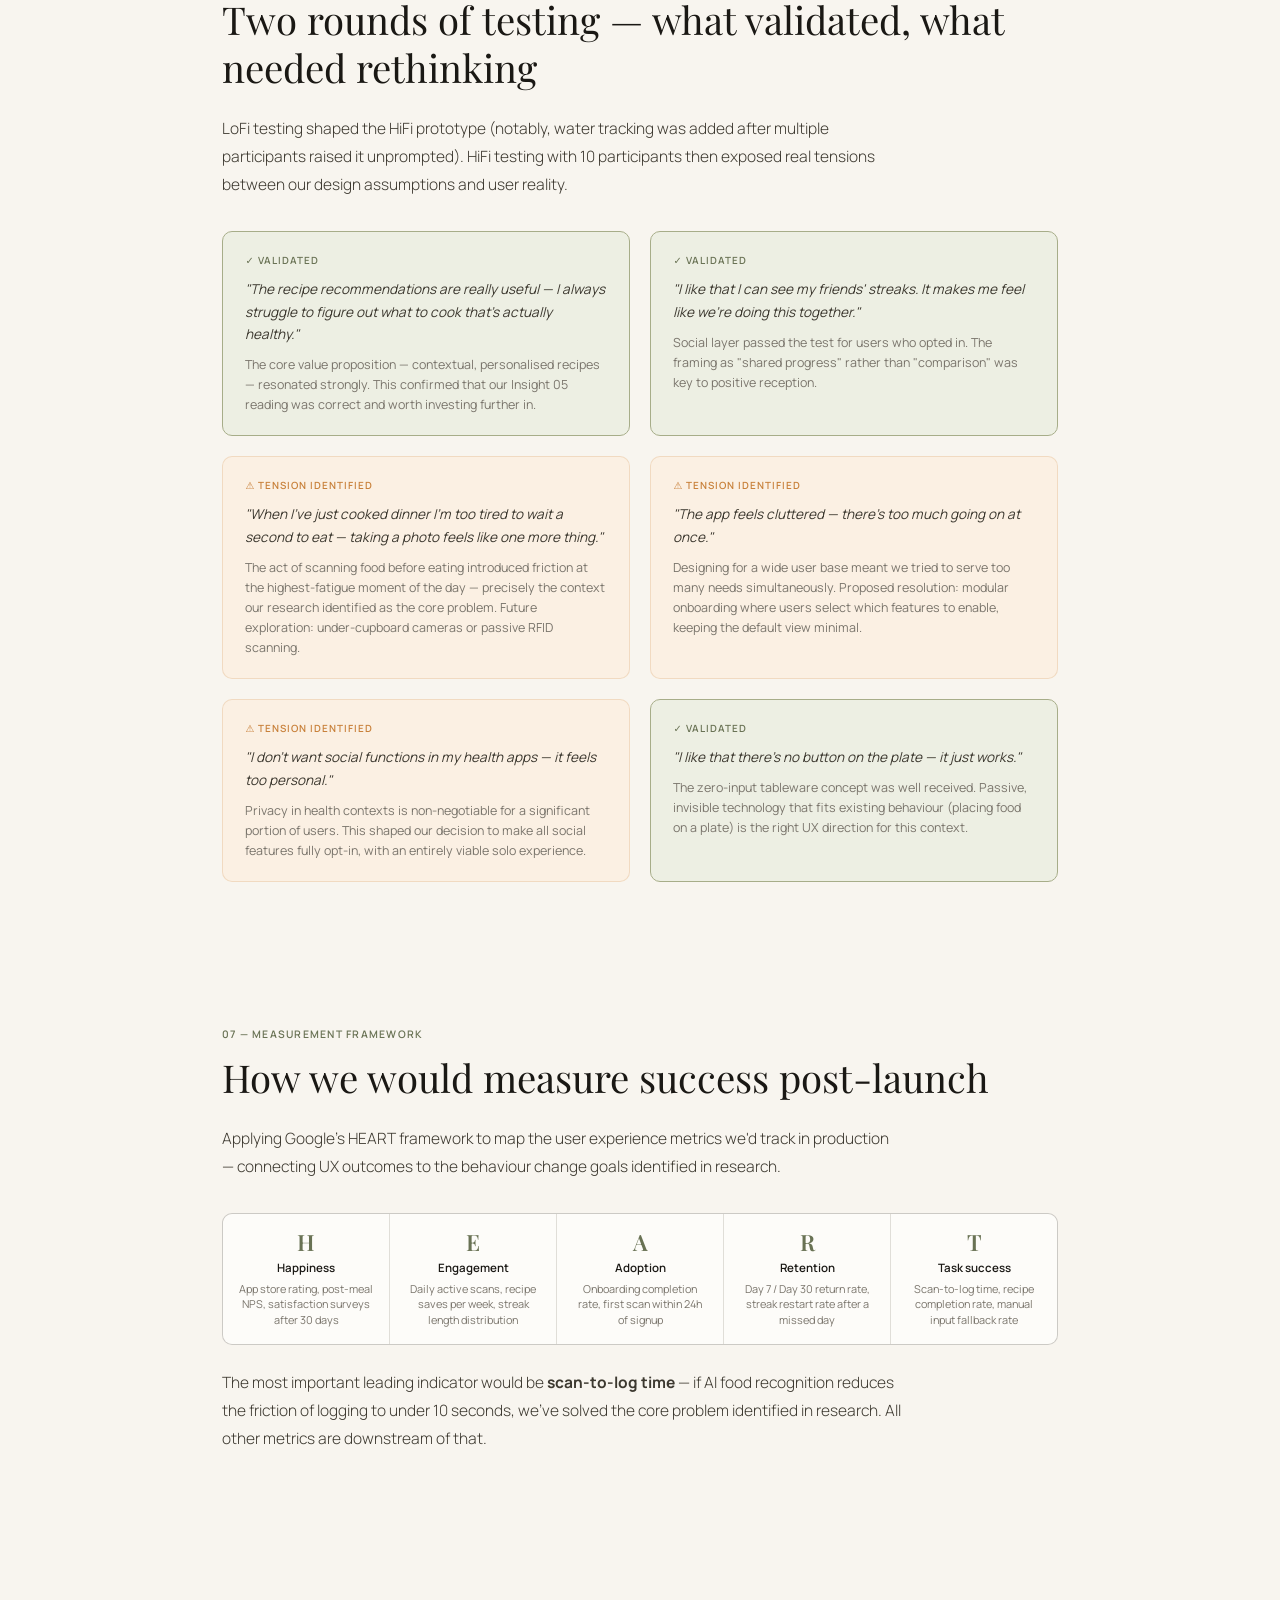
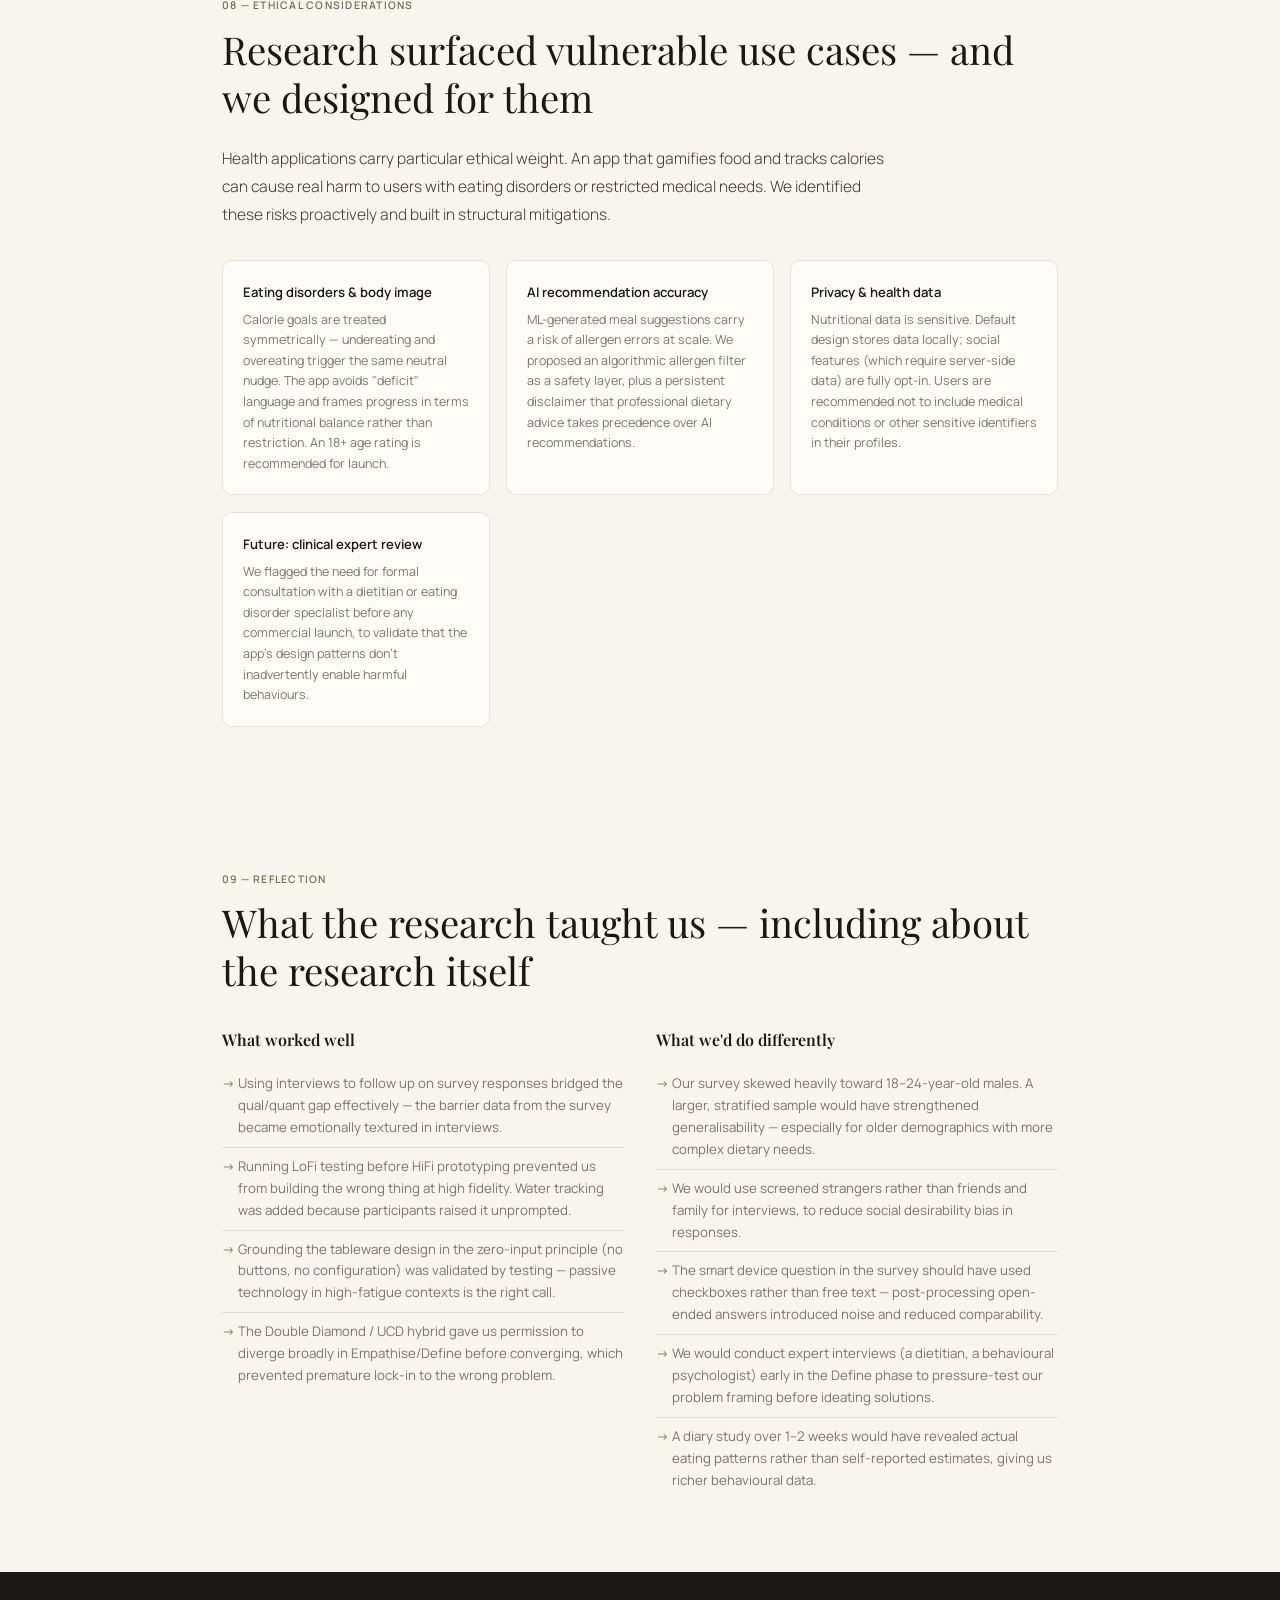
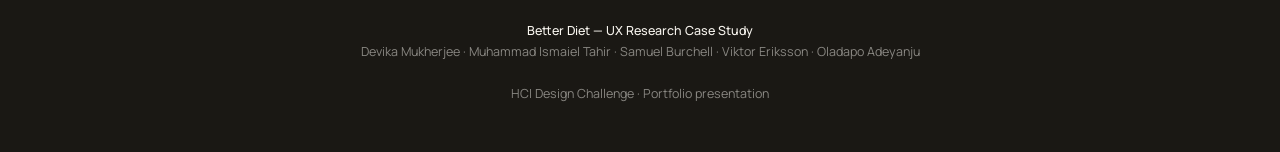
<file: projects/better-diet.html>
<!DOCTYPE html>
<html lang="en">
<head>
<meta charset="UTF-8">
<meta name="viewport" content="width=device-width, initial-scale=1.0">
<title>Better Diet — UX Research Case Study · Devika Mukherjee</title>
<link rel="preconnect" href="https://fonts.googleapis.com">
<link rel="preconnect" href="https://fonts.gstatic.com" crossorigin>
<link href="https://fonts.googleapis.com/css2?family=Playfair+Display:ital,wght@0,400;0,600;1,400&family=Manrope:wght@300;400;500;600&display=swap" rel="stylesheet">
<style>
  *, *::before, *::after { box-sizing: border-box; margin: 0; padding: 0; }

  :root {
    --cream: #F8F5EF;
    --warm-white: #FDFCF9;
    --ink: #1A1814;
    --ink-mid: #3D3930;
    --ink-light: #7A756C;
    --sage: #697254;
    --sage-light: #EDEFE3;
    --sage-mid: #A7AD89;
    --amber: #C8803A;
    --amber-light: #FBF0E3;
    --coral: #C0503A;
    --coral-light: #FAEAE7;
    --blue: #3A5F8A;
    --blue-light: #EAF0F8;
    --divider: rgba(26,24,20,0.1);
    --serif: 'Playfair Display', Georgia, serif;
    --sans: 'Manrope', system-ui, sans-serif;
  }

  html { font-size: 16px; scroll-behavior: smooth; }

  body {
    font-family: var(--sans);
    background: var(--cream);
    color: var(--ink);
    line-height: 1.7;
    -webkit-font-smoothing: antialiased;
  }

  /* —— BACK LINK —— */
  .back-bar {
    position: fixed; top: 0; left: 0; right: 0;
    background: rgba(248,245,239,0.92);
    backdrop-filter: blur(8px);
    -webkit-backdrop-filter: blur(8px);
    border-bottom: 1px solid var(--divider);
    padding: 0.75rem 1.5rem;
    z-index: 100;
    font-size: 0.78rem;
  }
  .back-bar a {
    color: var(--ink-mid);
    text-decoration: none;
    transition: color 0.15s;
  }
  .back-bar a:hover { color: var(--sage); }

  /* —— HERO —— */
  .hero {
    background: var(--ink);
    color: var(--cream);
    padding: 7rem 2rem 4rem;
    position: relative;
    overflow: hidden;
  }
  .hero::before {
    content: '';
    position: absolute;
    top: -80px; right: -80px;
    width: 480px; height: 480px;
    border-radius: 50%;
    background: radial-gradient(circle, rgba(105,114,84,0.18) 0%, transparent 70%);
    pointer-events: none;
  }
  .hero-inner { max-width: 900px; margin: 0 auto; position: relative; }
  .hero-tag {
    display: inline-block;
    font-family: var(--sans);
    font-size: 0.7rem;
    font-weight: 600;
    letter-spacing: 0.12em;
    text-transform: uppercase;
    color: var(--sage);
    border: 1px solid rgba(105,114,84,0.4);
    padding: 4px 12px;
    border-radius: 2px;
    margin-bottom: 1.75rem;
  }
  .hero h1 {
    font-family: var(--serif);
    font-size: clamp(2.8rem, 6vw, 4.5rem);
    font-weight: 400;
    line-height: 1.1;
    letter-spacing: -0.01em;
    margin-bottom: 1.25rem;
  }
  .hero h1 em { font-style: italic; color: rgba(248,245,239,0.55); }
  .hero-sub {
    font-size: 1.05rem;
    font-weight: 300;
    color: rgba(248,245,239,0.7);
    max-width: 560px;
    line-height: 1.75;
    margin-bottom: 2.5rem;
  }
  .meta-row {
    display: flex;
    flex-wrap: wrap;
    gap: 2.5rem;
    padding-top: 2rem;
    border-top: 1px solid rgba(255,255,255,0.1);
  }
  .meta-label {
    font-size: 0.65rem;
    font-weight: 600;
    letter-spacing: 0.1em;
    text-transform: uppercase;
    color: rgba(248,245,239,0.4);
    margin-bottom: 4px;
  }
  .meta-value {
    font-size: 0.9rem;
    font-weight: 400;
    color: rgba(248,245,239,0.85);
  }

  /* —— LAYOUT —— */
  .container { max-width: 900px; margin: 0 auto; padding: 0 2rem; }
  .section { padding: 4.5rem 0; border-bottom: 1px solid var(--divider); }
  .section:last-of-type { border-bottom: none; }

  .section-label {
    font-size: 0.65rem;
    font-weight: 600;
    letter-spacing: 0.12em;
    text-transform: uppercase;
    color: var(--sage);
    margin-bottom: 0.6rem;
  }
  .section-title {
    font-family: var(--serif);
    font-size: clamp(1.7rem, 3.5vw, 2.4rem);
    font-weight: 400;
    line-height: 1.25;
    margin-bottom: 1.5rem;
  }
  .section-body {
    font-size: 0.97rem;
    font-weight: 300;
    color: var(--ink-mid);
    max-width: 680px;
    line-height: 1.8;
  }

  /* —— TL;DR —— */
  .tldr {
    background: var(--sage-light);
    border-left: 3px solid var(--sage);
    padding: 2rem 2.5rem;
    border-radius: 0 8px 8px 0;
    margin: 3rem 0;
  }
  .tldr-title {
    font-size: 0.65rem;
    font-weight: 600;
    letter-spacing: 0.1em;
    text-transform: uppercase;
    color: var(--sage);
    margin-bottom: 0.75rem;
  }
  .tldr p {
    font-size: 0.97rem;
    color: var(--ink-mid);
    line-height: 1.75;
  }

  /* —— METHODS GRID —— */
  .methods-grid {
    display: grid;
    grid-template-columns: repeat(auto-fit, minmax(200px, 1fr));
    gap: 1px;
    background: var(--divider);
    border: 1px solid var(--divider);
    border-radius: 12px;
    overflow: hidden;
    margin-top: 2.5rem;
  }
  .method-card {
    background: var(--warm-white);
    padding: 1.5rem 1.4rem;
    transition: background 0.2s;
  }
  .method-card:hover { background: var(--sage-light); }
  .method-phase {
    font-size: 0.6rem;
    font-weight: 600;
    letter-spacing: 0.1em;
    text-transform: uppercase;
    color: var(--ink-light);
    margin-bottom: 0.5rem;
  }
  .method-name {
    font-family: var(--serif);
    font-size: 1.05rem;
    font-weight: 600;
    margin-bottom: 0.4rem;
    line-height: 1.3;
  }
  .method-detail {
    font-size: 0.78rem;
    color: var(--ink-light);
    line-height: 1.6;
  }
  .method-n {
    display: inline-block;
    font-size: 0.7rem;
    font-weight: 600;
    color: var(--sage);
    background: var(--sage-light);
    padding: 2px 8px;
    border-radius: 20px;
    margin-top: 0.6rem;
  }

  /* —— STAT STRIP —— */
  .stat-strip {
    display: grid;
    grid-template-columns: repeat(auto-fit, minmax(140px, 1fr));
    gap: 1rem;
    margin: 2rem 0;
  }
  .stat-box {
    background: var(--warm-white);
    border: 1px solid var(--divider);
    border-radius: 10px;
    padding: 1.25rem 1.25rem 1rem;
  }
  .stat-num {
    font-family: var(--serif);
    font-size: 2rem;
    font-weight: 600;
    line-height: 1;
    margin-bottom: 4px;
  }
  .stat-label {
    font-size: 0.75rem;
    color: var(--ink-light);
    line-height: 1.4;
  }
  .stat-box.green .stat-num { color: var(--sage); }
  .stat-box.amber .stat-num { color: var(--amber); }
  .stat-box.coral .stat-num { color: var(--coral); }
  .stat-box.blue .stat-num { color: var(--blue); }

  /* —— INSIGHT CARDS —— */
  .insights-grid {
    display: grid;
    grid-template-columns: repeat(auto-fit, minmax(260px, 1fr));
    gap: 1.25rem;
    margin-top: 2rem;
  }
  .insight-card {
    background: var(--warm-white);
    border: 1px solid var(--divider);
    border-radius: 12px;
    padding: 1.5rem 1.5rem 1.25rem;
    position: relative;
  }
  .insight-num {
    position: absolute;
    top: 1.25rem; right: 1.25rem;
    font-family: var(--serif);
    font-size: 2.5rem;
    font-weight: 600;
    color: rgba(26,24,20,0.05);
    line-height: 1;
    user-select: none;
  }
  .insight-tag {
    font-size: 0.62rem;
    font-weight: 600;
    letter-spacing: 0.1em;
    text-transform: uppercase;
    padding: 3px 10px;
    border-radius: 20px;
    margin-bottom: 0.75rem;
    display: inline-block;
  }
  .tag-green { background: var(--sage-light); color: var(--sage); }
  .tag-amber { background: var(--amber-light); color: var(--amber); }
  .tag-coral { background: var(--coral-light); color: var(--coral); }
  .tag-blue  { background: var(--blue-light); color: var(--blue); }
  .insight-title {
    font-family: var(--serif);
    font-size: 1.05rem;
    font-weight: 600;
    line-height: 1.35;
    margin-bottom: 0.6rem;
  }
  .insight-body {
    font-size: 0.83rem;
    color: var(--ink-light);
    line-height: 1.65;
  }
  .insight-quote {
    font-style: italic;
    font-size: 0.82rem;
    color: var(--ink-mid);
    border-left: 2px solid var(--divider);
    padding-left: 0.75rem;
    margin-top: 0.75rem;
    line-height: 1.6;
  }

  /* —— BARRIER CHART —— */
  .bar-chart { margin: 1.5rem 0; }
  .bar-row {
    display: grid;
    grid-template-columns: 160px 1fr 44px;
    align-items: center;
    gap: 12px;
    margin-bottom: 10px;
  }
  .bar-label { font-size: 0.78rem; color: var(--ink-mid); text-align: right; }
  .bar-track {
    background: rgba(26,24,20,0.06);
    border-radius: 4px;
    height: 10px;
    overflow: hidden;
  }
  .bar-fill {
    height: 100%;
    border-radius: 4px;
    background: var(--sage);
    transition: width 0.6s ease;
  }
  .bar-fill.amber { background: var(--amber); }
  .bar-fill.coral { background: var(--coral); }
  .bar-pct { font-size: 0.78rem; font-weight: 600; color: var(--ink-mid); }

  /* —— DESIGN IMPLICATIONS —— */
  .implication-list { list-style: none; margin-top: 1.5rem; }
  .implication-item {
    display: grid;
    grid-template-columns: 2.5rem 1fr;
    gap: 1rem;
    padding: 1.25rem 0;
    border-bottom: 1px solid var(--divider);
    align-items: start;
  }
  .implication-item:last-child { border-bottom: none; }
  .impl-icon {
    width: 2.5rem; height: 2.5rem;
    border-radius: 8px;
    display: flex; align-items: center; justify-content: center;
    font-size: 1rem;
    flex-shrink: 0;
  }
  .impl-finding {
    font-size: 0.68rem;
    font-weight: 600;
    letter-spacing: 0.08em;
    text-transform: uppercase;
    color: var(--ink-light);
    margin-bottom: 2px;
  }
  .impl-title {
    font-weight: 500;
    font-size: 0.93rem;
    margin-bottom: 3px;
  }
  .impl-desc { font-size: 0.82rem; color: var(--ink-light); line-height: 1.6; }

  /* —— PROTOTYPE FEEDBACK —— */
  .feedback-grid {
    display: grid;
    grid-template-columns: 1fr 1fr;
    gap: 1.25rem;
    margin-top: 2rem;
  }
  @media (max-width: 600px) { .feedback-grid { grid-template-columns: 1fr; } }
  .feedback-card {
    border-radius: 10px;
    padding: 1.25rem 1.4rem;
    border: 1px solid var(--divider);
  }
  .feedback-card.positive { background: var(--sage-light); border-color: var(--sage-mid); }
  .feedback-card.tension  { background: var(--amber-light); border-color: rgba(200,128,58,0.2); }
  .feedback-eyebrow {
    font-size: 0.62rem;
    font-weight: 600;
    letter-spacing: 0.1em;
    text-transform: uppercase;
    margin-bottom: 0.6rem;
  }
  .feedback-card.positive .feedback-eyebrow { color: var(--sage); }
  .feedback-card.tension  .feedback-eyebrow { color: var(--amber); }
  .feedback-quote {
    font-style: italic;
    font-size: 0.85rem;
    color: var(--ink-mid);
    line-height: 1.65;
    margin-bottom: 0.6rem;
  }
  .feedback-response {
    font-size: 0.78rem;
    color: var(--ink-light);
    line-height: 1.6;
  }

  /* —— HEART STRIP —— */
  .heart-strip {
    display: grid;
    grid-template-columns: repeat(5, 1fr);
    gap: 1px;
    background: var(--divider);
    border: 1px solid var(--divider);
    border-radius: 10px;
    overflow: hidden;
    margin-top: 2rem;
  }
  @media (max-width: 600px) { .heart-strip { grid-template-columns: 1fr 1fr; } }
  .heart-cell {
    background: var(--warm-white);
    padding: 1.1rem 1rem;
    text-align: center;
  }
  .heart-letter {
    font-family: var(--serif);
    font-size: 1.4rem;
    font-weight: 600;
    color: var(--sage);
    line-height: 1;
    margin-bottom: 4px;
  }
  .heart-word { font-size: 0.72rem; font-weight: 600; color: var(--ink); margin-bottom: 4px; }
  .heart-metric { font-size: 0.68rem; color: var(--ink-light); line-height: 1.4; }

  /* —— ETHICS —— */
  .ethics-list {
    display: grid;
    grid-template-columns: repeat(auto-fit, minmax(220px, 1fr));
    gap: 1rem;
    margin-top: 2rem;
  }
  .ethics-card {
    background: var(--warm-white);
    border: 1px solid var(--divider);
    border-radius: 10px;
    padding: 1.25rem;
  }
  .ethics-title {
    font-size: 0.82rem;
    font-weight: 600;
    margin-bottom: 0.4rem;
  }
  .ethics-body { font-size: 0.78rem; color: var(--ink-light); line-height: 1.65; }

  /* —— REFLECTION —— */
  .reflection-grid {
    display: grid;
    grid-template-columns: 1fr 1fr;
    gap: 2rem;
    margin-top: 2rem;
  }
  @media (max-width: 600px) { .reflection-grid { grid-template-columns: 1fr; } }
  .reflection-col h3 {
    font-family: var(--serif);
    font-size: 1rem;
    font-weight: 600;
    margin-bottom: 0.75rem;
  }
  .reflection-items { list-style: none; }
  .reflection-items li {
    font-size: 0.83rem;
    color: var(--ink-light);
    line-height: 1.65;
    padding: 0.5rem 0;
    border-bottom: 1px solid var(--divider);
    padding-left: 1rem;
    position: relative;
  }
  .reflection-items li::before {
    content: '→';
    position: absolute; left: 0;
    color: var(--sage);
    font-size: 0.8rem;
  }
  .reflection-items li:last-child { border-bottom: none; }

  /* —— FOOTER —— */
  .footer {
    background: var(--ink);
    color: rgba(248,245,239,0.5);
    text-align: center;
    padding: 3rem 2rem;
    font-size: 0.78rem;
  }
  .footer strong { color: var(--cream); font-weight: 500; }

  /* —— PULL QUOTE —— */
  .pull-quote {
    font-family: var(--serif);
    font-size: clamp(1.1rem, 2.5vw, 1.5rem);
    font-weight: 400;
    font-style: italic;
    color: var(--ink-mid);
    border-left: 3px solid var(--sage);
    padding: 1rem 0 1rem 1.75rem;
    margin: 2.5rem 0;
    line-height: 1.55;
  }

  hr { border: none; border-top: 1px solid var(--divider); margin: 2.5rem 0; }

  /* —— PHASE TIMELINE —— */
  .timeline {
    display: flex;
    gap: 0;
    margin: 2rem 0;
    border-radius: 10px;
    overflow: hidden;
    border: 1px solid var(--divider);
  }
  .timeline-step {
    flex: 1;
    background: var(--warm-white);
    padding: 1rem 0.9rem;
    border-right: 1px solid var(--divider);
    text-align: center;
    position: relative;
  }
  .timeline-step:last-child { border-right: none; }
  .timeline-step.active { background: var(--sage); }
  .timeline-num {
    font-size: 0.6rem;
    font-weight: 600;
    letter-spacing: 0.08em;
    color: var(--ink-light);
    margin-bottom: 4px;
    text-transform: uppercase;
  }
  .timeline-step.active .timeline-num { color: rgba(255,255,255,0.7); }
  .timeline-name {
    font-size: 0.78rem;
    font-weight: 500;
    color: var(--ink);
    line-height: 1.3;
  }
  .timeline-step.active .timeline-name { color: #fff; }
  @media (max-width: 600px) {
    .timeline { flex-direction: column; }
    .timeline-step { border-right: none; border-bottom: 1px solid var(--divider); }
    .timeline-step:last-child { border-bottom: none; }
    .bar-row { grid-template-columns: 110px 1fr 40px; }
    .bar-label { font-size: 0.72rem; }
  }

  @keyframes fadeUp {
    from { opacity: 0; transform: translateY(20px); }
    to   { opacity: 1; transform: translateY(0); }
  }
  .hero-inner > * { animation: fadeUp 0.7s ease both; }
  .hero-inner > *:nth-child(1) { animation-delay: 0.05s; }
  .hero-inner > *:nth-child(2) { animation-delay: 0.15s; }
  .hero-inner > *:nth-child(3) { animation-delay: 0.25s; }
  .hero-inner > *:nth-child(4) { animation-delay: 0.35s; }

  /* ——— SCROLL REVEAL ——— */
  .reveal {
    opacity: 0;
    transform: translateY(24px);
    transition: opacity 0.7s cubic-bezier(.16,1,.3,1), transform 0.7s cubic-bezier(.16,1,.3,1);
    will-change: opacity, transform;
  }
  .reveal.in-view { opacity: 1; transform: none; }
  .reveal[data-delay="1"] { transition-delay: 0.07s; }
  .reveal[data-delay="2"] { transition-delay: 0.14s; }
  .reveal[data-delay="3"] { transition-delay: 0.21s; }
  .reveal[data-delay="4"] { transition-delay: 0.28s; }
  .reveal[data-delay="5"] { transition-delay: 0.35s; }

  /* ——— CUSTOM CURSOR ——— */
  .cursor-dot, .cursor-ring {
    position: fixed;
    top: 0; left: 0;
    border-radius: 50%;
    pointer-events: none;
    z-index: 9999;
    transform: translate(-50%, -50%);
    opacity: 0;
    transition: opacity 0.3s ease;
  }
  .cursor-dot { width: 7px; height: 7px; background: var(--sage); }
  .cursor-ring {
    width: 32px; height: 32px;
    border: 1.5px solid rgba(105,114,84,0.3);
    background: transparent;
    transition: opacity 0.3s ease, width 0.25s ease, height 0.25s ease, background 0.25s ease, border-color 0.25s ease;
  }
  .cursor-ring.hover {
    width: 52px; height: 52px;
    background: rgba(105,114,84,0.08);
    border-color: var(--sage);
  }
  .cursor-dot.active, .cursor-ring.active { opacity: 1; }
  @media (hover: hover) and (pointer: fine) {
    body, a, button, summary, .btn { cursor: none; }
  }
  @media (prefers-reduced-motion: reduce) {
    .reveal { opacity: 1 !important; transform: none !important; transition: none !important; }
    .cursor-dot, .cursor-ring { transition: opacity 0.3s ease; }
  }
</style>
</head>
<body>

<div class="back-bar"><a href="../index.html">← Back to portfolio</a></div>

<header class="hero">
  <div class="hero-inner">
    <div class="hero-tag">UX Research · Portfolio Case Study</div>
    <h1>Better Diet<br><em>Designing for behaviour change</em></h1>
    <p class="hero-sub">A mixed-methods research study exploring the barriers people face when trying to improve their diet — culminating in an AI-powered nutrition tracking system and smart tableware.</p>
    <div class="meta-row">
      <div class="meta-item"><div class="meta-label">My Role</div><div class="meta-value">UX Researcher · Interaction Designer</div></div>
      <div class="meta-item"><div class="meta-label">Methods</div><div class="meta-value">Survey · Semi-structured Interviews · Usability Testing · Prototyping</div></div>
      <div class="meta-item"><div class="meta-label">Team</div><div class="meta-value">5 researchers</div></div>
      <div class="meta-item"><div class="meta-label">Domain</div><div class="meta-value">Health & Behaviour Change</div></div>
    </div>
  </div>
</header>

<div class="container">
  <div class="tldr">
    <div class="tldr-title">Summary</div>
    <p>We ran a multi-phase research programme — survey (n=50+), semi-structured interviews, competitive analysis, and two rounds of prototype testing — to understand why people struggle to eat well, even when they want to. The core finding: <strong>the barrier isn't knowledge, it's cognitive load and motivation</strong>. People know what they should eat; they're too tired to act on it. We translated five research-backed insights directly into product decisions, designing the Better Diet App and smart tableware to reduce friction at every step of the dieting journey.</p>
  </div>
</div>

<div class="container">
  <section class="section">
    <div class="section-label">01 — Problem Space</div>
    <h2 class="section-title">Why do people fail at dieting, even when they genuinely want to change?</h2>
    <p class="section-body">Poor diet is one of the most addressable causes of preventable illness, yet consumer behaviour persistently lags behind intention. Existing tools either overwhelm users with data or require time and discipline that real life rarely accommodates. Our design challenge was to move beyond awareness and actually reduce the friction between intention and action.</p>

    <div class="timeline">
      <div class="timeline-step active"><div class="timeline-num">Phase 01</div><div class="timeline-name">Empathise</div></div>
      <div class="timeline-step active"><div class="timeline-num">Phase 02</div><div class="timeline-name">Define</div></div>
      <div class="timeline-step active"><div class="timeline-num">Phase 03</div><div class="timeline-name">Develop</div></div>
      <div class="timeline-step active"><div class="timeline-num">Phase 04</div><div class="timeline-name">Deliver</div></div>
      <div class="timeline-step"><div class="timeline-num">Next</div><div class="timeline-name">Future work</div></div>
    </div>
    <p class="section-body">We structured our work using a hybrid Double Diamond / UCD model — broad, exploratory research in the first two phases, then convergent prototyping and validation in the second two. This ensured every design decision was traceable back to a research finding.</p>
  </section>
</div>

<div class="container">
  <section class="section">
    <div class="section-label">02 — Research Design</div>
    <h2 class="section-title">A mixed-methods approach — understanding both the what and the why</h2>
    <p class="section-body">We deliberately combined quantitative and qualitative methods, using each to compensate for the other's blind spots. Survey data revealed patterns and scale; interviews revealed the lived experience and emotion behind those patterns. Prototype testing closed the loop between insight and design.</p>

    <div class="methods-grid">
      <div class="method-card">
        <div class="method-phase">Discovery</div>
        <div class="method-name">Brainstorm & Lateral Thinking</div>
        <div class="method-detail">Structured ideation across three target demographics (students, elderly, children) to surface the most addressable problem spaces before committing to a direction.</div>
        <span class="method-n">Team of 5</span>
      </div>
      <div class="method-card">
        <div class="method-phase">Quantitative</div>
        <div class="method-name">Survey (Google Forms)</div>
        <div class="method-detail">Attitudinal + behavioural questionnaire covering exercise habits, diet self-perception, goals, barriers, and current tool usage. Open-ended responses allowed for emergent themes.</div>
        <span class="method-n">n = 50+ responses</span>
      </div>
      <div class="method-card">
        <div class="method-phase">Qualitative</div>
        <div class="method-name">Semi-structured Interviews</div>
        <div class="method-detail">Two-part interview: baseline demographics, then probing real dietary behaviours and knowledge gaps. Follow-up questions allowed us to pursue unexpected threads in real time.</div>
        <span class="method-n">n = 3+ participants</span>
      </div>
      <div class="method-card">
        <div class="method-phase">Secondary</div>
        <div class="method-name">Competitive Analysis</div>
        <div class="method-detail">Reviewed existing solutions (MyFitnessPal, Fitbit, calorie-counting apps, smart scales) to identify gaps, feature overlaps, and UX patterns that have proven effective at scale.</div>
        <span class="method-n">Market landscape</span>
      </div>
      <div class="method-card">
        <div class="method-phase">Evaluative</div>
        <div class="method-name">LoFi Prototype Testing</div>
        <div class="method-detail">Paper-based concept testing of the app and tableware to validate core interaction models before investing in high-fidelity design. Feedback shaped the HiFi iteration.</div>
        <span class="method-n">Concept validation</span>
      </div>
      <div class="method-card">
        <div class="method-phase">Evaluative</div>
        <div class="method-name">HiFi Usability Testing</div>
        <div class="method-detail">Showed Figma prototypes and 3D tableware models to 10 participants, followed by structured post-task interviews to surface usability issues and value perception.</div>
        <span class="method-n">n = 10 participants</span>
      </div>
    </div>
  </section>
</div>

<div class="container">
  <section class="section">
    <div class="section-label">03 — Discovery Findings</div>
    <h2 class="section-title">The data: intention is high, action is blocked</h2>
    <p class="section-body">The survey revealed a consistent pattern across respondents: most people want to improve their diet, most have clear goals, and most are already failing to meet them. The gap is not informational — it's structural.</p>

    <div class="stat-strip">
      <div class="stat-box green"><div class="stat-num">72%</div><div class="stat-label">of respondents aged 18–24 — skewed sample, but directly relevant to the core market</div></div>
      <div class="stat-box amber"><div class="stat-num">44%</div><div class="stat-label">cited losing body fat as their primary goal — the most common driver by far</div></div>
      <div class="stat-box coral"><div class="stat-num">31%</div><div class="stat-label">were using no app or device to support their diet at the time of the survey</div></div>
      <div class="stat-box blue"><div class="stat-num">60%</div><div class="stat-label">exercise 1–5 hrs/week, showing health-conscious intent that doesn't extend to diet</div></div>
    </div>

    <hr>

    <h3 style="font-family: var(--serif); font-size: 1.1rem; font-weight: 600; margin-bottom: 1.25rem;">Top barriers to better diet — survey results</h3>
    <div class="bar-chart">
      <div class="bar-row"><div class="bar-label">Tiredness / fatigue</div><div class="bar-track"><div class="bar-fill" style="width:74%"></div></div><div class="bar-pct">28.9%</div></div>
      <div class="bar-row"><div class="bar-label">Don't like planning food</div><div class="bar-track"><div class="bar-fill amber" style="width:54%"></div></div><div class="bar-pct">21.1%</div></div>
      <div class="bar-row"><div class="bar-label">Hard to track intake</div><div class="bar-track"><div class="bar-fill amber" style="width:48%"></div></div><div class="bar-pct">18.9%</div></div>
      <div class="bar-row"><div class="bar-label">Too busy</div><div class="bar-track"><div class="bar-fill coral" style="width:43%"></div></div><div class="bar-pct">16.7%</div></div>
      <div class="bar-row"><div class="bar-label">Other</div><div class="bar-track"><div class="bar-fill" style="width:37%; background: var(--ink-light)"></div></div><div class="bar-pct">14.4%</div></div>
    </div>

    <div class="pull-quote">"I always mean to have more vegetables, but I never get around to it." — Samantha, 18, interview participant</div>

    <p class="section-body">The interviews deepened this picture. Participants weren't unaware of what healthy eating looks like — they found that processing food packaging labels, planning meals, and consistently logging intake all demanded cognitive resources they didn't have at the end of a long day. The tool adoption data reinforced this: no single app commanded meaningful loyalty, suggesting existing tools don't solve the real problem.</p>

    <hr>
    <h3 style="font-family: var(--serif); font-size: 1.1rem; font-weight: 600; margin-bottom: 0.5rem;">Key observation on the competitive landscape</h3>
    <p class="section-body" style="margin-top: 0.75rem;">Of survey respondents who did use a diet tool, usage was split roughly equally across smartwatches (19%), phone apps (14%), and Fitbit (14%). No tool dominated — confirming a genuine market gap rather than a preference for any single solution.</p>
  </section>
</div>

<div class="container">
  <section class="section">
    <div class="section-label">04 — Insight Synthesis</div>
    <h2 class="section-title">Five insights that drove every design decision</h2>
    <p class="section-body">These aren't summaries of data — they're the reframed, actionable insights that shaped the product direction. Each is grounded in multiple data points across survey, interview, and secondary research.</p>

    <div class="insights-grid">
      <div class="insight-card">
        <span class="insight-num">01</span>
        <span class="insight-tag tag-coral">Cognitive load</span>
        <div class="insight-title">Fatigue is the #1 enemy of dietary intent</div>
        <div class="insight-body">The biggest barrier isn't willpower — it's decision fatigue. By evening, people lack the mental energy to research meals, count macros, or plan ahead. Any solution must minimise the number of decisions required.</div>
        <div class="insight-quote">"I don't want to spend time reading packaging when I'm already tired." — Interview participant</div>
      </div>

      <div class="insight-card">
        <span class="insight-num">02</span>
        <span class="insight-tag tag-amber">Motivation</span>
        <div class="insight-title">Progress visibility sustains behaviour change</div>
        <div class="insight-body">Survey respondents who had stuck to dietary changes cited visible progress as a key driver. Streaks, social validation, and seeing nutritional gaps all function as external motivators when intrinsic motivation dips.</div>
        <div class="insight-quote">"I always end up procrastinating on my diet. It's a motivation thing." — Zak, 22, interview participant</div>
      </div>

      <div class="insight-card">
        <span class="insight-num">03</span>
        <span class="insight-tag tag-green">Friction</span>
        <div class="insight-title">Manual tracking is a known failure point</div>
        <div class="insight-body">The most common reason users abandon calorie-tracking tools is the effort of manual logging. Food scanning via AI removes this entirely — users photograph a meal and the system does the rest.</div>
        <div class="insight-body" style="margin-top: 0.5rem;">This was the central innovation unlocked by our research.</div>
      </div>

      <div class="insight-card">
        <span class="insight-num">04</span>
        <span class="insight-tag tag-blue">Social</span>
        <div class="insight-title">Social accountability amplifies personal commitment</div>
        <div class="insight-body">Participants noted that knowing others were watching their progress made them more consistent. Shared recipe discovery and streak visibility create a lightweight accountability layer without requiring explicit coaching.</div>
      </div>

      <div class="insight-card">
        <span class="insight-num">05</span>
        <span class="insight-tag tag-green">Discovery</span>
        <div class="insight-title">People want to enjoy food, not just manage it</div>
        <div class="insight-body">A recurring theme in both the survey and interviews was that healthy eating shouldn't feel like a restriction. Respondents were drawn to the idea of discovering recipes they'd actually enjoy, not just foods that met a calorie target.</div>
        <div class="insight-quote">"If I could find something healthy that I actually like, I'd be less tempted by junk food." — Interview participant</div>
      </div>
    </div>
  </section>
</div>

<div class="container">
  <section class="section">
    <div class="section-label">05 — Research → Design</div>
    <h2 class="section-title">How each insight became a feature</h2>
    <p class="section-body">This traceability — from a research observation to a concrete product decision — is the core value of embedded UX research. Each feature below exists because the data demanded it, not because it sounded appealing.</p>

    <ul class="implication-list">
      <li class="implication-item">
        <div class="impl-icon" style="background: var(--coral-light);">📷</div>
        <div class="impl-content">
          <div class="impl-finding">From: Insight 01 & 03 — fatigue + manual tracking</div>
          <div class="impl-title">AI food scanner eliminates manual calorie logging</div>
          <div class="impl-desc">Users photograph food on the smart plate; the AI identifies ingredients and logs nutritional data automatically. The plate's weight sensor provides precision without any user input. Zero effort, accurate data.</div>
        </div>
      </li>
      <li class="implication-item">
        <div class="impl-icon" style="background: var(--sage-light);">🍽️</div>
        <div class="impl-content">
          <div class="impl-finding">From: Insight 05 — enjoyment over restriction</div>
          <div class="impl-title">Personalised recipe engine fills nutritional gaps with food users like</div>
          <div class="impl-desc">Rather than presenting a list of "healthy" foods, the ML recommendation engine surfaces recipes tailored to taste preferences and dietary goals — prioritising gap-filling nutrients while matching cooking skill level.</div>
        </div>
      </li>
      <li class="implication-item">
        <div class="impl-icon" style="background: var(--amber-light);">🔥</div>
        <div class="impl-content">
          <div class="impl-finding">From: Insight 02 — progress visibility</div>
          <div class="impl-title">Streak system and dashboard provide real-time feedback on progress</div>
          <div class="impl-desc">The dashboard surfaces macro/micronutrient breakdowns, hydration levels, and activity data at a glance. Streak counters and friend activity create low-stakes accountability that doesn't require active participation.</div>
        </div>
      </li>
      <li class="implication-item">
        <div class="impl-icon" style="background: var(--blue-light);">👥</div>
        <div class="impl-content">
          <div class="impl-finding">From: Insight 04 — social accountability</div>
          <div class="impl-title">Social layer enables opt-in accountability without pressure</div>
          <div class="impl-desc">Friends can see each other's streaks and share recipes. Importantly, social features are entirely opt-in — a direct response to HiFi testing feedback where some users did not want social elements in a health context.</div>
        </div>
      </li>
      <li class="implication-item">
        <div class="impl-icon" style="background: var(--sage-light);">⚙️</div>
        <div class="impl-content">
          <div class="impl-finding">From: Insight 03 — friction in tracking</div>
          <div class="impl-title">Smart tableware removes the "before meal" decision point entirely</div>
          <div class="impl-desc">The plate's weight sensor and darker measurement zone guide the user passively — no buttons, no configuration. Wireless charging makes maintenance invisible. The IoT system works in the background while the user eats normally.</div>
        </div>
      </li>
    </ul>
  </section>
</div>

<div class="container">
  <section class="section">
    <div class="section-label">06 — Prototype Testing</div>
    <h2 class="section-title">Two rounds of testing — what validated, what needed rethinking</h2>
    <p class="section-body">LoFi testing shaped the HiFi prototype (notably, water tracking was added after multiple participants raised it unprompted). HiFi testing with 10 participants then exposed real tensions between our design assumptions and user reality.</p>

    <div class="feedback-grid">
      <div class="feedback-card positive">
        <div class="feedback-eyebrow">✓ Validated</div>
        <div class="feedback-quote">"The recipe recommendations are really useful — I always struggle to figure out what to cook that's actually healthy."</div>
        <div class="feedback-response">The core value proposition — contextual, personalised recipes — resonated strongly. This confirmed that our Insight 05 reading was correct and worth investing further in.</div>
      </div>
      <div class="feedback-card positive">
        <div class="feedback-eyebrow">✓ Validated</div>
        <div class="feedback-quote">"I like that I can see my friends' streaks. It makes me feel like we're doing this together."</div>
        <div class="feedback-response">Social layer passed the test for users who opted in. The framing as "shared progress" rather than "comparison" was key to positive reception.</div>
      </div>
      <div class="feedback-card tension">
        <div class="feedback-eyebrow">⚠ Tension identified</div>
        <div class="feedback-quote">"When I've just cooked dinner I'm too tired to wait a second to eat — taking a photo feels like one more thing."</div>
        <div class="feedback-response">The act of scanning food before eating introduced friction at the highest-fatigue moment of the day — precisely the context our research identified as the core problem. Future exploration: under-cupboard cameras or passive RFID scanning.</div>
      </div>
      <div class="feedback-card tension">
        <div class="feedback-eyebrow">⚠ Tension identified</div>
        <div class="feedback-quote">"The app feels cluttered — there's too much going on at once."</div>
        <div class="feedback-response">Designing for a wide user base meant we tried to serve too many needs simultaneously. Proposed resolution: modular onboarding where users select which features to enable, keeping the default view minimal.</div>
      </div>
      <div class="feedback-card tension">
        <div class="feedback-eyebrow">⚠ Tension identified</div>
        <div class="feedback-quote">"I don't want social functions in my health apps — it feels too personal."</div>
        <div class="feedback-response">Privacy in health contexts is non-negotiable for a significant portion of users. This shaped our decision to make all social features fully opt-in, with an entirely viable solo experience.</div>
      </div>
      <div class="feedback-card positive">
        <div class="feedback-eyebrow">✓ Validated</div>
        <div class="feedback-quote">"I like that there's no button on the plate — it just works."</div>
        <div class="feedback-response">The zero-input tableware concept was well received. Passive, invisible technology that fits existing behaviour (placing food on a plate) is the right UX direction for this context.</div>
      </div>
    </div>
  </section>
</div>

<div class="container">
  <section class="section">
    <div class="section-label">07 — Measurement Framework</div>
    <h2 class="section-title">How we would measure success post-launch</h2>
    <p class="section-body">Applying Google's HEART framework to map the user experience metrics we'd track in production — connecting UX outcomes to the behaviour change goals identified in research.</p>

    <div class="heart-strip">
      <div class="heart-cell"><div class="heart-letter">H</div><div class="heart-word">Happiness</div><div class="heart-metric">App store rating, post-meal NPS, satisfaction surveys after 30 days</div></div>
      <div class="heart-cell"><div class="heart-letter">E</div><div class="heart-word">Engagement</div><div class="heart-metric">Daily active scans, recipe saves per week, streak length distribution</div></div>
      <div class="heart-cell"><div class="heart-letter">A</div><div class="heart-word">Adoption</div><div class="heart-metric">Onboarding completion rate, first scan within 24h of signup</div></div>
      <div class="heart-cell"><div class="heart-letter">R</div><div class="heart-word">Retention</div><div class="heart-metric">Day 7 / Day 30 return rate, streak restart rate after a missed day</div></div>
      <div class="heart-cell"><div class="heart-letter">T</div><div class="heart-word">Task success</div><div class="heart-metric">Scan-to-log time, recipe completion rate, manual input fallback rate</div></div>
    </div>

    <p class="section-body" style="margin-top: 1.5rem;">The most important leading indicator would be <strong>scan-to-log time</strong> — if AI food recognition reduces the friction of logging to under 10 seconds, we've solved the core problem identified in research. All other metrics are downstream of that.</p>
  </section>
</div>

<div class="container">
  <section class="section">
    <div class="section-label">08 — Ethical Considerations</div>
    <h2 class="section-title">Research surfaced vulnerable use cases — and we designed for them</h2>
    <p class="section-body">Health applications carry particular ethical weight. An app that gamifies food and tracks calories can cause real harm to users with eating disorders or restricted medical needs. We identified these risks proactively and built in structural mitigations.</p>

    <div class="ethics-list">
      <div class="ethics-card">
        <div class="ethics-title">Eating disorders & body image</div>
        <div class="ethics-body">Calorie goals are treated symmetrically — undereating and overeating trigger the same neutral nudge. The app avoids "deficit" language and frames progress in terms of nutritional balance rather than restriction. An 18+ age rating is recommended for launch.</div>
      </div>
      <div class="ethics-card">
        <div class="ethics-title">AI recommendation accuracy</div>
        <div class="ethics-body">ML-generated meal suggestions carry a risk of allergen errors at scale. We proposed an algorithmic allergen filter as a safety layer, plus a persistent disclaimer that professional dietary advice takes precedence over AI recommendations.</div>
      </div>
      <div class="ethics-card">
        <div class="ethics-title">Privacy & health data</div>
        <div class="ethics-body">Nutritional data is sensitive. Default design stores data locally; social features (which require server-side data) are fully opt-in. Users are recommended not to include medical conditions or other sensitive identifiers in their profiles.</div>
      </div>
      <div class="ethics-card">
        <div class="ethics-title">Future: clinical expert review</div>
        <div class="ethics-body">We flagged the need for formal consultation with a dietitian or eating disorder specialist before any commercial launch, to validate that the app's design patterns don't inadvertently enable harmful behaviours.</div>
      </div>
    </div>
  </section>
</div>

<div class="container">
  <section class="section">
    <div class="section-label">09 — Reflection</div>
    <h2 class="section-title">What the research taught us — including about the research itself</h2>

    <div class="reflection-grid">
      <div class="reflection-col">
        <h3>What worked well</h3>
        <ul class="reflection-items">
          <li>Using interviews to follow up on survey responses bridged the qual/quant gap effectively — the barrier data from the survey became emotionally textured in interviews.</li>
          <li>Running LoFi testing before HiFi prototyping prevented us from building the wrong thing at high fidelity. Water tracking was added because participants raised it unprompted.</li>
          <li>Grounding the tableware design in the zero-input principle (no buttons, no configuration) was validated by testing — passive technology in high-fatigue contexts is the right call.</li>
          <li>The Double Diamond / UCD hybrid gave us permission to diverge broadly in Empathise/Define before converging, which prevented premature lock-in to the wrong problem.</li>
        </ul>
      </div>
      <div class="reflection-col">
        <h3>What we'd do differently</h3>
        <ul class="reflection-items">
          <li>Our survey skewed heavily toward 18–24-year-old males. A larger, stratified sample would have strengthened generalisability — especially for older demographics with more complex dietary needs.</li>
          <li>We would use screened strangers rather than friends and family for interviews, to reduce social desirability bias in responses.</li>
          <li>The smart device question in the survey should have used checkboxes rather than free text — post-processing open-ended answers introduced noise and reduced comparability.</li>
          <li>We would conduct expert interviews (a dietitian, a behavioural psychologist) early in the Define phase to pressure-test our problem framing before ideating solutions.</li>
          <li>A diary study over 1–2 weeks would have revealed actual eating patterns rather than self-reported estimates, giving us richer behavioural data.</li>
        </ul>
      </div>
    </div>
  </section>
</div>

<footer class="footer">
  <strong>Better Diet — UX Research Case Study</strong><br>
  Devika Mukherjee · Muhammad Ismaiel Tahir · Samuel Burchell · Viktor Eriksson · Oladapo Adeyanju<br><br>
  HCI Design Challenge · Portfolio presentation
</footer>

<!-- ——— CUSTOM CURSOR ELEMENTS ——— -->
<div class="cursor-dot" aria-hidden="true"></div>
<div class="cursor-ring" aria-hidden="true"></div>

<script>
  // ——— Scroll-reveal animations (IntersectionObserver) ———
  (function () {
    const prefersReduced = window.matchMedia('(prefers-reduced-motion: reduce)').matches;
    const selectors = [
      '.section-title', '.section-body', '.tldr', '.method-card', '.insight-card',
      '.feedback-card', '.pull-quote', '.bar-chart', '.distinction-box', '.rq-card',
      '.framework-card', '.finding-block', '.rec-card', '.limit-card', '.search-meta',
      '.stat-box', '.hci-item', '.device-row', '.implication-item', '.ethics-card',
      '.reflection-card', '.phase'
    ];
    const targets = document.querySelectorAll(selectors.join(','));
    if (prefersReduced || !('IntersectionObserver' in window)) {
      targets.forEach(el => el.classList.add('reveal', 'in-view'));
      return;
    }
    const groupCount = new Map();
    targets.forEach(el => {
      el.classList.add('reveal');
      if (el.matches('.method-card, .insight-card, .feedback-card, .rq-card, .framework-card, .finding-block, .rec-card, .limit-card, .stat-box, .hci-item')) {
        const parent = el.parentElement;
        const n = (groupCount.get(parent) || 0);
        el.setAttribute('data-delay', String(Math.min(n + 1, 5)));
        groupCount.set(parent, n + 1);
      }
    });
    const io = new IntersectionObserver((entries) => {
      entries.forEach(entry => {
        if (entry.isIntersecting) {
          entry.target.classList.add('in-view');
          io.unobserve(entry.target);
        }
      });
    }, { threshold: 0.12, rootMargin: '0px 0px -8% 0px' });
    targets.forEach(el => io.observe(el));
  })();

  // ——— Custom circle cursor ———
  (function () {
    if (!window.matchMedia('(hover: hover) and (pointer: fine)').matches) return;
    const dot = document.querySelector('.cursor-dot');
    const ring = document.querySelector('.cursor-ring');
    if (!dot || !ring) return;
    const reduced = window.matchMedia('(prefers-reduced-motion: reduce)').matches;
    let mx = window.innerWidth / 2, my = window.innerHeight / 2;
    let rx = mx, ry = my, shown = false;

    window.addEventListener('mousemove', (e) => {
      mx = e.clientX; my = e.clientY;
      dot.style.left = mx + 'px';
      dot.style.top = my + 'px';
      if (reduced) { ring.style.left = mx + 'px'; ring.style.top = my + 'px'; }
      if (!shown) { shown = true; dot.classList.add('active'); ring.classList.add('active'); }
    }, { passive: true });

    document.addEventListener('mouseleave', () => {
      dot.classList.remove('active'); ring.classList.remove('active'); shown = false;
    });
    document.addEventListener('mouseenter', () => {
      dot.classList.add('active'); ring.classList.add('active'); shown = true;
    });

    if (!reduced) {
      const lerp = (a, b, t) => a + (b - a) * t;
      const tick = () => {
        rx = lerp(rx, mx, 0.18); ry = lerp(ry, my, 0.18);
        ring.style.left = rx + 'px'; ring.style.top = ry + 'px';
        requestAnimationFrame(tick);
      };
      requestAnimationFrame(tick);
    }

    const interactive = 'a, button, summary, .btn';
    document.addEventListener('mouseover', (e) => {
      if (e.target.closest(interactive)) ring.classList.add('hover');
    });
    document.addEventListener('mouseout', (e) => {
      if (e.target.closest(interactive)) ring.classList.remove('hover');
    });
  })();
</script>

</body>
</html>
</file>
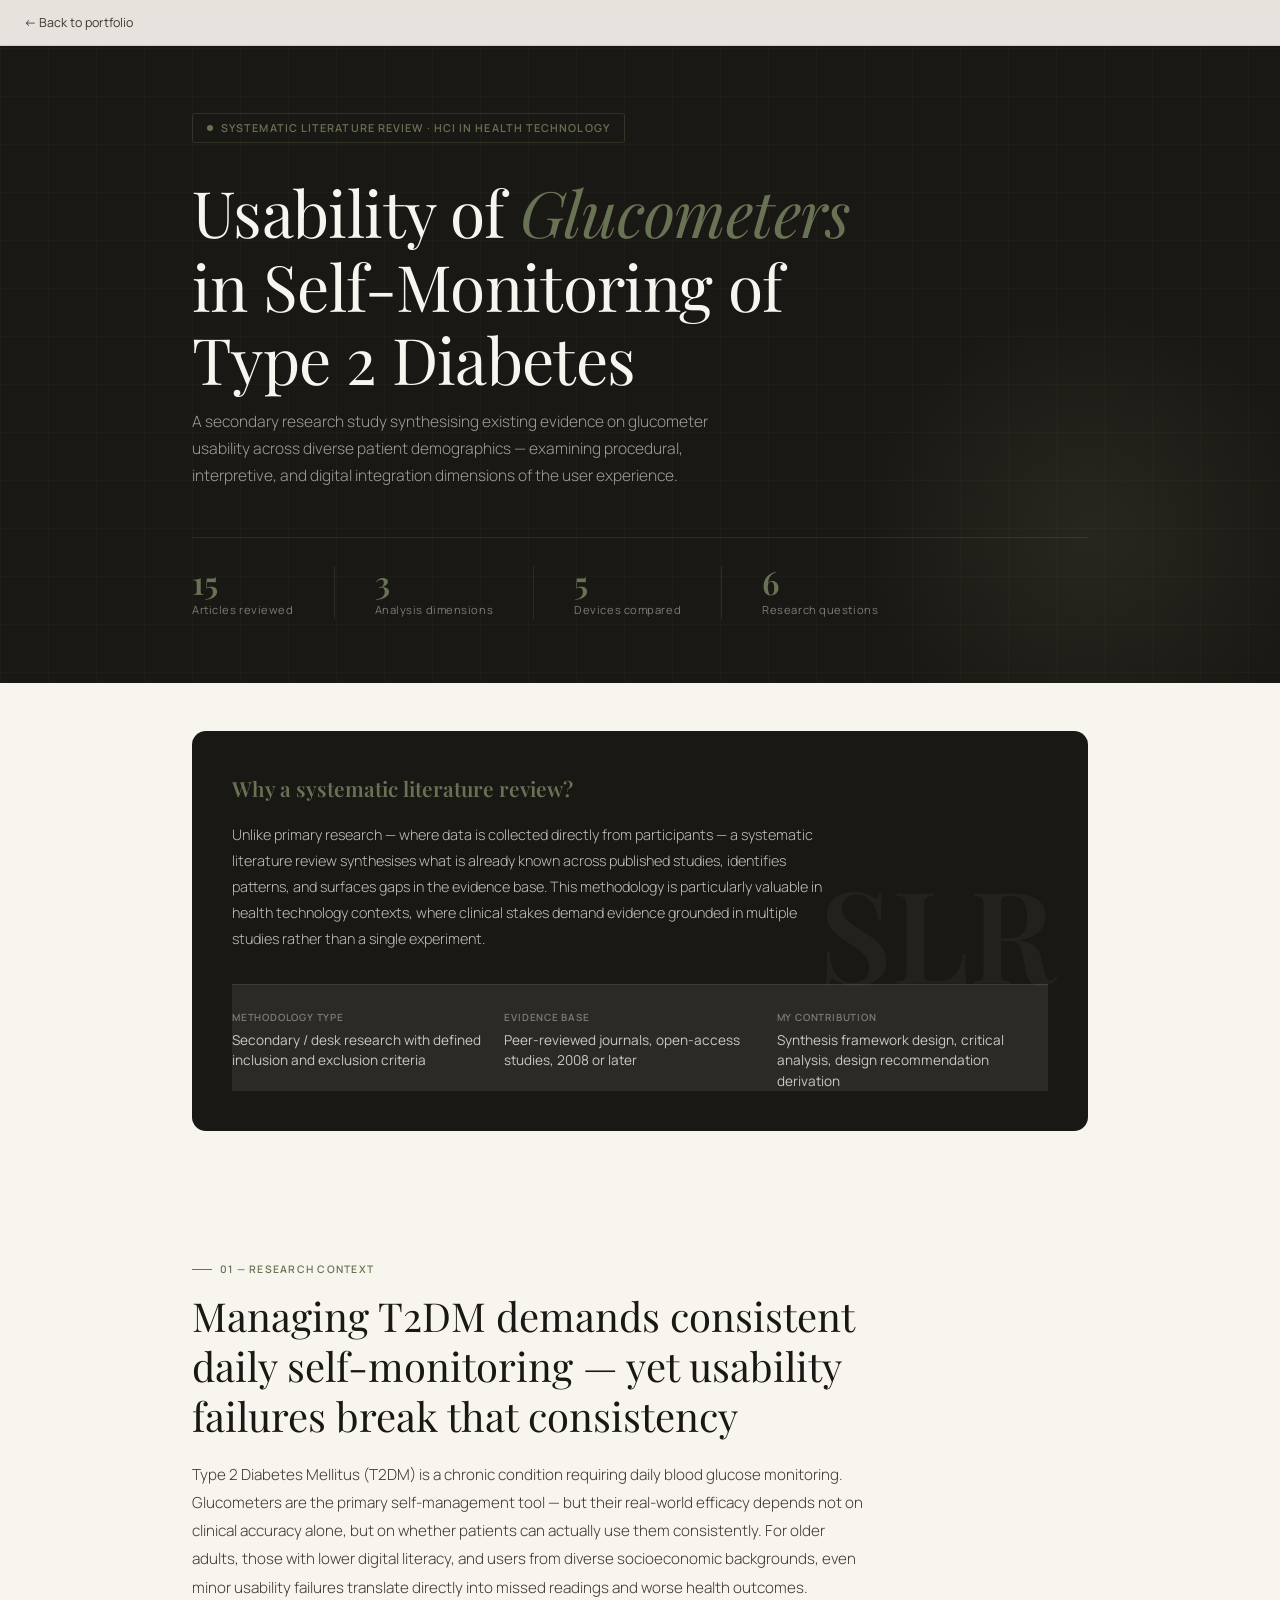
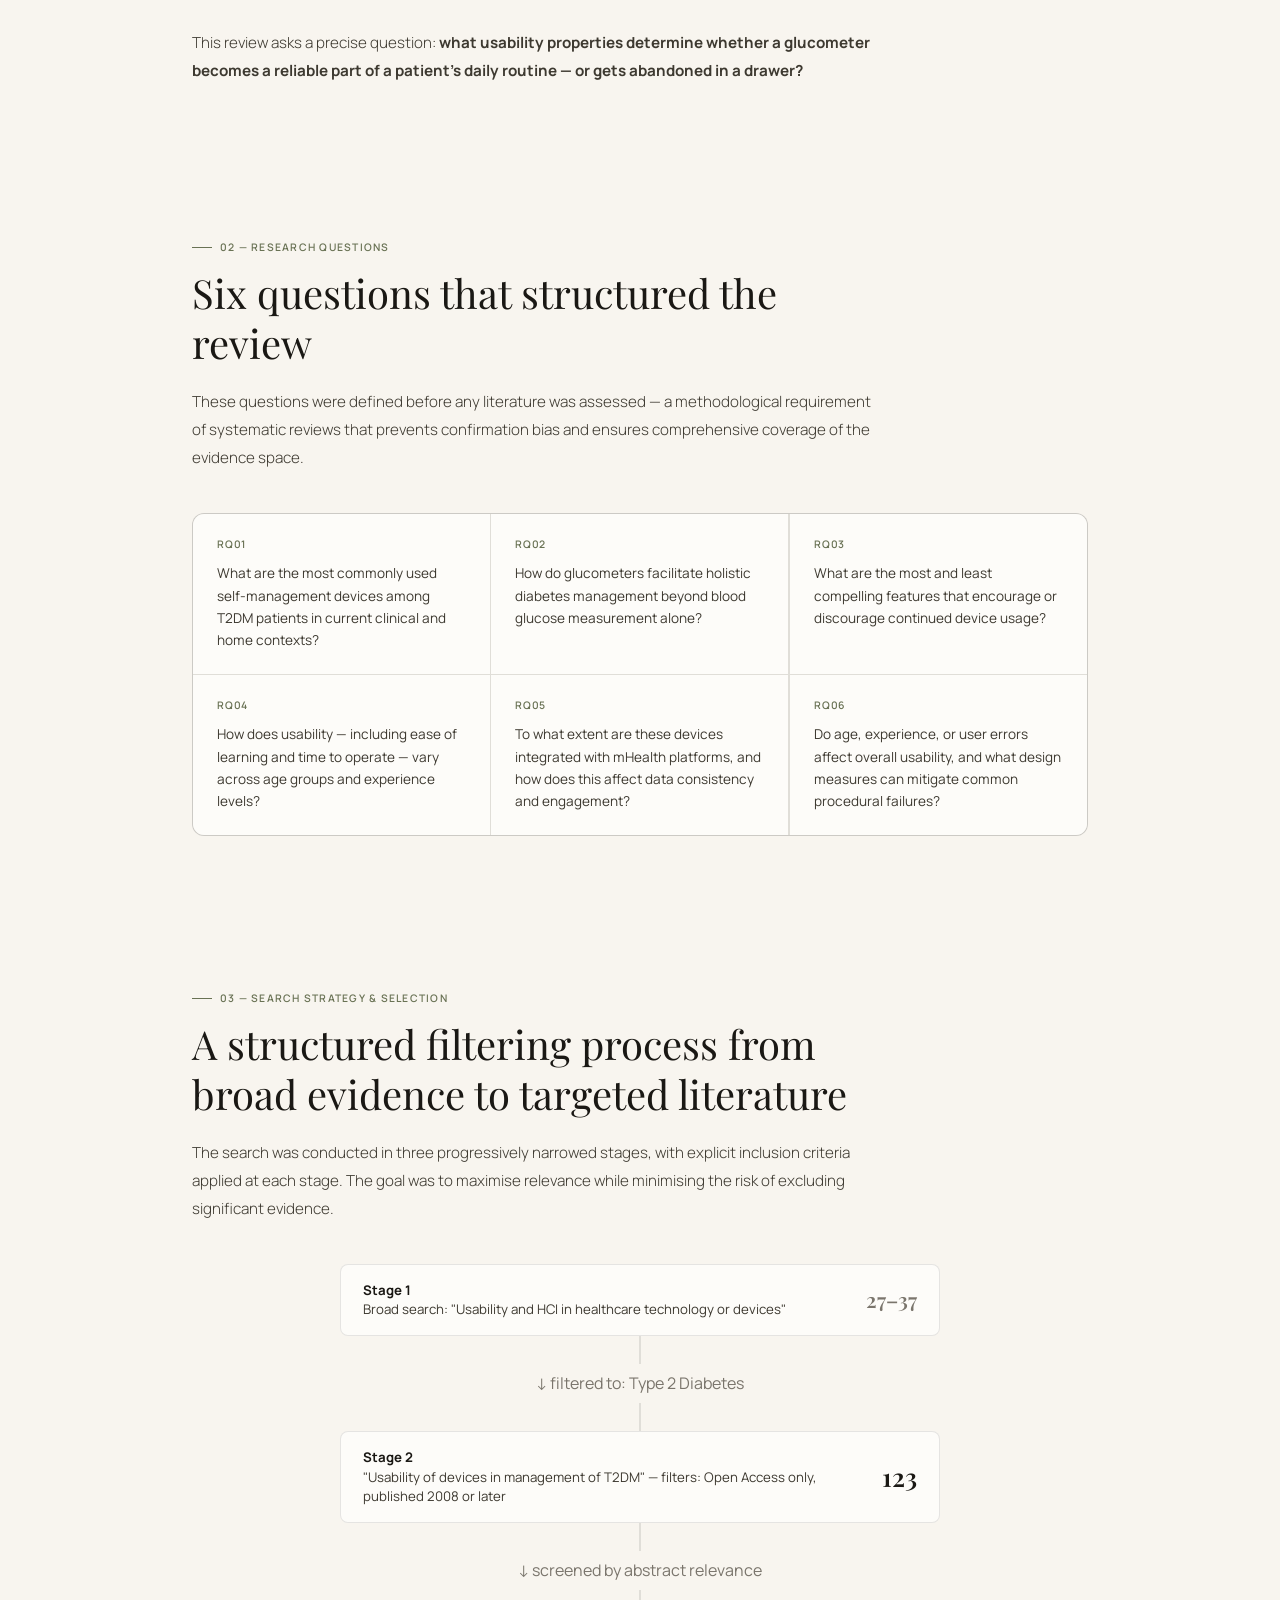
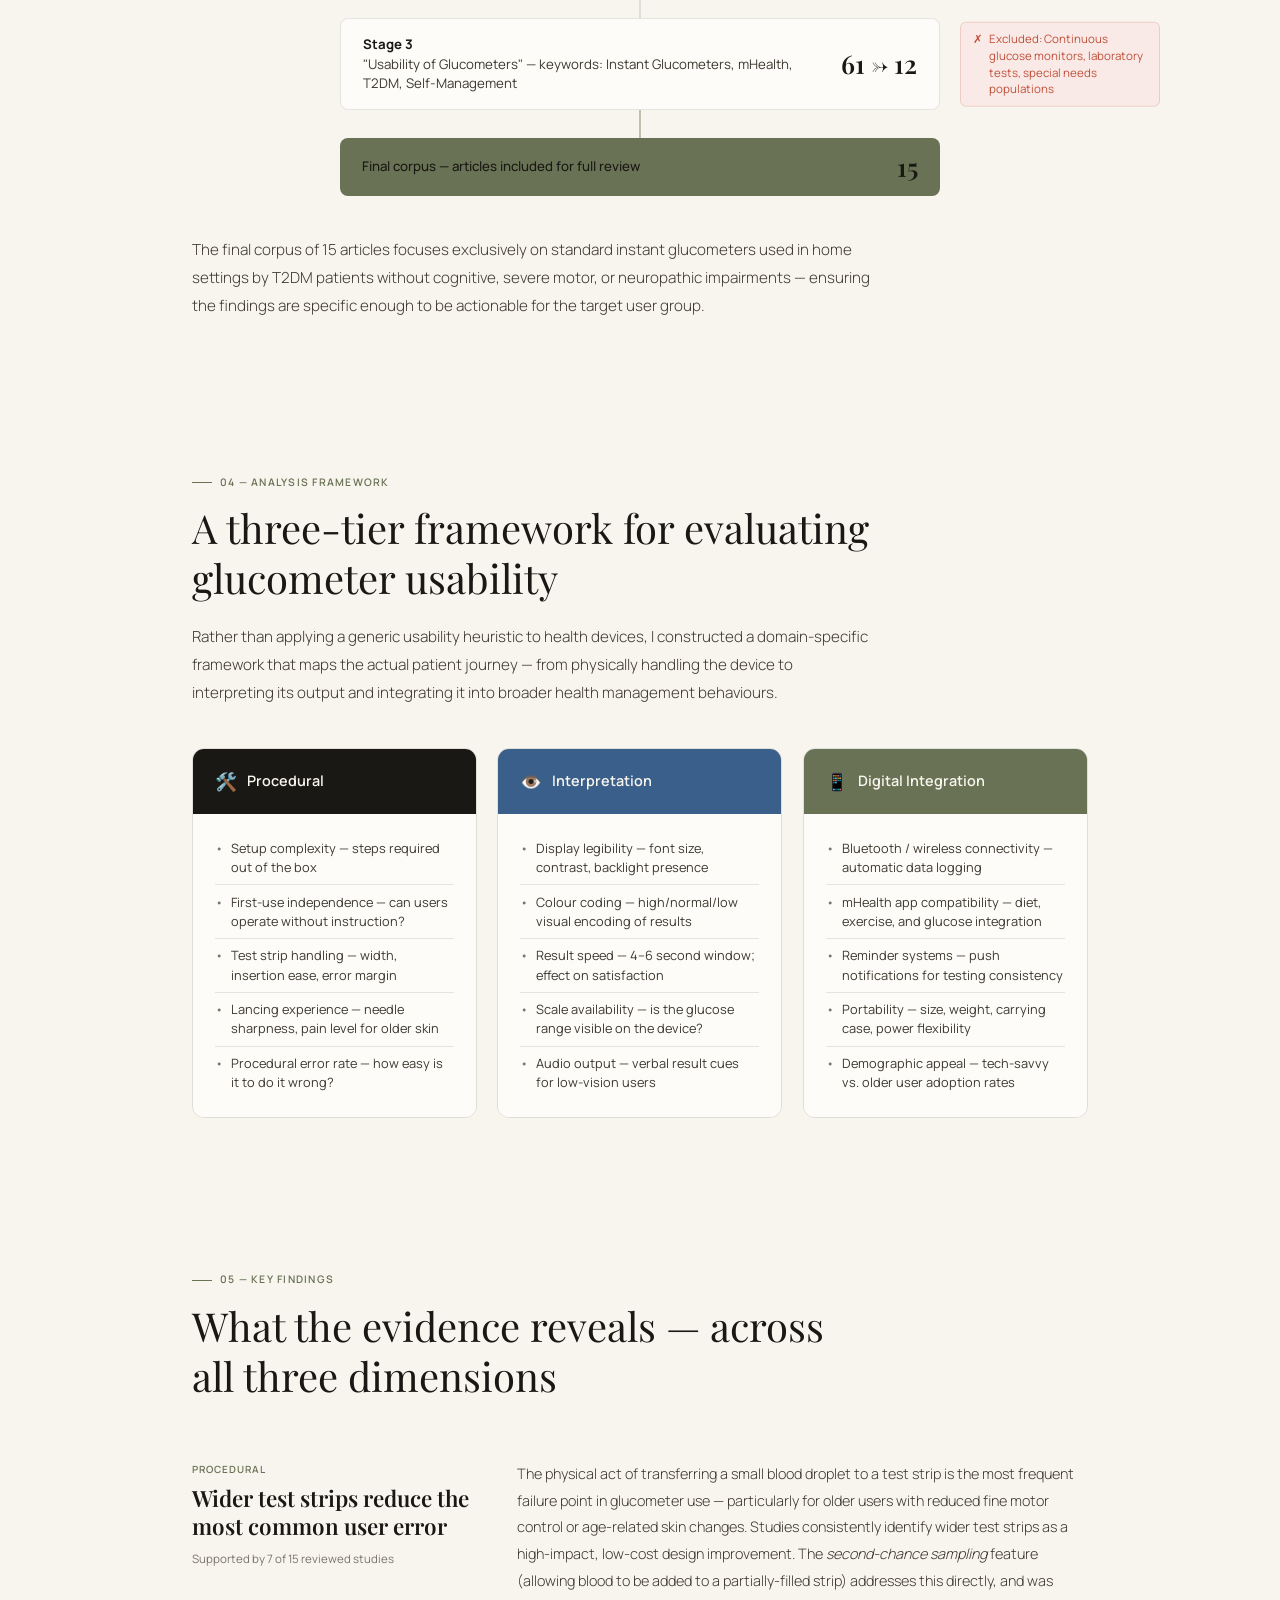
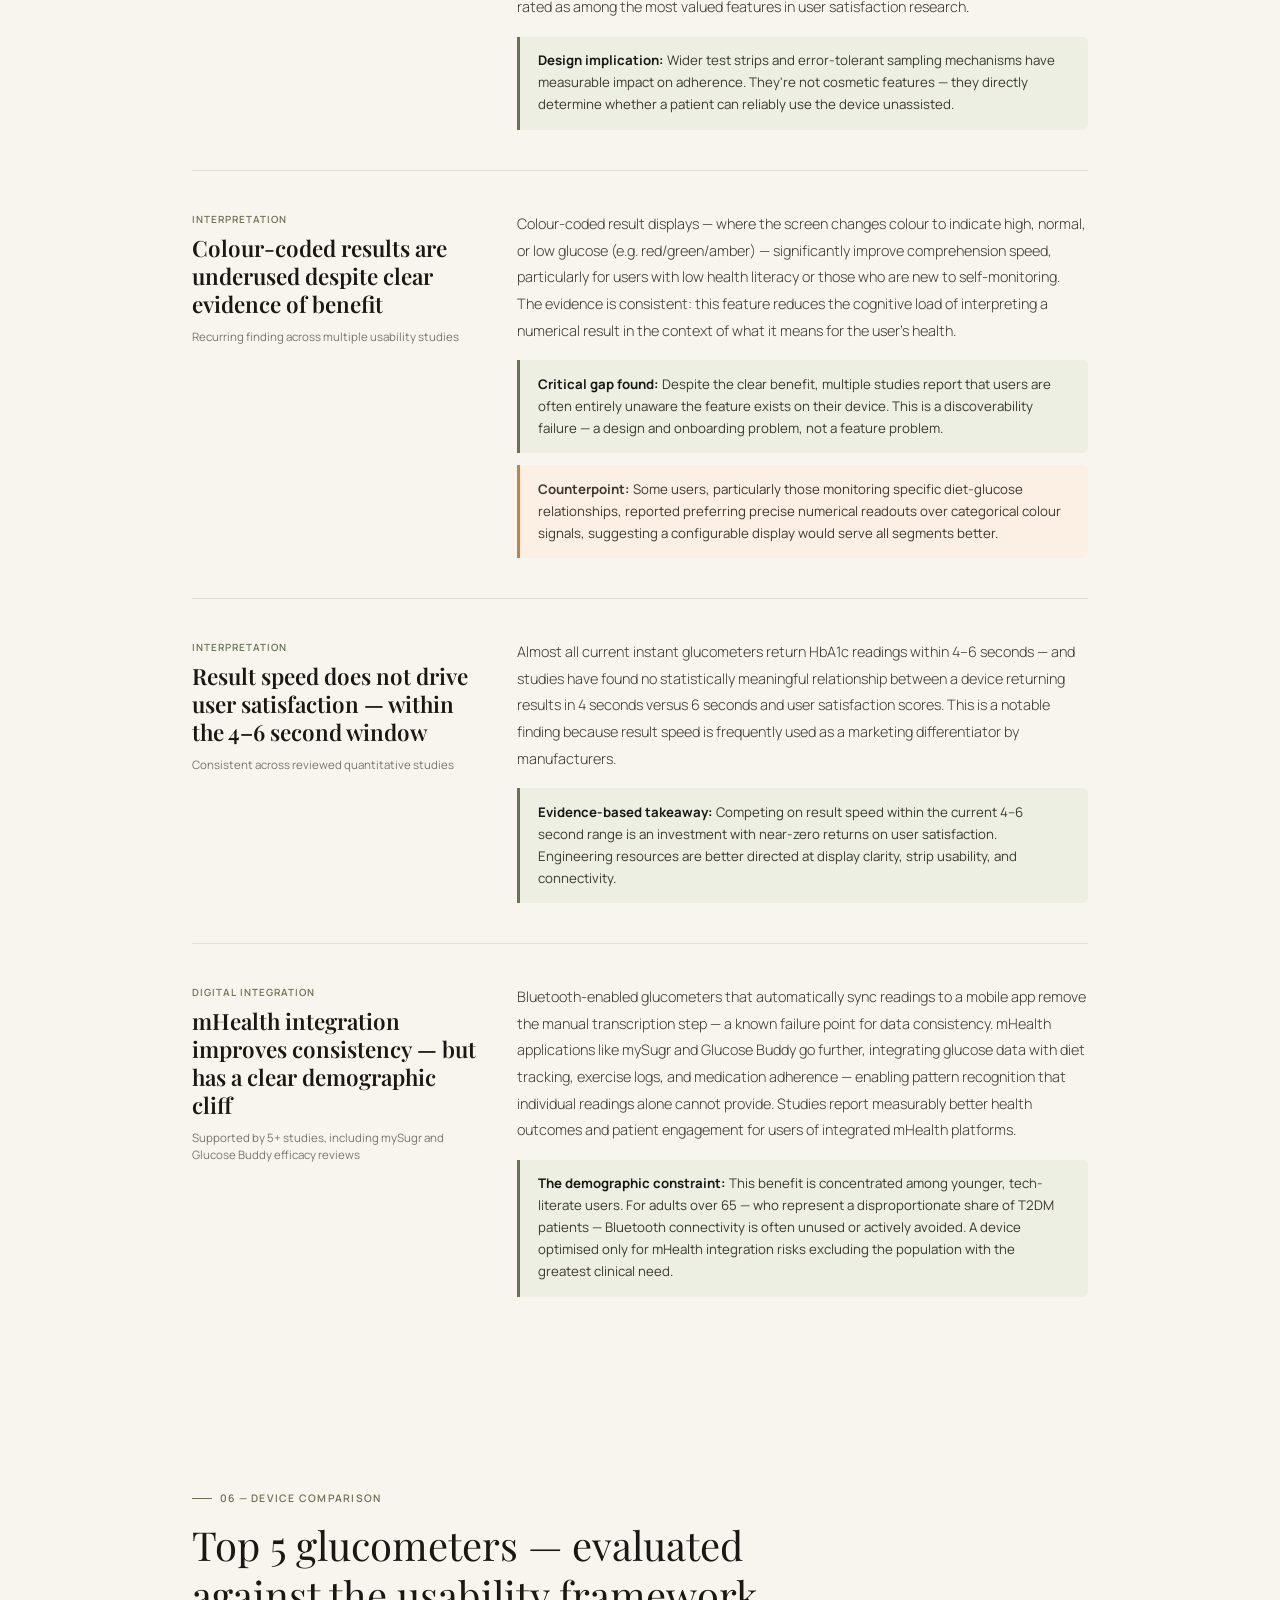
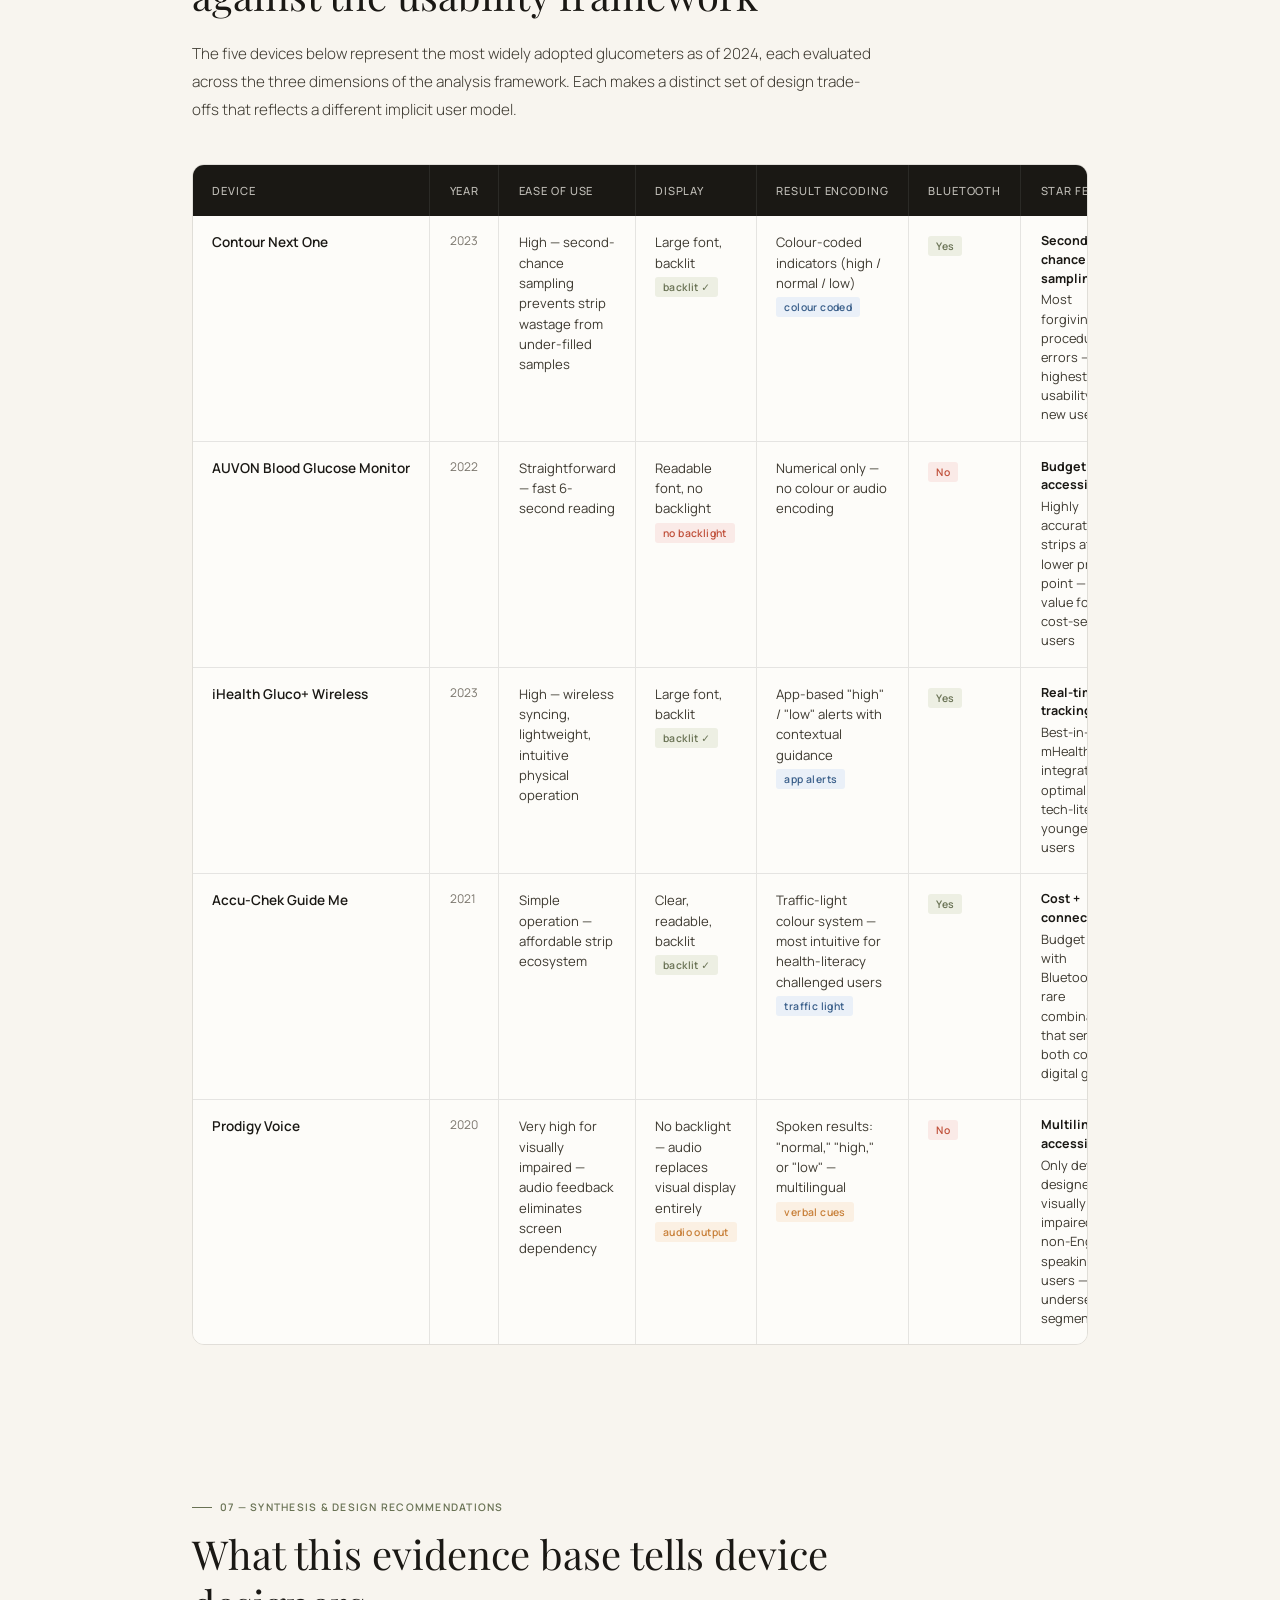
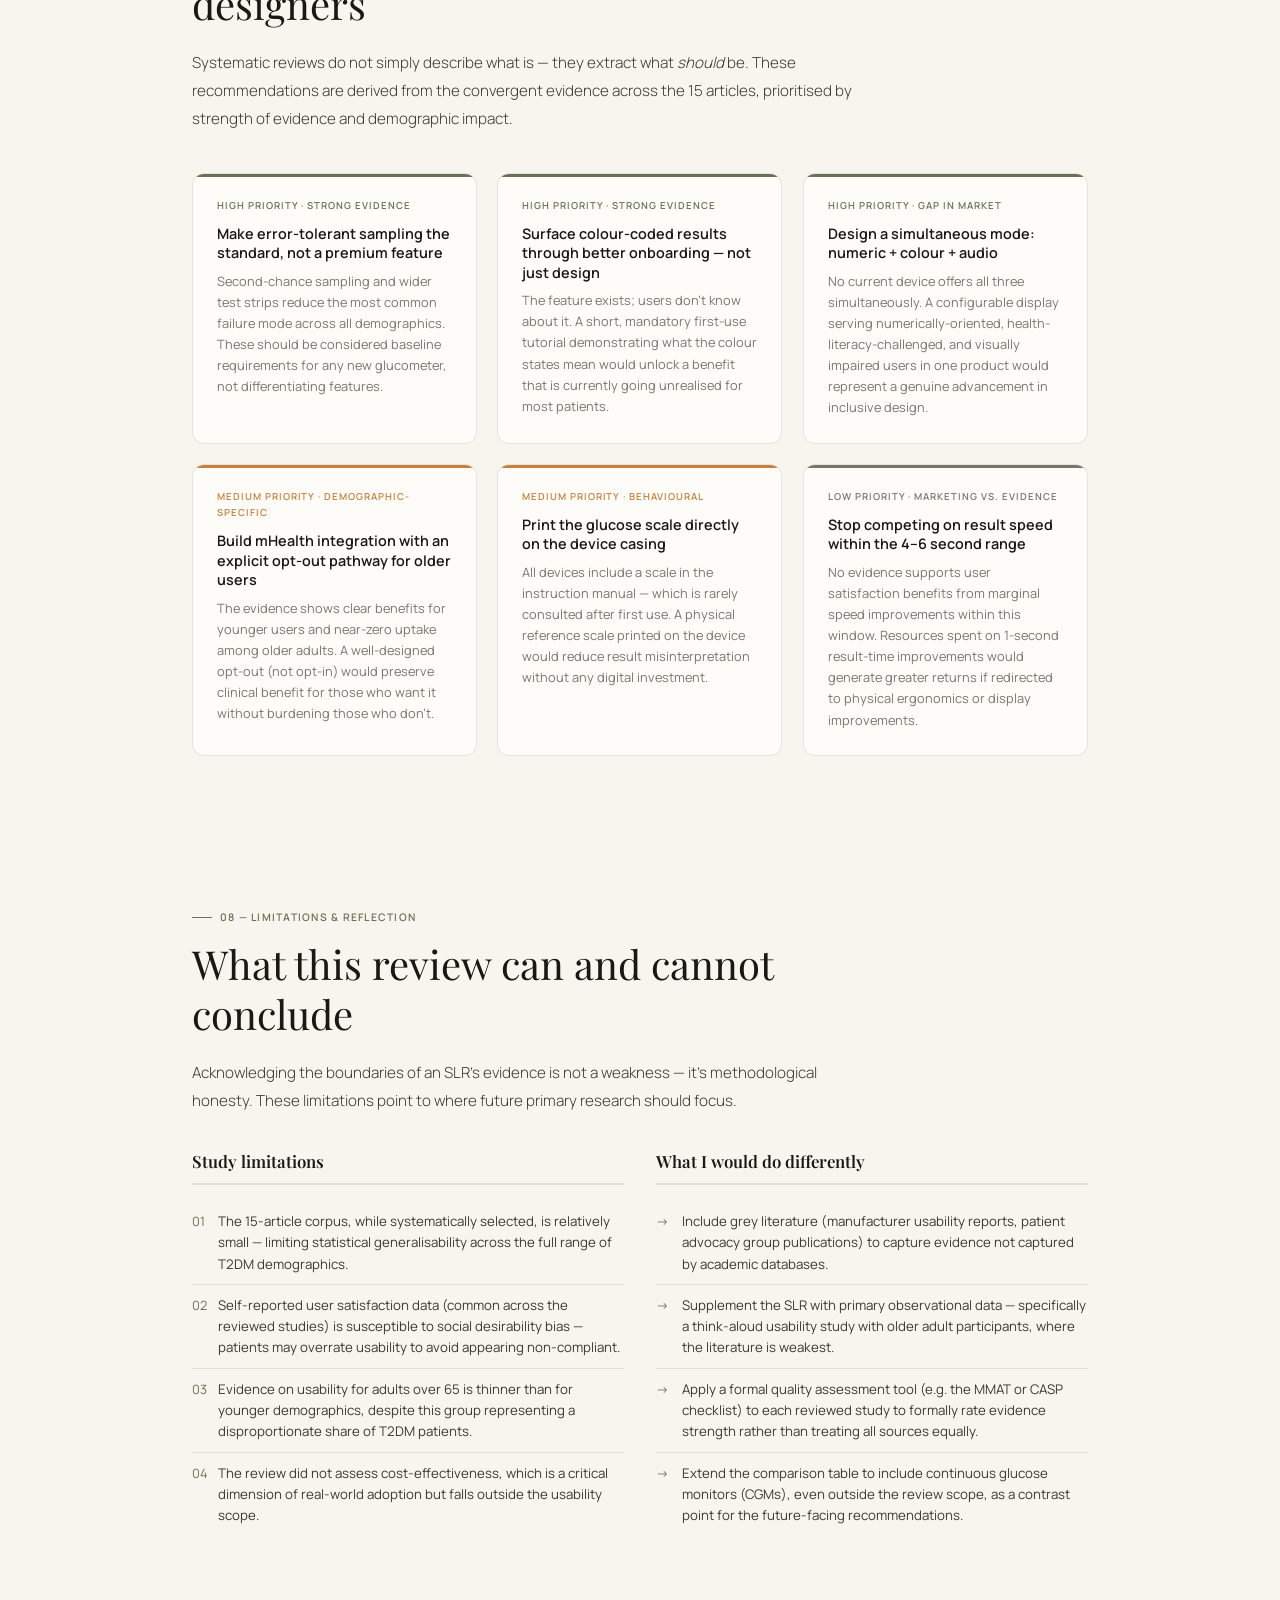
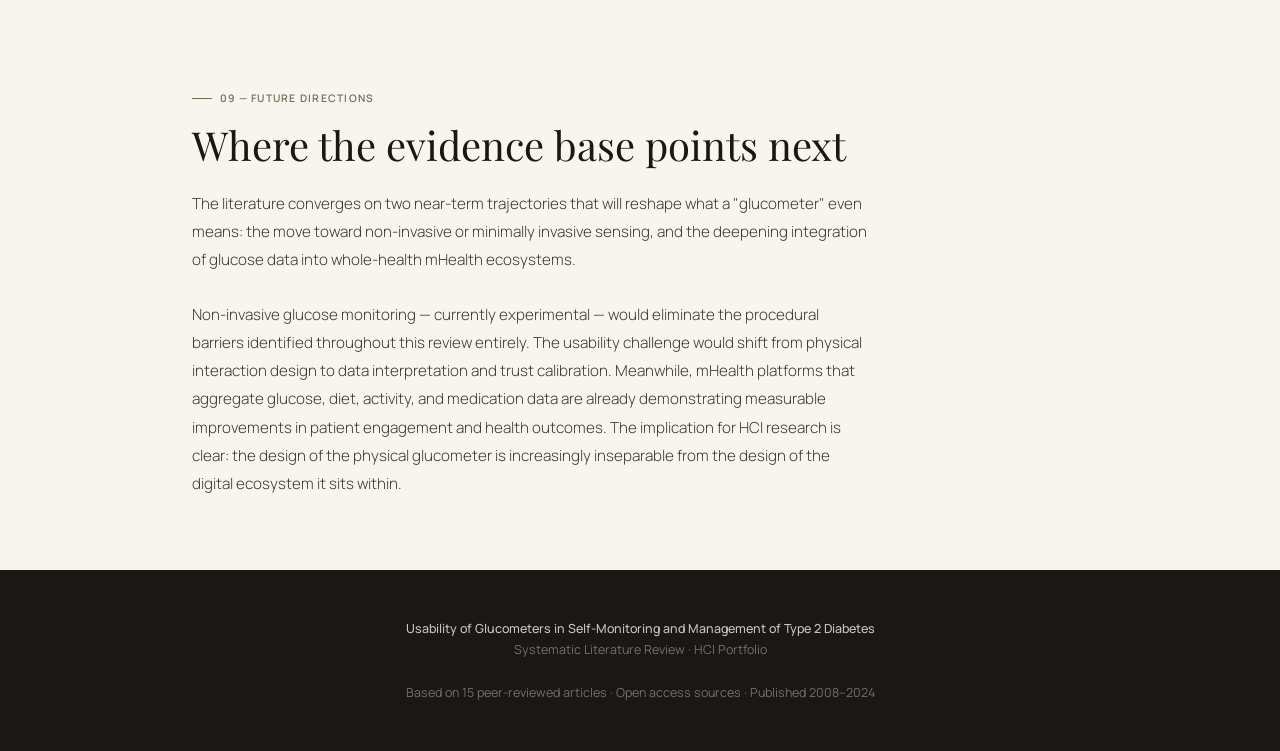
<file: projects/glucometer.html>
<!DOCTYPE html>
<html lang="en">
<head>
<meta charset="UTF-8">
<meta name="viewport" content="width=device-width, initial-scale=1.0">
<title>Glucometer Usability — Systematic Literature Review · Devika Mukherjee</title>
<link rel="preconnect" href="https://fonts.googleapis.com">
<link rel="preconnect" href="https://fonts.gstatic.com" crossorigin>
<link href="https://fonts.googleapis.com/css2?family=Playfair+Display:ital,wght@0,400;0,600;1,400&family=Manrope:wght@300;400;500;600;700&display=swap" rel="stylesheet">
<style>
  *, *::before, *::after { box-sizing: border-box; margin: 0; padding: 0; }

  :root {
    --cream: #F8F5EF;
    --warm-white: #FDFCF9;
    --ink: #1A1814;
    --ink-mid: #3D3930;
    --ink-light: #7A756C;
    --sage: #697254;
    --sage-light: #EDEFE3;
    --sage-mid: #A7AD89;
    --sage-border: rgba(105,114,84,0.3);
    --amber: #C8803A;
    --amber-light: #FBF0E3;
    --coral: #C0503A;
    --coral-light: #FAEAE7;
    --blue: #3A5F8A;
    --blue-light: #EAF0F8;
    --divider: rgba(26,24,20,0.1);
    --ink-border: rgba(255,255,255,0.08);
    --serif: 'Playfair Display', Georgia, serif;
    --sans: 'Manrope', system-ui, sans-serif;
  }

  html { font-size: 16px; scroll-behavior: smooth; }
  body {
    font-family: var(--sans);
    background: var(--cream);
    color: var(--ink);
    line-height: 1.7;
    -webkit-font-smoothing: antialiased;
  }

  /* —— BACK LINK —— */
  .back-bar {
    position: fixed; top: 0; left: 0; right: 0;
    background: rgba(248,245,239,0.92);
    backdrop-filter: blur(8px);
    -webkit-backdrop-filter: blur(8px);
    border-bottom: 1px solid var(--divider);
    padding: 0.75rem 1.5rem;
    z-index: 100;
    font-size: 0.78rem;
  }
  .back-bar a {
    color: var(--ink-mid);
    text-decoration: none;
    transition: color 0.15s;
  }
  .back-bar a:hover { color: var(--sage); }

  /* —— HERO —— */
  .hero {
    background: var(--ink);
    color: var(--cream);
    padding: 0;
    position: relative;
    overflow: hidden;
  }
  .hero-grid-bg {
    position: absolute; inset: 0;
    background-image:
      linear-gradient(rgba(105,114,84,0.05) 1px, transparent 1px),
      linear-gradient(90deg, rgba(105,114,84,0.05) 1px, transparent 1px);
    background-size: 48px 48px;
    pointer-events: none;
  }
  .hero-accent {
    position: absolute;
    bottom: -100px; right: -60px;
    width: 500px; height: 500px;
    border-radius: 50%;
    background: radial-gradient(circle, rgba(105,114,84,0.16) 0%, transparent 65%);
    pointer-events: none;
  }
  .hero-inner {
    max-width: 960px;
    margin: 0 auto;
    padding: 7rem 2rem 4rem;
    position: relative;
  }
  .hero-methodology {
    display: inline-flex;
    align-items: center;
    gap: 8px;
    font-family: var(--sans);
    font-size: 0.68rem;
    font-weight: 600;
    color: var(--sage);
    border: 1px solid var(--sage-border);
    padding: 5px 14px;
    border-radius: 3px;
    margin-bottom: 2rem;
    letter-spacing: 0.1em;
    text-transform: uppercase;
  }
  .hero-methodology::before {
    content: '';
    width: 6px; height: 6px;
    border-radius: 50%;
    background: var(--sage);
    flex-shrink: 0;
  }
  .hero h1 {
    font-family: var(--serif);
    font-size: clamp(2.5rem, 5.5vw, 4rem);
    font-weight: 400;
    line-height: 1.15;
    letter-spacing: -0.01em;
    margin-bottom: 0.75rem;
    max-width: 700px;
  }
  .hero h1 span { color: var(--sage); font-style: italic; }
  .hero-subtitle {
    font-size: 0.97rem;
    font-weight: 300;
    color: rgba(248,245,239,0.6);
    margin-bottom: 3rem;
    max-width: 520px;
    line-height: 1.75;
  }
  .hero-bottom {
    display: flex;
    flex-wrap: wrap;
    gap: 0;
    border-top: 1px solid var(--ink-border);
    padding-top: 1.75rem;
    margin-top: 1.75rem;
  }
  .hero-stat {
    padding: 0 2.5rem 0 0;
    margin-right: 2.5rem;
    border-right: 1px solid var(--ink-border);
  }
  .hero-stat:last-child { border-right: none; margin-right: 0; }
  .hero-stat-num {
    font-family: var(--serif);
    font-size: 2rem;
    font-weight: 600;
    color: var(--sage);
    line-height: 1;
    margin-bottom: 2px;
  }
  .hero-stat-label {
    font-size: 0.7rem;
    color: rgba(248,245,239,0.45);
    letter-spacing: 0.05em;
  }

  /* —— LAYOUT —— */
  .container { max-width: 960px; margin: 0 auto; padding: 0 2rem; }
  .section { padding: 4.5rem 0; border-bottom: 1px solid var(--divider); }
  .section:last-of-type { border-bottom: none; }

  /* —— LABELS —— */
  .section-label {
    display: inline-flex;
    align-items: center;
    gap: 8px;
    font-family: var(--sans);
    font-size: 0.65rem;
    font-weight: 600;
    color: var(--sage);
    letter-spacing: 0.12em;
    text-transform: uppercase;
    margin-bottom: 0.75rem;
  }
  .section-label::before {
    content: '';
    display: block;
    width: 20px; height: 1px;
    background: var(--sage);
  }
  .section-title {
    font-family: var(--serif);
    font-size: clamp(1.8rem, 3.5vw, 2.5rem);
    font-weight: 400;
    line-height: 1.25;
    margin-bottom: 1.25rem;
    max-width: 680px;
  }
  .section-body {
    font-size: 0.95rem;
    font-weight: 300;
    color: var(--ink-mid);
    max-width: 680px;
    line-height: 1.85;
  }

  /* —— RQ GRID —— */
  .rq-grid {
    display: grid;
    grid-template-columns: repeat(auto-fit, minmax(280px, 1fr));
    gap: 1px;
    background: var(--divider);
    border: 1px solid var(--divider);
    border-radius: 12px;
    overflow: hidden;
    margin-top: 2.5rem;
  }
  .rq-card {
    background: var(--warm-white);
    padding: 1.4rem 1.5rem;
    transition: background 0.15s;
  }
  .rq-card:hover { background: var(--sage-light); }
  .rq-num {
    font-family: var(--sans);
    font-size: 0.65rem;
    font-weight: 600;
    color: var(--sage);
    letter-spacing: 0.08em;
    text-transform: uppercase;
    margin-bottom: 0.5rem;
  }
  .rq-text {
    font-size: 0.85rem;
    color: var(--ink-mid);
    line-height: 1.65;
  }

  /* —— PRISMA FUNNEL —— */
  .prisma {
    margin: 2.5rem 0;
    display: flex;
    flex-direction: column;
    align-items: center;
    gap: 0;
  }
  .prisma-step {
    width: 100%;
    max-width: 600px;
    position: relative;
  }
  .prisma-box {
    background: var(--ink);
    color: var(--cream);
    border-radius: 8px;
    padding: 1rem 1.4rem;
    display: flex;
    justify-content: space-between;
    align-items: center;
    gap: 1rem;
  }
  .prisma-box.light {
    background: var(--warm-white);
    color: var(--ink);
    border: 1px solid var(--divider);
  }
  .prisma-label { font-size: 0.83rem; font-weight: 400; color: inherit; line-height: 1.45; flex: 1; }
  .prisma-box.light .prisma-label { color: var(--ink-mid); }
  .prisma-n {
    font-family: var(--serif);
    font-size: 1.6rem;
    font-weight: 600;
    color: var(--sage);
    flex-shrink: 0;
    line-height: 1;
  }
  .prisma-box.light .prisma-n { color: var(--ink); }
  .prisma-arrow {
    text-align: center;
    padding: 6px 0;
    font-size: 1rem;
    color: var(--ink-light);
  }
  .prisma-excluded {
    position: absolute;
    right: -220px;
    top: 50%;
    transform: translateY(-50%);
    background: var(--coral-light);
    border: 1px solid rgba(192,80,58,0.2);
    border-radius: 6px;
    padding: 8px 12px;
    font-size: 0.72rem;
    color: var(--coral);
    max-width: 200px;
    line-height: 1.45;
    display: flex;
    align-items: flex-start;
    gap: 6px;
  }
  .prisma-excluded::before {
    content: '✗';
    flex-shrink: 0;
    font-weight: 600;
  }
  .prisma-final .prisma-box {
    background: var(--sage);
  }
  .prisma-final .prisma-n { color: var(--ink); }
  .prisma-connector {
    width: 2px;
    height: 28px;
    background: var(--divider);
    margin: 0 auto;
  }
  @media (max-width: 720px) {
    .prisma-excluded { display: none; }
  }

  /* —— FRAMEWORK —— */
  .framework-grid {
    display: grid;
    grid-template-columns: repeat(3, 1fr);
    gap: 1.25rem;
    margin-top: 2.5rem;
  }
  @media (max-width: 640px) { .framework-grid { grid-template-columns: 1fr; } }
  .framework-card {
    border-radius: 12px;
    overflow: hidden;
    border: 1px solid var(--divider);
  }
  .framework-header {
    padding: 1.1rem 1.4rem;
    display: flex;
    align-items: center;
    gap: 10px;
  }
  .framework-icon { font-size: 1.1rem; }
  .framework-title { font-size: 0.9rem; font-weight: 600; color: var(--cream); }
  .framework-body {
    background: var(--warm-white);
    padding: 1.1rem 1.4rem;
  }
  .framework-items { list-style: none; }
  .framework-items li {
    font-size: 0.8rem;
    color: var(--ink-mid);
    padding: 0.45rem 0;
    border-bottom: 1px solid var(--divider);
    line-height: 1.5;
    display: flex;
    gap: 8px;
  }
  .framework-items li:last-child { border-bottom: none; }
  .framework-items li::before { content: '•'; color: var(--ink-light); flex-shrink: 0; }

  /* —— FINDINGS —— */
  .finding-block {
    display: grid;
    grid-template-columns: 1fr 2fr;
    gap: 2.5rem;
    padding: 2.5rem 0;
    border-bottom: 1px solid var(--divider);
    align-items: start;
  }
  .finding-block:last-child { border-bottom: none; }
  @media (max-width: 640px) { .finding-block { grid-template-columns: 1fr; gap: 1rem; } }
  .finding-category {
    font-family: var(--sans);
    font-size: 0.62rem;
    font-weight: 600;
    letter-spacing: 0.1em;
    text-transform: uppercase;
    color: var(--sage);
    margin-bottom: 0.4rem;
  }
  .finding-title {
    font-family: var(--serif);
    font-size: 1.4rem;
    font-weight: 600;
    line-height: 1.25;
    margin-bottom: 0.6rem;
  }
  .finding-source {
    font-size: 0.72rem;
    color: var(--ink-light);
    line-height: 1.5;
  }
  .finding-body {
    font-size: 0.9rem;
    font-weight: 300;
    color: var(--ink-mid);
    line-height: 1.85;
    margin-bottom: 1rem;
  }
  .finding-callout {
    background: var(--sage-light);
    border-left: 3px solid var(--sage);
    border-radius: 0 6px 6px 0;
    padding: 0.85rem 1.1rem;
    font-size: 0.83rem;
    color: var(--ink-mid);
    line-height: 1.65;
  }
  .finding-callout strong { color: var(--ink); }
  .finding-negative {
    background: var(--amber-light);
    border-left: 3px solid var(--amber);
    border-radius: 0 6px 6px 0;
    padding: 0.85rem 1.1rem;
    font-size: 0.83rem;
    color: var(--ink-mid);
    line-height: 1.65;
    margin-top: 0.75rem;
  }

  /* —— TABLE —— */
  .table-wrap {
    overflow-x: auto;
    margin-top: 2.5rem;
    border-radius: 12px;
    border: 1px solid var(--divider);
  }
  table {
    width: 100%;
    border-collapse: collapse;
    font-size: 0.82rem;
    background: var(--warm-white);
  }
  thead { background: var(--ink); }
  thead th {
    font-family: var(--sans);
    font-weight: 500;
    font-size: 0.7rem;
    letter-spacing: 0.08em;
    text-transform: uppercase;
    color: rgba(248,245,239,0.75);
    padding: 1rem 1.2rem;
    text-align: left;
    border-right: 1px solid var(--ink-border);
    white-space: nowrap;
  }
  thead th:last-child { border-right: none; }
  tbody tr { border-bottom: 1px solid var(--divider); transition: background 0.15s; }
  tbody tr:last-child { border-bottom: none; }
  tbody tr:hover { background: var(--cream); }
  tbody td {
    padding: 1rem 1.2rem;
    color: var(--ink-mid);
    vertical-align: top;
    border-right: 1px solid var(--divider);
    line-height: 1.55;
  }
  tbody td:last-child { border-right: none; }
  .td-model {
    font-weight: 600;
    color: var(--ink);
    font-size: 0.85rem;
    white-space: nowrap;
  }
  .td-year {
    font-family: var(--sans);
    font-size: 0.75rem;
    color: var(--ink-light);
    white-space: nowrap;
  }
  .badge {
    display: inline-block;
    font-size: 0.65rem;
    font-weight: 600;
    padding: 2px 8px;
    border-radius: 3px;
    letter-spacing: 0.04em;
    white-space: nowrap;
    margin-top: 4px;
  }
  .badge-yes { background: var(--sage-light); color: var(--sage); }
  .badge-no  { background: var(--coral-light); color: var(--coral); }
  .badge-color { background: var(--blue-light); color: var(--blue); }
  .badge-audio { background: var(--amber-light); color: var(--amber); }
  .star-feature {
    font-size: 0.8rem;
    color: var(--ink-mid);
    line-height: 1.5;
  }
  .star-feature strong { color: var(--ink); display: block; margin-bottom: 2px; font-size: 0.78rem; }

  /* —— RECOMMENDATIONS —— */
  .rec-grid {
    display: grid;
    grid-template-columns: repeat(auto-fit, minmax(260px, 1fr));
    gap: 1.25rem;
    margin-top: 2.5rem;
  }
  .rec-card {
    background: var(--warm-white);
    border: 1px solid var(--divider);
    border-radius: 12px;
    padding: 1.5rem;
    position: relative;
    overflow: hidden;
  }
  .rec-card::before {
    content: '';
    position: absolute;
    top: 0; left: 0;
    width: 100%; height: 3px;
  }
  .rec-card.priority-high::before { background: var(--sage); }
  .rec-card.priority-med::before  { background: var(--amber); }
  .rec-card.priority-low::before  { background: var(--ink-light); }
  .rec-priority {
    font-family: var(--sans);
    font-size: 0.6rem;
    font-weight: 600;
    letter-spacing: 0.1em;
    text-transform: uppercase;
    margin-bottom: 0.6rem;
  }
  .priority-high .rec-priority { color: var(--sage); }
  .priority-med  .rec-priority { color: var(--amber); }
  .priority-low  .rec-priority { color: var(--ink-light); }
  .rec-title { font-weight: 600; font-size: 0.9rem; color: var(--ink); margin-bottom: 0.5rem; line-height: 1.35; }
  .rec-body  { font-size: 0.8rem; color: var(--ink-light); line-height: 1.65; }

  /* —— LIMITATIONS —— */
  .limit-grid {
    display: grid;
    grid-template-columns: 1fr 1fr;
    gap: 2rem;
    margin-top: 2rem;
  }
  @media (max-width: 600px) { .limit-grid { grid-template-columns: 1fr; } }
  .limit-col h3 {
    font-family: var(--serif);
    font-size: 1.05rem;
    font-weight: 600;
    margin-bottom: 1rem;
    padding-bottom: 0.5rem;
    border-bottom: 2px solid var(--divider);
  }
  .limit-list { list-style: none; }
  .limit-list li {
    font-size: 0.83rem;
    color: var(--ink-mid);
    padding: 0.6rem 0;
    border-bottom: 1px solid var(--divider);
    line-height: 1.6;
    display: grid;
    grid-template-columns: 1.25rem 1fr;
    gap: 6px;
  }
  .limit-list li:last-child { border-bottom: none; }
  .limit-list li span { color: var(--sage); font-size: 0.8rem; }

  /* —— KEY DISTINCTION BOX —— */
  .distinction-box {
    background: var(--ink);
    color: var(--cream);
    border-radius: 14px;
    padding: 2.5rem;
    margin: 3rem 0;
    position: relative;
    overflow: hidden;
  }
  .distinction-box::after {
    content: 'SLR';
    position: absolute;
    right: 2rem; top: 50%;
    transform: translateY(-50%);
    font-family: var(--serif);
    font-size: 8rem;
    font-weight: 600;
    color: rgba(248,245,239,0.04);
    user-select: none;
    line-height: 1;
  }
  .distinction-title {
    font-family: var(--serif);
    font-size: 1.3rem;
    font-weight: 600;
    margin-bottom: 1rem;
    color: var(--sage);
  }
  .distinction-body {
    font-size: 0.9rem;
    font-weight: 300;
    color: rgba(248,245,239,0.75);
    line-height: 1.8;
    max-width: 600px;
  }
  .distinction-grid {
    display: grid;
    grid-template-columns: repeat(3, 1fr);
    gap: 1px;
    background: var(--ink-border);
    margin-top: 2rem;
    border-top: 1px solid var(--ink-border);
    padding-top: 1.5rem;
  }
  @media (max-width: 640px) { .distinction-grid { grid-template-columns: 1fr; gap: 1rem; } }
  .distinction-item { padding: 0 1.25rem 0 0; }
  .distinction-item:first-child { padding-left: 0; }
  .di-label { font-family: var(--sans); font-size: 0.62rem; font-weight: 600; letter-spacing: 0.08em; text-transform: uppercase; color: rgba(248,245,239,0.4); margin-bottom: 4px; }
  .di-value { font-size: 0.85rem; color: rgba(248,245,239,0.78); line-height: 1.5; }

  /* —— FOOTER —— */
  .footer {
    background: var(--ink);
    padding: 3rem 2rem;
    text-align: center;
    font-size: 0.78rem;
    color: rgba(248,245,239,0.4);
  }
  .footer strong { color: rgba(248,245,239,0.78); font-weight: 500; }

  hr { border: none; border-top: 1px solid var(--divider); margin: 2rem 0; }

  @keyframes slideDown {
    from { opacity: 0; transform: translateY(-16px); }
    to   { opacity: 1; transform: translateY(0); }
  }
  .hero-inner > * { animation: slideDown 0.6s ease both; }
  .hero-inner > *:nth-child(1) { animation-delay: 0.0s; }
  .hero-inner > *:nth-child(2) { animation-delay: 0.1s; }
  .hero-inner > *:nth-child(3) { animation-delay: 0.2s; }
  .hero-inner > *:nth-child(4) { animation-delay: 0.3s; }

  /* ——— SCROLL REVEAL ——— */
  .reveal {
    opacity: 0;
    transform: translateY(24px);
    transition: opacity 0.7s cubic-bezier(.16,1,.3,1), transform 0.7s cubic-bezier(.16,1,.3,1);
    will-change: opacity, transform;
  }
  .reveal.in-view { opacity: 1; transform: none; }
  .reveal[data-delay="1"] { transition-delay: 0.07s; }
  .reveal[data-delay="2"] { transition-delay: 0.14s; }
  .reveal[data-delay="3"] { transition-delay: 0.21s; }
  .reveal[data-delay="4"] { transition-delay: 0.28s; }
  .reveal[data-delay="5"] { transition-delay: 0.35s; }

  /* ——— CUSTOM CURSOR ——— */
  .cursor-dot, .cursor-ring {
    position: fixed;
    top: 0; left: 0;
    border-radius: 50%;
    pointer-events: none;
    z-index: 9999;
    transform: translate(-50%, -50%);
    opacity: 0;
    transition: opacity 0.3s ease;
  }
  .cursor-dot { width: 7px; height: 7px; background: var(--sage); }
  .cursor-ring {
    width: 32px; height: 32px;
    border: 1.5px solid rgba(105,114,84,0.3);
    background: transparent;
    transition: opacity 0.3s ease, width 0.25s ease, height 0.25s ease, background 0.25s ease, border-color 0.25s ease;
  }
  .cursor-ring.hover {
    width: 52px; height: 52px;
    background: rgba(105,114,84,0.08);
    border-color: var(--sage);
  }
  .cursor-dot.active, .cursor-ring.active { opacity: 1; }
  @media (hover: hover) and (pointer: fine) {
    body, a, button, summary, .btn { cursor: none; }
  }
  @media (prefers-reduced-motion: reduce) {
    .reveal { opacity: 1 !important; transform: none !important; transition: none !important; }
    .cursor-dot, .cursor-ring { transition: opacity 0.3s ease; }
  }
</style>
</head>
<body>

<div class="back-bar"><a href="../index.html">← Back to portfolio</a></div>

<header class="hero">
  <div class="hero-grid-bg"></div>
  <div class="hero-accent"></div>
  <div class="hero-inner">
    <div class="hero-methodology">Systematic Literature Review · HCI in health technology</div>
    <h1>Usability of <span>Glucometers</span> in Self-Monitoring of Type 2 Diabetes</h1>
    <p class="hero-subtitle">A secondary research study synthesising existing evidence on glucometer usability across diverse patient demographics — examining procedural, interpretive, and digital integration dimensions of the user experience.</p>
    <div class="hero-bottom">
      <div class="hero-stat"><div class="hero-stat-num">15</div><div class="hero-stat-label">Articles reviewed</div></div>
      <div class="hero-stat"><div class="hero-stat-num">3</div><div class="hero-stat-label">Analysis dimensions</div></div>
      <div class="hero-stat"><div class="hero-stat-num">5</div><div class="hero-stat-label">Devices compared</div></div>
      <div class="hero-stat"><div class="hero-stat-num">6</div><div class="hero-stat-label">Research questions</div></div>
    </div>
  </div>
</header>

<div class="container">
  <div class="distinction-box">
    <div class="distinction-title">Why a systematic literature review?</div>
    <div class="distinction-body">Unlike primary research — where data is collected directly from participants — a systematic literature review synthesises what is already known across published studies, identifies patterns, and surfaces gaps in the evidence base. This methodology is particularly valuable in health technology contexts, where clinical stakes demand evidence grounded in multiple studies rather than a single experiment.</div>
    <div class="distinction-grid">
      <div class="distinction-item">
        <div class="di-label">Methodology type</div>
        <div class="di-value">Secondary / desk research with defined inclusion and exclusion criteria</div>
      </div>
      <div class="distinction-item">
        <div class="di-label">Evidence base</div>
        <div class="di-value">Peer-reviewed journals, open-access studies, 2008 or later</div>
      </div>
      <div class="distinction-item">
        <div class="di-label">My contribution</div>
        <div class="di-value">Synthesis framework design, critical analysis, design recommendation derivation</div>
      </div>
    </div>
  </div>
</div>

<div class="container">
  <section class="section">
    <div class="section-label">01 — Research Context</div>
    <h2 class="section-title">Managing T2DM demands consistent daily self-monitoring — yet usability failures break that consistency</h2>
    <p class="section-body">Type 2 Diabetes Mellitus (T2DM) is a chronic condition requiring daily blood glucose monitoring. Glucometers are the primary self-management tool — but their real-world efficacy depends not on clinical accuracy alone, but on whether patients can actually use them consistently. For older adults, those with lower digital literacy, and users from diverse socioeconomic backgrounds, even minor usability failures translate directly into missed readings and worse health outcomes.</p>
    <br>
    <p class="section-body">This review asks a precise question: <strong>what usability properties determine whether a glucometer becomes a reliable part of a patient's daily routine — or gets abandoned in a drawer?</strong></p>
  </section>
</div>

<div class="container">
  <section class="section">
    <div class="section-label">02 — Research Questions</div>
    <h2 class="section-title">Six questions that structured the review</h2>
    <p class="section-body">These questions were defined before any literature was assessed — a methodological requirement of systematic reviews that prevents confirmation bias and ensures comprehensive coverage of the evidence space.</p>
    <div class="rq-grid">
      <div class="rq-card"><div class="rq-num">RQ01</div><div class="rq-text">What are the most commonly used self-management devices among T2DM patients in current clinical and home contexts?</div></div>
      <div class="rq-card"><div class="rq-num">RQ02</div><div class="rq-text">How do glucometers facilitate holistic diabetes management beyond blood glucose measurement alone?</div></div>
      <div class="rq-card"><div class="rq-num">RQ03</div><div class="rq-text">What are the most and least compelling features that encourage or discourage continued device usage?</div></div>
      <div class="rq-card"><div class="rq-num">RQ04</div><div class="rq-text">How does usability — including ease of learning and time to operate — vary across age groups and experience levels?</div></div>
      <div class="rq-card"><div class="rq-num">RQ05</div><div class="rq-text">To what extent are these devices integrated with mHealth platforms, and how does this affect data consistency and engagement?</div></div>
      <div class="rq-card"><div class="rq-num">RQ06</div><div class="rq-text">Do age, experience, or user errors affect overall usability, and what design measures can mitigate common procedural failures?</div></div>
    </div>
  </section>
</div>

<div class="container">
  <section class="section">
    <div class="section-label">03 — Search Strategy & Selection</div>
    <h2 class="section-title">A structured filtering process from broad evidence to targeted literature</h2>
    <p class="section-body">The search was conducted in three progressively narrowed stages, with explicit inclusion criteria applied at each stage. The goal was to maximise relevance while minimising the risk of excluding significant evidence.</p>

    <div class="prisma" style="margin-top: 2.5rem;">
      <div class="prisma-step">
        <div class="prisma-box light">
          <div class="prisma-label"><strong style="color:var(--ink)">Stage 1</strong><br>Broad search: "Usability and HCI in healthcare technology or devices"</div>
          <div class="prisma-n" style="color:var(--ink-light); font-size: 1.3rem;">27–37</div>
        </div>
      </div>

      <div class="prisma-connector"></div>
      <div class="prisma-arrow">↓ filtered to: Type 2 Diabetes</div>
      <div class="prisma-connector"></div>

      <div class="prisma-step">
        <div class="prisma-box light">
          <div class="prisma-label"><strong style="color:var(--ink)">Stage 2</strong><br>"Usability of devices in management of T2DM" — filters: Open Access only, published 2008 or later</div>
          <div class="prisma-n">123</div>
        </div>
      </div>

      <div class="prisma-connector"></div>
      <div class="prisma-arrow">↓ screened by abstract relevance</div>
      <div class="prisma-connector"></div>

      <div class="prisma-step" style="position: relative;">
        <div class="prisma-box light">
          <div class="prisma-label"><strong style="color:var(--ink)">Stage 3</strong><br>"Usability of Glucometers" — keywords: Instant Glucometers, mHealth, T2DM, Self-Management</div>
          <div class="prisma-n">61 → 12</div>
        </div>
        <div class="prisma-excluded">Excluded: Continuous glucose monitors, laboratory tests, special needs populations</div>
      </div>

      <div class="prisma-connector" style="background: var(--sage); opacity: 0.4;"></div>

      <div class="prisma-step prisma-final">
        <div class="prisma-box">
          <div class="prisma-label" style="font-weight: 500; color: var(--ink);">Final corpus — articles included for full review</div>
          <div class="prisma-n">15</div>
        </div>
      </div>
    </div>

    <p class="section-body" style="margin-top: 1.5rem;">The final corpus of 15 articles focuses exclusively on standard instant glucometers used in home settings by T2DM patients without cognitive, severe motor, or neuropathic impairments — ensuring the findings are specific enough to be actionable for the target user group.</p>
  </section>
</div>

<div class="container">
  <section class="section">
    <div class="section-label">04 — Analysis Framework</div>
    <h2 class="section-title">A three-tier framework for evaluating glucometer usability</h2>
    <p class="section-body">Rather than applying a generic usability heuristic to health devices, I constructed a domain-specific framework that maps the actual patient journey — from physically handling the device to interpreting its output and integrating it into broader health management behaviours.</p>

    <div class="framework-grid">
      <div class="framework-card">
        <div class="framework-header" style="background: var(--ink);">
          <span class="framework-icon">🛠️</span>
          <div class="framework-title">Procedural</div>
        </div>
        <div class="framework-body">
          <ul class="framework-items">
            <li>Setup complexity — steps required out of the box</li>
            <li>First-use independence — can users operate without instruction?</li>
            <li>Test strip handling — width, insertion ease, error margin</li>
            <li>Lancing experience — needle sharpness, pain level for older skin</li>
            <li>Procedural error rate — how easy is it to do it wrong?</li>
          </ul>
        </div>
      </div>
      <div class="framework-card">
        <div class="framework-header" style="background: var(--blue);">
          <span class="framework-icon">👁️</span>
          <div class="framework-title">Interpretation</div>
        </div>
        <div class="framework-body">
          <ul class="framework-items">
            <li>Display legibility — font size, contrast, backlight presence</li>
            <li>Colour coding — high/normal/low visual encoding of results</li>
            <li>Result speed — 4–6 second window; effect on satisfaction</li>
            <li>Scale availability — is the glucose range visible on the device?</li>
            <li>Audio output — verbal result cues for low-vision users</li>
          </ul>
        </div>
      </div>
      <div class="framework-card">
        <div class="framework-header" style="background: var(--sage);">
          <span class="framework-icon">📱</span>
          <div class="framework-title">Digital Integration</div>
        </div>
        <div class="framework-body">
          <ul class="framework-items">
            <li>Bluetooth / wireless connectivity — automatic data logging</li>
            <li>mHealth app compatibility — diet, exercise, and glucose integration</li>
            <li>Reminder systems — push notifications for testing consistency</li>
            <li>Portability — size, weight, carrying case, power flexibility</li>
            <li>Demographic appeal — tech-savvy vs. older user adoption rates</li>
          </ul>
        </div>
      </div>
    </div>
  </section>
</div>

<div class="container">
  <section class="section">
    <div class="section-label">05 — Key Findings</div>
    <h2 class="section-title">What the evidence reveals — across all three dimensions</h2>

    <div class="finding-block">
      <div class="finding-meta">
        <div class="finding-category">Procedural</div>
        <div class="finding-title">Wider test strips reduce the most common user error</div>
        <div class="finding-source">Supported by 7 of 15 reviewed studies</div>
      </div>
      <div class="finding-content">
        <div class="finding-body">The physical act of transferring a small blood droplet to a test strip is the most frequent failure point in glucometer use — particularly for older users with reduced fine motor control or age-related skin changes. Studies consistently identify wider test strips as a high-impact, low-cost design improvement. The <em>second-chance sampling</em> feature (allowing blood to be added to a partially-filled strip) addresses this directly, and was rated as among the most valued features in user satisfaction research.</div>
        <div class="finding-callout"><strong>Design implication:</strong> Wider test strips and error-tolerant sampling mechanisms have measurable impact on adherence. They're not cosmetic features — they directly determine whether a patient can reliably use the device unassisted.</div>
      </div>
    </div>

    <div class="finding-block">
      <div class="finding-meta">
        <div class="finding-category">Interpretation</div>
        <div class="finding-title">Colour-coded results are underused despite clear evidence of benefit</div>
        <div class="finding-source">Recurring finding across multiple usability studies</div>
      </div>
      <div class="finding-content">
        <div class="finding-body">Colour-coded result displays — where the screen changes colour to indicate high, normal, or low glucose (e.g. red/green/amber) — significantly improve comprehension speed, particularly for users with low health literacy or those who are new to self-monitoring. The evidence is consistent: this feature reduces the cognitive load of interpreting a numerical result in the context of what it means for the user's health.</div>
        <div class="finding-callout"><strong>Critical gap found:</strong> Despite the clear benefit, multiple studies report that users are often entirely unaware the feature exists on their device. This is a discoverability failure — a design and onboarding problem, not a feature problem.</div>
        <div class="finding-negative"><strong>Counterpoint:</strong> Some users, particularly those monitoring specific diet-glucose relationships, reported preferring precise numerical readouts over categorical colour signals, suggesting a configurable display would serve all segments better.</div>
      </div>
    </div>

    <div class="finding-block">
      <div class="finding-meta">
        <div class="finding-category">Interpretation</div>
        <div class="finding-title">Result speed does not drive user satisfaction — within the 4–6 second window</div>
        <div class="finding-source">Consistent across reviewed quantitative studies</div>
      </div>
      <div class="finding-content">
        <div class="finding-body">Almost all current instant glucometers return HbA1c readings within 4–6 seconds — and studies have found no statistically meaningful relationship between a device returning results in 4 seconds versus 6 seconds and user satisfaction scores. This is a notable finding because result speed is frequently used as a marketing differentiator by manufacturers.</div>
        <div class="finding-callout"><strong>Evidence-based takeaway:</strong> Competing on result speed within the current 4–6 second range is an investment with near-zero returns on user satisfaction. Engineering resources are better directed at display clarity, strip usability, and connectivity.</div>
      </div>
    </div>

    <div class="finding-block">
      <div class="finding-meta">
        <div class="finding-category">Digital Integration</div>
        <div class="finding-title">mHealth integration improves consistency — but has a clear demographic cliff</div>
        <div class="finding-source">Supported by 5+ studies, including mySugr and Glucose Buddy efficacy reviews</div>
      </div>
      <div class="finding-content">
        <div class="finding-body">Bluetooth-enabled glucometers that automatically sync readings to a mobile app remove the manual transcription step — a known failure point for data consistency. mHealth applications like mySugr and Glucose Buddy go further, integrating glucose data with diet tracking, exercise logs, and medication adherence — enabling pattern recognition that individual readings alone cannot provide. Studies report measurably better health outcomes and patient engagement for users of integrated mHealth platforms.</div>
        <div class="finding-callout"><strong>The demographic constraint:</strong> This benefit is concentrated among younger, tech-literate users. For adults over 65 — who represent a disproportionate share of T2DM patients — Bluetooth connectivity is often unused or actively avoided. A device optimised only for mHealth integration risks excluding the population with the greatest clinical need.</div>
      </div>
    </div>
  </section>
</div>

<div class="container">
  <section class="section">
    <div class="section-label">06 — Device Comparison</div>
    <h2 class="section-title">Top 5 glucometers — evaluated against the usability framework</h2>
    <p class="section-body">The five devices below represent the most widely adopted glucometers as of 2024, each evaluated across the three dimensions of the analysis framework. Each makes a distinct set of design trade-offs that reflects a different implicit user model.</p>

    <div class="table-wrap">
      <table>
        <thead>
          <tr>
            <th>Device</th>
            <th>Year</th>
            <th>Ease of use</th>
            <th>Display</th>
            <th>Result encoding</th>
            <th>Bluetooth</th>
            <th>Star feature</th>
          </tr>
        </thead>
        <tbody>
          <tr>
            <td class="td-model">Contour Next One</td>
            <td class="td-year">2023</td>
            <td>High — second-chance sampling prevents strip wastage from under-filled samples</td>
            <td>Large font, backlit<br><span class="badge badge-yes">backlit ✓</span></td>
            <td>Colour-coded indicators (high / normal / low)<br><span class="badge badge-color">colour coded</span></td>
            <td><span class="badge badge-yes">Yes</span></td>
            <td><div class="star-feature"><strong>Second-chance sampling</strong>Most forgiving of procedural errors — highest usability for new users</div></td>
          </tr>
          <tr>
            <td class="td-model">AUVON Blood Glucose Monitor</td>
            <td class="td-year">2022</td>
            <td>Straightforward — fast 6-second reading</td>
            <td>Readable font, no backlight<br><span class="badge badge-no">no backlight</span></td>
            <td>Numerical only — no colour or audio encoding</td>
            <td><span class="badge badge-no">No</span></td>
            <td><div class="star-feature"><strong>Budget accessibility</strong>Highly accurate strips at a lower price point — best value for cost-sensitive users</div></td>
          </tr>
          <tr>
            <td class="td-model">iHealth Gluco+ Wireless</td>
            <td class="td-year">2023</td>
            <td>High — wireless syncing, lightweight, intuitive physical operation</td>
            <td>Large font, backlit<br><span class="badge badge-yes">backlit ✓</span></td>
            <td>App-based "high" / "low" alerts with contextual guidance<br><span class="badge badge-color">app alerts</span></td>
            <td><span class="badge badge-yes">Yes</span></td>
            <td><div class="star-feature"><strong>Real-time tracking</strong>Best-in-class mHealth integration — optimal for tech-literate, younger users</div></td>
          </tr>
          <tr>
            <td class="td-model">Accu-Chek Guide Me</td>
            <td class="td-year">2021</td>
            <td>Simple operation — affordable strip ecosystem</td>
            <td>Clear, readable, backlit<br><span class="badge badge-yes">backlit ✓</span></td>
            <td>Traffic-light colour system — most intuitive for health-literacy challenged users<br><span class="badge badge-color">traffic light</span></td>
            <td><span class="badge badge-yes">Yes</span></td>
            <td><div class="star-feature"><strong>Cost + connectivity</strong>Budget strips with Bluetooth — rare combination that serves both cost and digital goals</div></td>
          </tr>
          <tr>
            <td class="td-model">Prodigy Voice</td>
            <td class="td-year">2020</td>
            <td>Very high for visually impaired — audio feedback eliminates screen dependency</td>
            <td>No backlight — audio replaces visual display entirely<br><span class="badge badge-audio">audio output</span></td>
            <td>Spoken results: "normal," "high," or "low" — multilingual<br><span class="badge badge-audio">verbal cues</span></td>
            <td><span class="badge badge-no">No</span></td>
            <td><div class="star-feature"><strong>Multilingual accessibility</strong>Only device designed for visually impaired and non-English speaking users — underserved segment</div></td>
          </tr>
        </tbody>
      </table>
    </div>
  </section>
</div>

<div class="container">
  <section class="section">
    <div class="section-label">07 — Synthesis & Design Recommendations</div>
    <h2 class="section-title">What this evidence base tells device designers</h2>
    <p class="section-body">Systematic reviews do not simply describe what is — they extract what <em>should</em> be. These recommendations are derived from the convergent evidence across the 15 articles, prioritised by strength of evidence and demographic impact.</p>

    <div class="rec-grid">
      <div class="rec-card priority-high">
        <div class="rec-priority">High priority · strong evidence</div>
        <div class="rec-title">Make error-tolerant sampling the standard, not a premium feature</div>
        <div class="rec-body">Second-chance sampling and wider test strips reduce the most common failure mode across all demographics. These should be considered baseline requirements for any new glucometer, not differentiating features.</div>
      </div>
      <div class="rec-card priority-high">
        <div class="rec-priority">High priority · strong evidence</div>
        <div class="rec-title">Surface colour-coded results through better onboarding — not just design</div>
        <div class="rec-body">The feature exists; users don't know about it. A short, mandatory first-use tutorial demonstrating what the colour states mean would unlock a benefit that is currently going unrealised for most patients.</div>
      </div>
      <div class="rec-card priority-high">
        <div class="rec-priority">High priority · gap in market</div>
        <div class="rec-title">Design a simultaneous mode: numeric + colour + audio</div>
        <div class="rec-body">No current device offers all three simultaneously. A configurable display serving numerically-oriented, health-literacy-challenged, and visually impaired users in one product would represent a genuine advancement in inclusive design.</div>
      </div>
      <div class="rec-card priority-med">
        <div class="rec-priority">Medium priority · demographic-specific</div>
        <div class="rec-title">Build mHealth integration with an explicit opt-out pathway for older users</div>
        <div class="rec-body">The evidence shows clear benefits for younger users and near-zero uptake among older adults. A well-designed opt-out (not opt-in) would preserve clinical benefit for those who want it without burdening those who don't.</div>
      </div>
      <div class="rec-card priority-med">
        <div class="rec-priority">Medium priority · behavioural</div>
        <div class="rec-title">Print the glucose scale directly on the device casing</div>
        <div class="rec-body">All devices include a scale in the instruction manual — which is rarely consulted after first use. A physical reference scale printed on the device would reduce result misinterpretation without any digital investment.</div>
      </div>
      <div class="rec-card priority-low">
        <div class="rec-priority">Low priority · marketing vs. evidence</div>
        <div class="rec-title">Stop competing on result speed within the 4–6 second range</div>
        <div class="rec-body">No evidence supports user satisfaction benefits from marginal speed improvements within this window. Resources spent on 1-second result-time improvements would generate greater returns if redirected to physical ergonomics or display improvements.</div>
      </div>
    </div>
  </section>
</div>

<div class="container">
  <section class="section">
    <div class="section-label">08 — Limitations & Reflection</div>
    <h2 class="section-title">What this review can and cannot conclude</h2>
    <p class="section-body">Acknowledging the boundaries of an SLR's evidence is not a weakness — it's methodological honesty. These limitations point to where future primary research should focus.</p>

    <div class="limit-grid">
      <div class="limit-col">
        <h3>Study limitations</h3>
        <ul class="limit-list">
          <li><span>01</span>The 15-article corpus, while systematically selected, is relatively small — limiting statistical generalisability across the full range of T2DM demographics.</li>
          <li><span>02</span>Self-reported user satisfaction data (common across the reviewed studies) is susceptible to social desirability bias — patients may overrate usability to avoid appearing non-compliant.</li>
          <li><span>03</span>Evidence on usability for adults over 65 is thinner than for younger demographics, despite this group representing a disproportionate share of T2DM patients.</li>
          <li><span>04</span>The review did not assess cost-effectiveness, which is a critical dimension of real-world adoption but falls outside the usability scope.</li>
        </ul>
      </div>
      <div class="limit-col">
        <h3>What I would do differently</h3>
        <ul class="limit-list">
          <li><span>→</span>Include grey literature (manufacturer usability reports, patient advocacy group publications) to capture evidence not captured by academic databases.</li>
          <li><span>→</span>Supplement the SLR with primary observational data — specifically a think-aloud usability study with older adult participants, where the literature is weakest.</li>
          <li><span>→</span>Apply a formal quality assessment tool (e.g. the MMAT or CASP checklist) to each reviewed study to formally rate evidence strength rather than treating all sources equally.</li>
          <li><span>→</span>Extend the comparison table to include continuous glucose monitors (CGMs), even outside the review scope, as a contrast point for the future-facing recommendations.</li>
        </ul>
      </div>
    </div>
  </section>
</div>

<div class="container">
  <section class="section">
    <div class="section-label">09 — Future Directions</div>
    <h2 class="section-title">Where the evidence base points next</h2>
    <p class="section-body">The literature converges on two near-term trajectories that will reshape what a "glucometer" even means: the move toward non-invasive or minimally invasive sensing, and the deepening integration of glucose data into whole-health mHealth ecosystems.</p>
    <br>
    <p class="section-body">Non-invasive glucose monitoring — currently experimental — would eliminate the procedural barriers identified throughout this review entirely. The usability challenge would shift from physical interaction design to data interpretation and trust calibration. Meanwhile, mHealth platforms that aggregate glucose, diet, activity, and medication data are already demonstrating measurable improvements in patient engagement and health outcomes. The implication for HCI research is clear: the design of the physical glucometer is increasingly inseparable from the design of the digital ecosystem it sits within.</p>
  </section>
</div>

<footer class="footer">
  <strong>Usability of Glucometers in Self-Monitoring and Management of Type 2 Diabetes</strong><br>
  Systematic Literature Review · HCI Portfolio<br><br>
  Based on 15 peer-reviewed articles · Open access sources · Published 2008–2024
</footer>

<!-- ——— CUSTOM CURSOR ELEMENTS ——— -->
<div class="cursor-dot" aria-hidden="true"></div>
<div class="cursor-ring" aria-hidden="true"></div>

<script>
  // ——— Scroll-reveal animations (IntersectionObserver) ———
  (function () {
    const prefersReduced = window.matchMedia('(prefers-reduced-motion: reduce)').matches;
    const selectors = [
      '.section-title', '.section-body', '.tldr', '.method-card', '.insight-card',
      '.feedback-card', '.pull-quote', '.bar-chart', '.distinction-box', '.rq-card',
      '.framework-card', '.finding-block', '.rec-card', '.limit-card', '.search-meta',
      '.stat-box', '.hci-item', '.device-row', '.implication-item', '.ethics-card',
      '.reflection-card', '.phase'
    ];
    const targets = document.querySelectorAll(selectors.join(','));
    if (prefersReduced || !('IntersectionObserver' in window)) {
      targets.forEach(el => el.classList.add('reveal', 'in-view'));
      return;
    }
    const groupCount = new Map();
    targets.forEach(el => {
      el.classList.add('reveal');
      if (el.matches('.method-card, .insight-card, .feedback-card, .rq-card, .framework-card, .finding-block, .rec-card, .limit-card, .stat-box, .hci-item')) {
        const parent = el.parentElement;
        const n = (groupCount.get(parent) || 0);
        el.setAttribute('data-delay', String(Math.min(n + 1, 5)));
        groupCount.set(parent, n + 1);
      }
    });
    const io = new IntersectionObserver((entries) => {
      entries.forEach(entry => {
        if (entry.isIntersecting) {
          entry.target.classList.add('in-view');
          io.unobserve(entry.target);
        }
      });
    }, { threshold: 0.12, rootMargin: '0px 0px -8% 0px' });
    targets.forEach(el => io.observe(el));
  })();

  // ——— Custom circle cursor ———
  (function () {
    if (!window.matchMedia('(hover: hover) and (pointer: fine)').matches) return;
    const dot = document.querySelector('.cursor-dot');
    const ring = document.querySelector('.cursor-ring');
    if (!dot || !ring) return;
    const reduced = window.matchMedia('(prefers-reduced-motion: reduce)').matches;
    let mx = window.innerWidth / 2, my = window.innerHeight / 2;
    let rx = mx, ry = my, shown = false;

    window.addEventListener('mousemove', (e) => {
      mx = e.clientX; my = e.clientY;
      dot.style.left = mx + 'px';
      dot.style.top = my + 'px';
      if (reduced) { ring.style.left = mx + 'px'; ring.style.top = my + 'px'; }
      if (!shown) { shown = true; dot.classList.add('active'); ring.classList.add('active'); }
    }, { passive: true });

    document.addEventListener('mouseleave', () => {
      dot.classList.remove('active'); ring.classList.remove('active'); shown = false;
    });
    document.addEventListener('mouseenter', () => {
      dot.classList.add('active'); ring.classList.add('active'); shown = true;
    });

    if (!reduced) {
      const lerp = (a, b, t) => a + (b - a) * t;
      const tick = () => {
        rx = lerp(rx, mx, 0.18); ry = lerp(ry, my, 0.18);
        ring.style.left = rx + 'px'; ring.style.top = ry + 'px';
        requestAnimationFrame(tick);
      };
      requestAnimationFrame(tick);
    }

    const interactive = 'a, button, summary, .btn';
    document.addEventListener('mouseover', (e) => {
      if (e.target.closest(interactive)) ring.classList.add('hover');
    });
    document.addEventListener('mouseout', (e) => {
      if (e.target.closest(interactive)) ring.classList.remove('hover');
    });
  })();
</script>

</body>
</html>
</file>
<file: assets/css/site.css>
/* ============================================================
   Devika Mukherjee — portfolio stylesheet
   Full-bleed sections, ink only on the hero, motion everywhere.
   ============================================================ */
*, *::before, *::after { box-sizing: border-box; margin: 0; padding: 0; }

:root {
  --bg: #FBFAF7;
  --bg-2: #F3F1EB;
  --ink: #141311;
  --ink-2: #3A3833;
  --ink-3: #7A766D;
  --line: rgba(20,19,17,0.10);
  --line-strong: rgba(20,19,17,0.22);
  --rose: #EBA5B2; --teal: #94D4CC; --lav: #C3B2E8; --honey: #EBCD94;
  --peach: #F0AF98; --corn: #A2B9E8; --mint: #C8E8AF;
  --serif: 'Playfair Display', Georgia, serif;
  --sans: 'Manrope', system-ui, sans-serif;
  --display: 'Montserrat', var(--sans);
  --ease: cubic-bezier(.16,1,.3,1);
  --gutter: clamp(1.25rem, 6vw, 7rem);
}

html { scroll-behavior: smooth; font-size: 16px; }
body {
  font-family: var(--sans); background: var(--bg); color: var(--ink);
  line-height: 1.65; -webkit-font-smoothing: antialiased; overflow-x: hidden;
}
a { color: inherit; text-decoration: none; }
button { font: inherit; color: inherit; background: none; border: 0; cursor: pointer; }
::selection { background: var(--lav); color: var(--ink); }

/* ---------- progress bar + nav ---------- */
.progress { position: fixed; top: 0; left: 0; height: 3px; width: 0; background: var(--ink); z-index: 200; }
.nav {
  position: fixed; top: 0; left: 0; right: 0; z-index: 150;
  display: flex; align-items: center; justify-content: space-between;
  padding: 1.1rem var(--gutter); transition: background .4s, box-shadow .4s, padding .4s;
}
.nav::before { content: ''; position: absolute; inset: 0; z-index: -2; background: rgba(251,250,247,.84); backdrop-filter: blur(14px); -webkit-backdrop-filter: blur(14px); box-shadow: 0 1px 0 var(--line); opacity: 0; transition: opacity .4s; }
.nav.scrolled::before { opacity: 1; }
.nav.scrolled { padding: .7rem var(--gutter); }
.nav-brand { font-family: var(--serif); font-weight: 600; font-size: 1.05rem; letter-spacing: -.01em; line-height: 1.1; }
.nav-brand small { display: block; font-family: var(--sans); font-weight: 500; font-size: .6rem; letter-spacing: .14em; text-transform: uppercase; color: var(--ink-3); margin-top: 2px; }
.nav-links { display: flex; gap: 1.6rem; list-style: none; align-items: center; }
.nav-links a { font-size: .8rem; font-weight: 500; color: var(--ink-2); position: relative; padding: 2px 0; }
.nav-links a::after { content: ''; position: absolute; left: 0; right: 0; bottom: -2px; height: 1.5px; background: var(--ink); transform: scaleX(0); transform-origin: left; transition: transform .35s var(--ease); }
.nav-links a:hover::after, .nav-links a.active::after { transform: scaleX(1); }
.nav-cv { border: 1px solid var(--line-strong); border-radius: 999px; padding: 6px 14px !important; transition: background .25s, color .25s; }
.nav-cv::after { display: none; }
.nav-cv:hover { background: var(--ink); color: #fff; }
.nav-toggle { display: none; width: 40px; height: 40px; position: relative; }
.nav-toggle span { position: absolute; left: 10px; right: 10px; height: 2px; background: var(--ink); transition: transform .3s, opacity .3s; }
.nav-toggle span:nth-child(1) { top: 14px; } .nav-toggle span:nth-child(2) { top: 20px; } .nav-toggle span:nth-child(3) { top: 26px; }
@media (max-width: 820px) {
  .nav-toggle { display: block; }
  .nav-links { position: fixed; inset: 0; background: var(--bg); flex-direction: column; justify-content: center; gap: 1.5rem; transform: translateY(-100%); transition: transform .5s var(--ease); z-index: -1; }
  .nav-links a { font-size: 1.4rem; font-family: var(--serif); }
  .nav.open .nav-links { transform: none; }
  .nav.open .nav-toggle span:nth-child(1) { transform: translateY(6px) rotate(45deg); }
  .nav.open .nav-toggle span:nth-child(2) { opacity: 0; }
  .nav.open .nav-toggle span:nth-child(3) { transform: translateY(-6px) rotate(-45deg); }
}

/* ---------- hero ---------- */
.hero { position: relative; min-height: 100vh; min-height: 100svh; display: grid; grid-template-columns: minmax(0, 1fr); place-items: center; overflow: hidden; background: #fff; padding: 6rem var(--gutter) 5rem; }
.hero-ink { position: absolute; inset: 0; width: 100%; height: 100%; z-index: 0; }
.hero-inner { position: relative; z-index: 1; text-align: center; max-width: 1400px; width: 100%; min-width: 0; pointer-events: none; }
.hero-inner a, .hero-inner button { pointer-events: auto; }
.hero-eyebrow { font-size: .72rem; font-weight: 600; letter-spacing: .18em; text-transform: uppercase; color: var(--ink-2); margin-bottom: 1.5rem; }
.hero-name { font-family: var(--display); font-weight: 900; text-transform: uppercase; line-height: .92; letter-spacing: -.035em; font-size: clamp(2rem, 9.5vw, 13.5rem); display: flex; flex-direction: column; align-items: center; max-width: 100%; }
.hero-name .word { display: block; white-space: nowrap; max-width: 100%; overflow: hidden; }
.hero-name .ch { display: inline-block; opacity: 0; transform: translateY(110%) rotate(6deg); animation: chIn 1s var(--ease) forwards; }
@keyframes chIn { to { opacity: 1; transform: none; } }
.hero-tag { font-family: var(--serif); font-style: italic; font-size: clamp(1.05rem, 2vw, 1.5rem); color: var(--ink-2); margin: 1.75rem auto 2rem; max-width: 720px; }
.hero-ctas { display: flex; flex-wrap: wrap; justify-content: center; gap: .75rem; }
.hero-foot { margin-top: 2.5rem; font-size: .8rem; color: var(--ink-3); display: flex; flex-wrap: wrap; justify-content: center; gap: .4rem 1.2rem; padding: 0 .5rem; }
.hero-foot span, .hero-foot a { max-width: 100%; }
.hero-foot a:hover { color: var(--ink); }
.hero-scroll { position: absolute; bottom: 1.6rem; left: 50%; transform: translateX(-50%); z-index: 1; font-size: .62rem; letter-spacing: .2em; text-transform: uppercase; color: var(--ink-3); display: flex; flex-direction: column; align-items: center; gap: .5rem; pointer-events: none; }
.hero-scroll span { width: 1px; height: 40px; background: rgba(20,19,17,.15); position: relative; overflow: hidden; }
.hero-scroll span::after { content: ''; position: absolute; inset: 0; background: var(--ink); animation: scrollLine 1.8s ease-in-out infinite; }
@keyframes scrollLine { 0% { transform: translateY(-100%); } 60%, 100% { transform: translateY(100%); } }
.hero-hint { position: absolute; z-index: 1; right: var(--gutter); bottom: 1.6rem; font-size: .62rem; letter-spacing: .14em; text-transform: uppercase; color: var(--ink-3); pointer-events: none; }
@media (max-width: 640px) { .hero-hint { display: none; } }

.btn { display: inline-flex; align-items: center; gap: 8px; font-size: .85rem; font-weight: 600; padding: .8rem 1.4rem; border-radius: 999px; border: 1px solid var(--ink); transition: transform .3s var(--ease), background .25s, color .25s, box-shadow .3s; will-change: transform; }
.btn-fill { background: var(--ink); color: #fff; }
.btn-fill:hover { box-shadow: 0 12px 30px rgba(20,19,17,.18); }
.btn-line { background: transparent; color: var(--ink); }
.btn-line:hover { background: var(--ink); color: #fff; }
.btn.on-dark { border-color: rgba(255,255,255,.4); color: #fff; }
.btn.on-dark.btn-fill { background: #fff; color: var(--ink); border-color: #fff; }
.btn.on-dark.btn-line:hover { background: #fff; color: var(--ink); }

/* ---------- marquee ---------- */
.marquee { background: var(--ink); color: #fff; overflow: hidden; padding: .75rem 0; }
.marquee-track { display: flex; width: max-content; animation: marquee 48s linear infinite; font-family: var(--serif); font-style: italic; font-size: 1rem; }
.marquee-track span { padding-right: 3rem; }
.marquee-track span::after { content: '✦'; margin-left: 3rem; font-style: normal; font-size: .7rem; opacity: .6; }
.marquee:hover .marquee-track { animation-play-state: paused; }
@keyframes marquee { to { transform: translateX(-50%); } }

/* ---------- sections ---------- */
.sec { padding: clamp(5rem, 10vw, 9rem) var(--gutter); position: relative; border-top: 1px solid var(--line); }
.sec.tint { background: var(--bg-2); }
.sec.dark { background: var(--ink); color: #F4F2EC; border-top: 0; }
.sec-head { display: grid; grid-template-columns: auto 1fr; gap: clamp(1rem, 4vw, 4rem); align-items: end; margin-bottom: clamp(2.5rem, 5vw, 4.5rem); }
.sec-num { font-family: var(--display); font-weight: 900; font-size: clamp(3.5rem, 9vw, 9rem); line-height: .8; color: transparent; -webkit-text-stroke: 1.5px var(--ink); letter-spacing: -.04em; }
.sec.dark .sec-num { -webkit-text-stroke-color: rgba(255,255,255,.6); }
.sec-label { font-size: .68rem; font-weight: 600; letter-spacing: .16em; text-transform: uppercase; color: var(--ink-3); margin-bottom: .6rem; }
.sec.dark .sec-label { color: rgba(244,242,236,.6); }
.sec-title { font-family: var(--serif); font-weight: 400; font-size: clamp(1.9rem, 4.2vw, 3.6rem); line-height: 1.08; letter-spacing: -.015em; max-width: 20ch; }
.sec-title em { font-style: italic; }
.sec-intro { font-size: 1.05rem; color: var(--ink-2); max-width: 62ch; font-weight: 300; margin-top: 1rem; }
.sec.dark .sec-intro { color: rgba(244,242,236,.75); }
@media (max-width: 640px) { .sec-head { grid-template-columns: 1fr; } }

/* ---------- reveal ---------- */
.reveal { opacity: 0; transform: translateY(28px); transition: opacity .9s var(--ease), transform .9s var(--ease); transition-delay: var(--d, 0s); }
.reveal.in { opacity: 1; transform: none; }
.reveal-clip { clip-path: inset(0 0 100% 0); transition: clip-path 1s var(--ease); }
.reveal-clip.in { clip-path: inset(0 0 0 0); }
@media (prefers-reduced-motion: reduce) {
  .reveal, .reveal-clip { opacity: 1; transform: none; clip-path: none; transition: none; }
  .hero-name .ch { animation: none; opacity: 1; transform: none; }
  .marquee-track { animation: none; }
}

/* ---------- about ---------- */
.about-grid { display: grid; grid-template-columns: 1.4fr 1fr; gap: clamp(2rem, 6vw, 7rem); align-items: start; }
.about-lead { font-family: var(--serif); font-size: clamp(1.35rem, 2.4vw, 2.1rem); line-height: 1.4; }
.about-lead strong { font-weight: 600; }
.about-lead .hl { background: linear-gradient(transparent 62%, var(--honey) 62%); padding: 0 .1em; }
.about-lead .hl.t { background-image: linear-gradient(transparent 62%, var(--teal) 62%); }
.about-lead .hl.l { background-image: linear-gradient(transparent 62%, var(--lav) 62%); }
.about-body { margin-top: 1.5rem; color: var(--ink-2); font-weight: 300; max-width: 60ch; }
.stats { display: grid; grid-template-columns: 1fr 1fr; gap: 1px; background: var(--line); border: 1px solid var(--line); }
.stat { background: var(--bg); padding: 1.6rem 1.4rem; }
.stat-n { font-family: var(--display); font-weight: 800; font-size: clamp(2rem, 3.6vw, 3.2rem); line-height: 1; letter-spacing: -.03em; }
.stat-n sup { font-size: .45em; vertical-align: top; }
.stat-l { font-size: .74rem; color: var(--ink-3); margin-top: .5rem; line-height: 1.4; }
.skills { display: flex; flex-wrap: wrap; gap: .5rem; margin-top: 2rem; }
.chip { font-size: .74rem; font-weight: 500; border: 1px solid var(--line-strong); padding: 5px 12px; border-radius: 999px; transition: background .25s, color .25s, transform .3s var(--ease); }
.chip:hover { background: var(--ink); color: #fff; transform: translateY(-2px); }
@media (max-width: 820px) { .about-grid { grid-template-columns: 1fr; } }

/* ---------- research threads (expanding strips) ---------- */
.threads { display: flex; gap: .6rem; height: 440px; }
.thread { flex: 1; min-width: 0; position: relative; border-radius: 18px; overflow: hidden; cursor: pointer; transition: flex .7s var(--ease); background: var(--c); color: var(--ink); border: 1px solid rgba(20,19,17,.08); }
.thread.active { flex: 3.2; }
.thread-n { position: absolute; top: 1.2rem; left: 1.2rem; font-family: var(--display); font-weight: 800; font-size: .8rem; letter-spacing: .1em; }
.thread-t { position: absolute; left: 1.2rem; bottom: 1.2rem; font-family: var(--serif); font-size: clamp(1.1rem, 1.6vw, 1.5rem); font-weight: 600; writing-mode: vertical-rl; transform: rotate(180deg); white-space: nowrap; transition: all .5s var(--ease); line-height: 1; }
.thread.active .thread-t { writing-mode: horizontal-tb; transform: none; bottom: auto; top: 3.4rem; }
.thread-b { position: absolute; left: 1.2rem; right: 1.2rem; bottom: 1.4rem; font-size: .9rem; line-height: 1.6; opacity: 0; transform: translateY(12px); transition: opacity .5s .2s, transform .5s .2s var(--ease); max-width: 44ch; color: var(--ink-2); }
.thread.active .thread-b { opacity: 1; transform: none; }
.thread-art { position: absolute; right: 1.2rem; top: 1.2rem; width: 56px; height: 56px; opacity: .85; }
.thread-art svg { width: 100%; height: 100%; }
@media (max-width: 820px) {
  .threads { flex-direction: column; height: auto; }
  .thread { min-height: 84px; flex: none; }
  .thread.active { min-height: 250px; }
  .thread-t { writing-mode: horizontal-tb; transform: none; bottom: auto; top: 2.8rem; }
  .thread.active .thread-t { top: 2.8rem; }
  .thread-b { position: static; padding: 5.2rem 1.2rem 1.4rem; display: none; }
  .thread.active .thread-b { display: block; }
}

/* ---------- publication + belt demo ---------- */
.pub-grid { display: grid; grid-template-columns: 1.1fr 1fr; gap: clamp(2rem, 5vw, 6rem); align-items: center; }
.badges { display: flex; flex-wrap: wrap; gap: .5rem; margin-bottom: 1.6rem; }
.badge { font-size: .66rem; font-weight: 700; letter-spacing: .1em; text-transform: uppercase; padding: 6px 12px; border-radius: 4px; color: var(--ink); background: var(--teal); }
.badge.b { background: var(--corn); } .badge.c { background: var(--honey); }
.pub-title { font-family: var(--serif); font-size: clamp(1.7rem, 3.2vw, 2.8rem); line-height: 1.15; font-weight: 600; margin-bottom: 1rem; }
.pub-authors { color: rgba(244,242,236,.8); margin-bottom: .4rem; }
.pub-authors strong { color: #fff; border-bottom: 1px solid rgba(255,255,255,.5); }
.pub-venue { font-style: italic; color: rgba(244,242,236,.55); font-size: .9rem; margin-bottom: 1.5rem; }
.pub-abstract { border-left: 2px solid rgba(255,255,255,.3); padding-left: 1.2rem; color: rgba(244,242,236,.85); margin-bottom: 1.8rem; font-weight: 300; }
.pub-ctas { display: flex; flex-wrap: wrap; gap: .7rem; margin-bottom: 1.4rem; }
details.bib summary { cursor: pointer; font-size: .8rem; color: rgba(244,242,236,.6); list-style: none; }
details.bib summary::-webkit-details-marker { display: none; }
details.bib summary::before { content: '▸ '; } details.bib[open] summary::before { content: '▾ '; }
details.bib pre { margin-top: .7rem; font-size: .7rem; line-height: 1.6; white-space: pre-wrap; background: rgba(255,255,255,.05); border: 1px solid rgba(255,255,255,.12); padding: 1rem; border-radius: 8px; color: rgba(244,242,236,.8); }
@media (max-width: 900px) { .pub-grid { grid-template-columns: 1fr; } }

.demo { border: 1px solid var(--line); border-radius: 20px; background: #fff; padding: 1.4rem; position: relative; }
.sec.dark .demo { background: rgba(255,255,255,.04); border-color: rgba(255,255,255,.14); }
.demo-head { display: flex; justify-content: space-between; align-items: baseline; gap: 1rem; margin-bottom: .8rem; flex-wrap: wrap; }
.demo-title { font-size: .7rem; font-weight: 700; letter-spacing: .14em; text-transform: uppercase; }
.demo-sub { font-size: .76rem; color: var(--ink-3); }
.sec.dark .demo-sub { color: rgba(244,242,236,.6); }
.demo-note { font-size: .72rem; color: var(--ink-3); margin-top: .8rem; line-height: 1.5; }
.sec.dark .demo-note { color: rgba(244,242,236,.55); }
.belt-wrap { position: relative; aspect-ratio: 1; max-width: 440px; margin: 0 auto; touch-action: none; cursor: crosshair; }
.belt-wrap svg { width: 100%; height: 100%; display: block; }
.belt-readout { display: grid; grid-template-columns: repeat(3, 1fr); gap: .6rem; margin-top: .8rem; }
.belt-readout div { background: rgba(255,255,255,.06); border-radius: 10px; padding: .6rem .8rem; }
.belt-readout b { display: block; font-family: var(--display); font-size: 1.2rem; font-weight: 800; }
.belt-readout span { font-size: .62rem; letter-spacing: .08em; text-transform: uppercase; color: rgba(244,242,236,.6); }
.seg { display: inline-flex; border: 1px solid var(--line-strong); border-radius: 999px; overflow: hidden; }
.sec.dark .seg { border-color: rgba(255,255,255,.3); }
.seg button { font-size: .7rem; font-weight: 600; padding: 5px 11px; transition: background .25s, color .25s; }
.seg button.on { background: var(--ink); color: #fff; }
.sec.dark .seg button.on { background: #fff; color: var(--ink); }

/* ---------- work timeline ---------- */
.timeline { position: relative; }
.timeline-line { position: absolute; left: 7px; top: 0; bottom: 0; width: 1px; background: var(--line); }
.timeline-line i { position: absolute; left: 0; top: 0; width: 100%; height: var(--p, 0%); background: var(--ink); }
.job { display: grid; grid-template-columns: 220px 1fr; gap: 2.5rem; padding: 2.6rem 0 2.6rem 2.2rem; border-bottom: 1px solid var(--line); position: relative; }
.job::before { content: ''; position: absolute; left: 2px; top: 3rem; width: 11px; height: 11px; border-radius: 50%; background: var(--bg); border: 2px solid var(--ink); transition: background .3s, transform .3s; }
.sec.tint .job::before { background: var(--bg-2); }
.job.in::before { background: var(--ink) !important; transform: scale(1.15); }
.job-when { font-size: .76rem; font-weight: 600; color: var(--ink-3); letter-spacing: .04em; padding-top: .3rem; position: sticky; top: 6rem; align-self: start; }
.job-when b { display: block; color: var(--ink); font-size: .9rem; margin-bottom: .2rem; font-weight: 700; }
.job-role { font-family: var(--serif); font-size: clamp(1.25rem, 2vw, 1.6rem); font-weight: 600; line-height: 1.25; }
.job-org { color: var(--ink-2); font-size: .9rem; margin: .25rem 0 1rem; }
.job-org em { color: var(--ink-3); }
.job ul { list-style: none; max-width: 70ch; }
.job li { position: relative; padding-left: 1.2rem; font-size: .92rem; color: var(--ink-2); margin-bottom: .55rem; font-weight: 300; }
.job li::before { content: ''; position: absolute; left: 0; top: .7em; width: 8px; height: 1px; background: var(--ink); }
.job li strong { font-weight: 600; color: var(--ink); }
.job-tags { display: flex; flex-wrap: wrap; gap: .4rem; margin-top: 1rem; }
.job-tags span { font-size: .66rem; font-weight: 600; letter-spacing: .06em; text-transform: uppercase; padding: 4px 9px; border-radius: 4px; background: var(--c, #fff); border: 1px solid var(--line); }
.callout { display: inline-flex; align-items: center; gap: 8px; margin-top: 1rem; font-size: .8rem; font-weight: 600; padding: 7px 12px; border-radius: 6px; background: var(--teal); color: var(--ink); transition: transform .3s var(--ease); }
.callout:hover { transform: translateX(4px); }
details.try { margin-top: 1.4rem; max-width: 760px; }
details.try summary { list-style: none; cursor: pointer; display: inline-flex; align-items: center; gap: 10px; font-size: .78rem; font-weight: 700; letter-spacing: .1em; text-transform: uppercase; }
details.try summary::-webkit-details-marker { display: none; }
details.try summary i { width: 26px; height: 26px; border-radius: 50%; border: 1px solid var(--ink); display: grid; place-items: center; font-style: normal; transition: transform .4s var(--ease), background .25s, color .25s; }
details.try[open] summary i { transform: rotate(45deg); background: var(--ink); color: #fff; }
details.try .demo { margin-top: 1rem; animation: fadeUp .6s var(--ease); }
@keyframes fadeUp { from { opacity: 0; transform: translateY(12px); } }
@media (max-width: 760px) { .job { grid-template-columns: 1fr; gap: .8rem; } .job-when { position: static; } }

/* ---------- projects ---------- */
.project { display: grid; grid-template-columns: 1fr 1.1fr; gap: clamp(2rem, 5vw, 6rem); padding: clamp(3rem, 6vw, 5rem) 0; border-bottom: 1px solid var(--line); align-items: start; }
.project:first-of-type { padding-top: 0; }
.project-k { font-size: .68rem; font-weight: 700; letter-spacing: .14em; text-transform: uppercase; color: var(--ink-3); margin-bottom: .8rem; display: flex; gap: .8rem; align-items: center; }
.project-k::before { content: attr(data-n); font-family: var(--display); font-weight: 900; font-size: 1.6rem; color: transparent; -webkit-text-stroke: 1px var(--ink); letter-spacing: 0; }
.project-t { font-family: var(--serif); font-size: clamp(1.6rem, 3vw, 2.5rem); font-weight: 600; line-height: 1.12; margin-bottom: 1rem; }
.project-d { color: var(--ink-2); font-weight: 300; max-width: 56ch; margin-bottom: 1rem; }
.project-d strong { font-weight: 600; color: var(--ink); }
.project-facts { display: grid; grid-template-columns: repeat(auto-fit, minmax(120px, 1fr)); gap: .6rem; margin: 1.2rem 0; max-width: 480px; }
.project-facts div { border-top: 2px solid var(--ink); padding-top: .5rem; }
.project-facts b { display: block; font-family: var(--display); font-size: 1.35rem; font-weight: 800; letter-spacing: -.02em; }
.project-facts span { font-size: .7rem; color: var(--ink-3); line-height: 1.3; }
.project-links { display: flex; flex-wrap: wrap; gap: .6rem; margin-top: 1.2rem; }
.project .demo { position: sticky; top: 5.5rem; }
@media (max-width: 900px) { .project { grid-template-columns: 1fr; } .project .demo { position: static; } }

/* alert-budget demo */
.budget-row { display: grid; grid-template-columns: 150px 1fr; gap: .8rem 1rem; align-items: center; margin-bottom: .9rem; }
.budget-name { font-size: .78rem; font-weight: 600; line-height: 1.3; }
.budget-name small { display: block; font-weight: 400; color: var(--ink-3); }
.bars { display: grid; gap: 5px; }
.bar { height: 14px; background: var(--bg-2); border-radius: 4px; overflow: hidden; position: relative; }
.bar i { display: block; height: 100%; width: 0; background: var(--c); transition: width .6s var(--ease); border-radius: 4px; }
.bar b { position: absolute; right: 6px; top: 50%; transform: translateY(-50%); font-size: .62rem; font-weight: 700; }
.bar-key { display: flex; gap: 1rem; font-size: .66rem; color: var(--ink-3); margin-top: .4rem; }
.bar-key i { display: inline-block; width: 10px; height: 10px; border-radius: 2px; vertical-align: -1px; margin-right: 4px; }
input[type=range] { width: 100%; accent-color: var(--ink); }
.slider-row { display: flex; align-items: center; gap: 1rem; margin: .6rem 0 1.2rem; }
.slider-val { font-family: var(--display); font-weight: 800; font-size: 1.4rem; min-width: 5.2ch; text-align: right; line-height: 1; }
.slider-val small { font-family: var(--sans); font-weight: 500; font-size: .58rem; display: block; color: var(--ink-3); letter-spacing: .06em; text-transform: uppercase; margin-top: 3px; }
.ceiling { font-size: .76rem; padding: .6rem .8rem; border-radius: 8px; background: var(--bg-2); border-left: 3px solid var(--ink); transition: background .3s; }
.ceiling.hot { background: #FBE9E3; border-left-color: #C0503A; }
@media (max-width: 480px) { .budget-row { grid-template-columns: 1fr; gap: .3rem; } }

/* mini-VAA demo */
.vaa-theses { display: grid; gap: .5rem; margin-bottom: 1rem; }
.vaa-thesis { display: grid; grid-template-columns: 1fr auto; gap: .6rem; align-items: center; font-size: .78rem; }
.vaa-thesis .seg button { padding: 4px 9px; }
.vaa-parties { display: grid; grid-template-columns: repeat(4, 1fr); gap: .5rem; }
.vaa-party { border: 1px solid var(--line); border-radius: 10px; padding: .6rem .5rem; text-align: center; transition: transform .5s var(--ease), background .3s, border-color .3s, order .5s; }
.vaa-party.win { background: var(--mint); border-color: var(--ink); }
.vaa-party.tie { background: var(--honey); }
.vaa-party b { display: block; font-size: .72rem; line-height: 1.2; min-height: 2.4em; }
.vaa-party span { font-family: var(--display); font-weight: 800; font-size: 1.3rem; }
.vaa-party small { display: block; font-size: .58rem; color: var(--ink-3); }
.vaa-cond { display: flex; flex-wrap: wrap; gap: .4rem; margin: .9rem 0; }
.vaa-cond button { font-size: .68rem; font-weight: 600; border: 1px solid var(--line-strong); border-radius: 999px; padding: 4px 10px; }
.vaa-cond button.on { background: var(--ink); color: #fff; }
.vaa-prompt { font-family: 'Courier New', monospace; font-size: .66rem; line-height: 1.5; background: var(--bg-2); padding: .7rem .8rem; border-radius: 8px; white-space: pre-wrap; max-height: 150px; overflow: auto; }
.vaa-verdict { font-size: .78rem; margin-top: .7rem; }
@media (max-width: 480px) { .vaa-parties { grid-template-columns: repeat(2, 1fr); } }

/* theme classifier demo */
.theme-input { width: 100%; min-height: 96px; font: inherit; font-size: .86rem; padding: .8rem; border: 1px solid var(--line-strong); border-radius: 10px; resize: vertical; background: #fff; color: var(--ink); }
.theme-input:focus { outline: 2px solid var(--ink); outline-offset: 1px; }
.theme-samples { display: flex; flex-wrap: wrap; gap: .4rem; margin: .6rem 0 .9rem; }
.theme-samples button { font-size: .66rem; border: 1px solid var(--line); border-radius: 999px; padding: 3px 9px; }
.theme-samples button:hover { background: var(--ink); color: #fff; }
.themes { display: flex; flex-wrap: wrap; gap: .4rem; }
.theme { font-size: .7rem; font-weight: 600; padding: 5px 10px; border-radius: 6px; background: var(--bg-2); color: var(--ink-3); transition: all .35s var(--ease); }
.theme.hit { background: var(--c); color: var(--ink); transform: translateY(-2px); }
.theme-hl { font-size: .8rem; line-height: 1.6; margin-top: .9rem; background: var(--bg-2); padding: .7rem .8rem; border-radius: 8px; }
.theme-hl mark { background: var(--honey); padding: 0 2px; border-radius: 2px; }
.sent { display: flex; align-items: center; gap: .6rem; font-size: .74rem; margin-top: .7rem; }
.sent-bar { flex: 1; height: 8px; background: linear-gradient(90deg, #E7A090, var(--bg-2) 50%, #A9D7A1); border-radius: 4px; position: relative; }
.sent-bar i { position: absolute; top: -4px; width: 16px; height: 16px; border-radius: 50%; background: var(--ink); transform: translateX(-50%); left: 50%; transition: left .5s var(--ease); }

/* verification-space demo */
.vs { display: grid; grid-template-columns: 1fr 1fr; gap: .8rem; }
.vs-box { border: 1px solid var(--line); border-radius: 12px; overflow: hidden; }
.vs-box h5 { font-size: .64rem; letter-spacing: .12em; text-transform: uppercase; padding: .5rem .7rem; border-bottom: 1px solid var(--line); background: var(--bg-2); font-weight: 700; }
.scene { height: 150px; position: relative; overflow: hidden; background: linear-gradient(var(--sky, #CFE6F7), var(--sky, #CFE6F7)); transition: background .6s; }
.scene::before { content: ''; position: absolute; left: 0; right: 0; bottom: 0; height: 40%; background: var(--ground, #A9D7A1); transition: background .6s; }
.scene i { position: absolute; bottom: 36%; width: 18px; height: 34px; background: var(--prop, #6A8F5A); border-radius: 3px 3px 0 0; transition: all .6s var(--ease); z-index: 1; }
.scene i:nth-of-type(1) { left: 20%; } .scene i:nth-of-type(2) { left: 44%; height: 46px; } .scene i:nth-of-type(3) { left: 70%; }
.scene .sun { position: absolute; top: 14px; right: 18px; width: 26px; height: 26px; border-radius: 50%; background: var(--sun, #F5D56B); transition: background .6s; }
.scene.empty { background: repeating-linear-gradient(45deg, var(--bg-2) 0 8px, #fff 8px 16px); }
.scene.empty::before, .scene.empty i, .scene.empty .sun { display: none; }
.scene .lbl { position: absolute; left: 8px; bottom: 6px; font-size: .62rem; font-weight: 700; background: rgba(255,255,255,.75); padding: 2px 6px; border-radius: 4px; z-index: 2; }
.vs-input { display: flex; gap: .5rem; margin-bottom: .8rem; }
.vs-input input { flex: 1; min-width: 0; font: inherit; font-size: .84rem; padding: .6rem .8rem; border: 1px solid var(--line-strong); border-radius: 999px; background: #fff; color: var(--ink); }
.vs-actions { display: flex; flex-wrap: wrap; gap: .4rem; margin-top: .8rem; }
.vs-actions .btn { padding: .5rem .9rem; font-size: .74rem; }
.vs-actions .btn[disabled] { opacity: .35; pointer-events: none; }
.vs-log { font-size: .72rem; color: var(--ink-3); margin-top: .7rem; min-height: 1.2em; }
@media (max-width: 480px) { .vs { grid-template-columns: 1fr; } }

/* pressure-pad demo */
.pad { display: grid; grid-template-columns: repeat(10, 1fr); gap: 4px; aspect-ratio: 2/1; touch-action: none; user-select: none; cursor: crosshair; }
.pad i { background: var(--bg-2); border-radius: 3px; transition: background .15s, transform .15s; }
.pad-readout { display: flex; gap: 1.4rem; margin-top: .8rem; font-size: .72rem; color: var(--ink-3); }
.pad-readout b { font-family: var(--display); font-size: 1.1rem; display: block; color: var(--ink); }
.pad-trace { height: 48px; margin-top: .6rem; width: 100%; }
.pad-trace polyline { fill: none; stroke: var(--ink); stroke-width: 1.5; }

/* earlier case studies */
.cards { display: grid; grid-template-columns: repeat(auto-fit, minmax(260px, 1fr)); gap: 1rem; margin-top: 1.5rem; }
.card { border: 1px solid var(--line); border-radius: 16px; padding: 1.5rem; background: #fff; display: flex; flex-direction: column; gap: .5rem; transition: transform .4s var(--ease), box-shadow .4s; }
.card:hover { box-shadow: 0 20px 40px rgba(20,19,17,.08); }
.card-k { font-size: .64rem; font-weight: 700; letter-spacing: .12em; text-transform: uppercase; color: var(--ink-3); }
.card-t { font-family: var(--serif); font-weight: 600; font-size: 1.2rem; line-height: 1.25; }
.card-d { font-size: .84rem; color: var(--ink-2); font-weight: 300; flex: 1; }
.card-cta { font-size: .76rem; font-weight: 700; margin-top: .4rem; }
.card-cta::after { content: ' →'; display: inline-block; transition: transform .3s; }
.card:hover .card-cta::after { transform: translateX(4px); }
.sub-h { font-family: var(--serif); font-size: 1.5rem; margin-top: clamp(3rem, 6vw, 5rem); }

/* ---------- education ---------- */
.edu { display: grid; grid-template-columns: repeat(auto-fit, minmax(280px, 1fr)); gap: 1rem; }
.edu div { border-top: 2px solid var(--ink); padding-top: 1rem; }
.edu b { font-family: var(--serif); font-size: 1.2rem; display: block; font-weight: 600; }
.edu span { font-size: .84rem; color: var(--ink-2); display: block; }
.edu small { font-size: .7rem; color: var(--ink-3); letter-spacing: .06em; text-transform: uppercase; }

/* ---------- contact ---------- */
.contact-big { font-family: var(--serif); font-size: clamp(1.6rem, 6.2vw, 6rem); line-height: 1.05; letter-spacing: -.02em; margin: 1rem 0 2rem; word-break: break-word; }
.contact-big a { position: relative; display: inline-block; }
.contact-big a::after { content: ''; position: absolute; left: 0; bottom: .05em; height: .06em; width: 100%; background: currentColor; transform: scaleX(0); transform-origin: left; transition: transform .6s var(--ease); }
.contact-big a:hover::after { transform: scaleX(1); }
.contact-links { display: flex; flex-wrap: wrap; gap: 1.2rem 2.2rem; margin-top: 2rem; font-size: .9rem; }
.contact-links a { display: inline-flex; align-items: center; gap: 8px; color: rgba(244,242,236,.8); transition: color .25s; }
.contact-links a:hover { color: #fff; }
.contact-links svg { width: 18px; height: 18px; }
.foot { display: flex; flex-wrap: wrap; justify-content: space-between; gap: .5rem; margin-top: 4rem; padding-top: 1.5rem; border-top: 1px solid rgba(255,255,255,.15); font-size: .72rem; color: rgba(244,242,236,.5); }

/* ---------- cursor ---------- */
.cur-dot, .cur-ring { position: fixed; top: 0; left: 0; pointer-events: none; z-index: 999; border-radius: 50%; transform: translate(-50%, -50%); opacity: 0; transition: opacity .3s; mix-blend-mode: difference; }
.cur-dot { width: 6px; height: 6px; background: #fff; }
.cur-ring { width: 34px; height: 34px; border: 1.5px solid #fff; transition: opacity .3s, width .3s, height .3s; }
.cur-ring.hover { width: 56px; height: 56px; }
.cur-dot.active, .cur-ring.active { opacity: 1; }
@media (hover: none), (pointer: coarse) { .cur-dot, .cur-ring { display: none; } }
</file>
